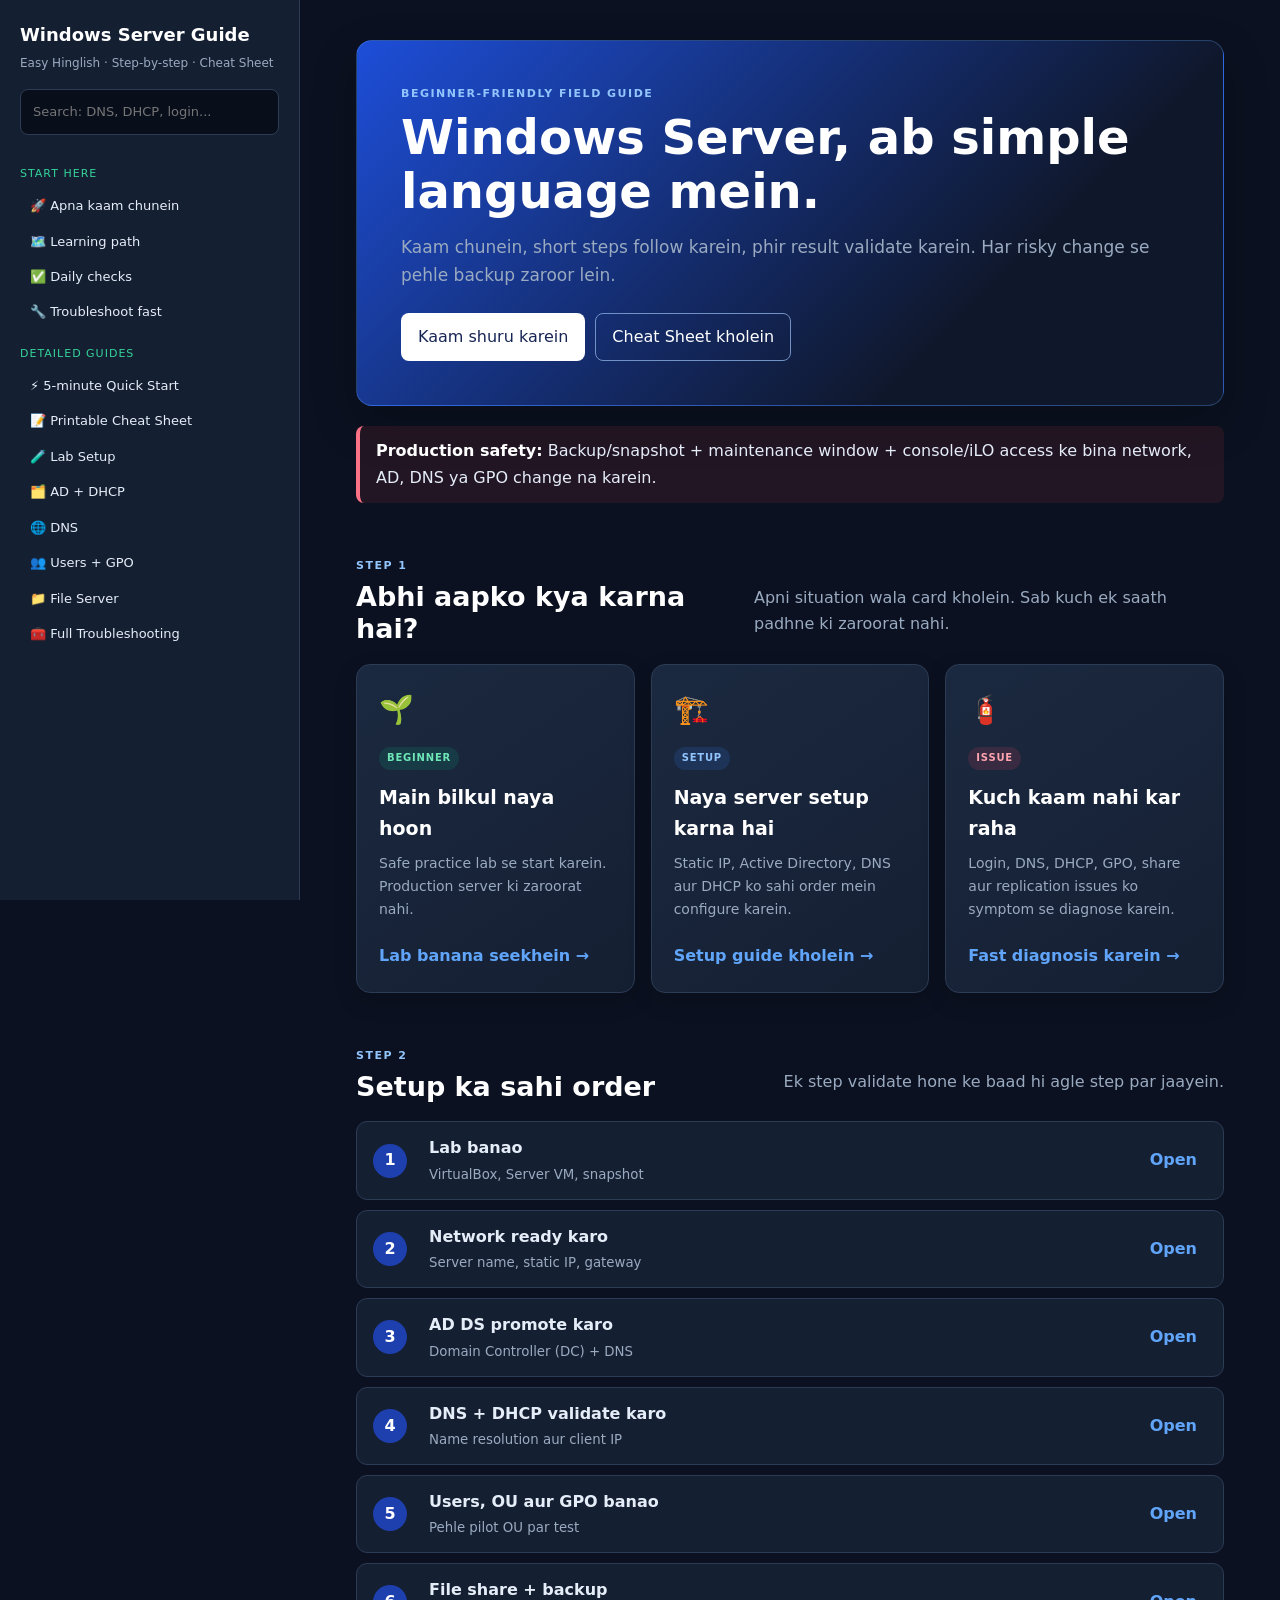
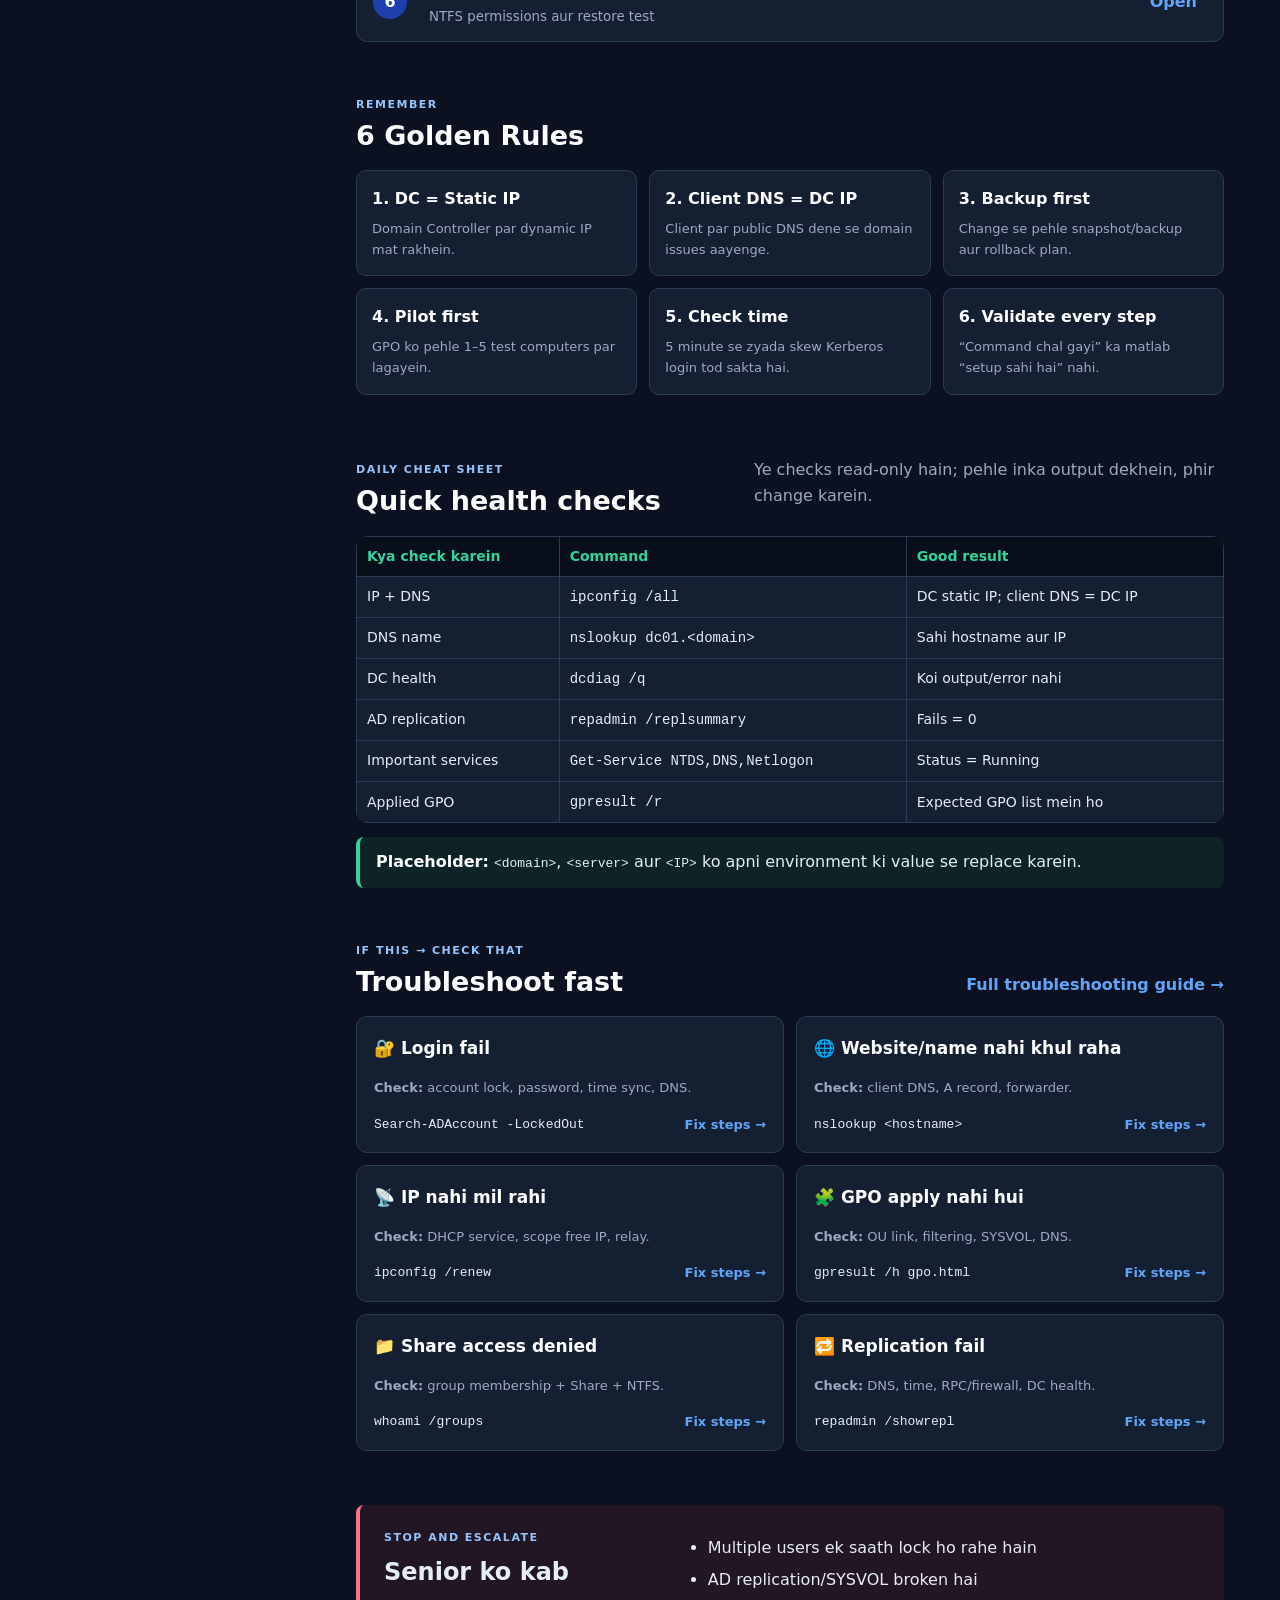
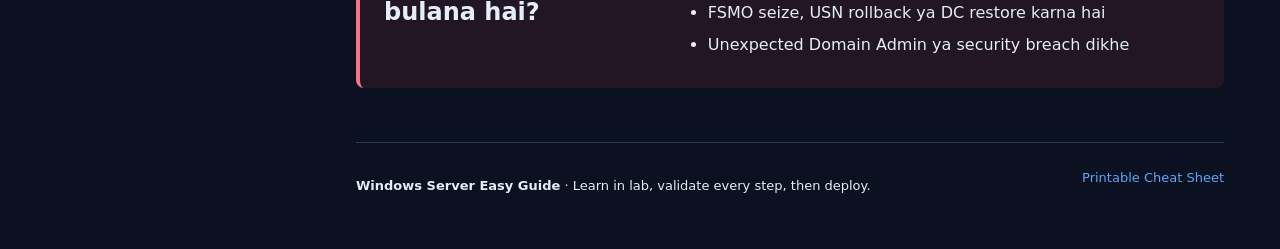
<file: windows-server-guide-main/windows-server-guide-main/public/index.html>
<!DOCTYPE html>
<html lang="hi-Latn">
<head>
<meta charset="UTF-8">
<meta name="viewport" content="width=device-width, initial-scale=1.0">
<meta name="description" content="Windows Server ko setup aur troubleshoot karne ke liye beginner-friendly Hinglish cheat sheet.">
<title>Windows Server Easy Cheat Sheet</title>
<link rel="stylesheet" href="gui-style.css">
</head>
<body>
<a class="skip-link" href="#main-content">Main content par jao</a>
<button class="menu-toggle" type="button" aria-expanded="false" aria-controls="sidebar">☰ Menu</button>
<div class="layout">
<nav class="sidebar" id="sidebar" aria-label="Main navigation">
  <h1>Windows Server Guide</h1>
  <div class="sub">Easy Hinglish · Step-by-step · Cheat Sheet</div>

  <label class="sr-only" for="guide-search">Guide mein search karein</label>
  <input class="search" id="guide-search" type="search" placeholder="Search: DNS, DHCP, login..." autocomplete="off">

  <div class="nav-group">Start Here</div>
  <a class="nav" href="#choose-path">🚀 Apna kaam chunein</a>
  <a class="nav" href="#learning-path">🗺️ Learning path</a>
  <a class="nav" href="#quick-checks">✅ Daily checks</a>
  <a class="nav" href="#troubleshoot">🔧 Troubleshoot fast</a>

  <div class="nav-group">Detailed Guides</div>
  <a class="nav" href="quickstart.html">⚡ 5-minute Quick Start</a>
  <a class="nav" href="cheatsheet.html">📝 Printable Cheat Sheet</a>
  <a class="nav" href="gui-lab-setup.html">🧪 Lab Setup</a>
  <a class="nav" href="gui-setup.html">🗂️ AD + DHCP</a>
  <a class="nav" href="gui-dns.html">🌐 DNS</a>
  <a class="nav" href="gui-users-gpo.html">👥 Users + GPO</a>
  <a class="nav" href="gui-fileserver.html">📁 File Server</a>
  <a class="nav" href="gui-troubleshooting.html">🧰 Full Troubleshooting</a>
</nav>

<main class="content dashboard" id="main-content">
  <header class="hero compact-hero">
    <span class="eyebrow">BEGINNER-FRIENDLY FIELD GUIDE</span>
    <h1>Windows Server, ab simple language mein.</h1>
    <p>Kaam chunein, short steps follow karein, phir result validate karein. Har risky change se pehle backup zaroor lein.</p>
    <div class="hero-actions">
      <a class="button primary" href="#choose-path">Kaam shuru karein</a>
      <a class="button secondary" href="cheatsheet.html">Cheat Sheet kholein</a>
    </div>
  </header>

  <div class="box danger" role="alert">
    <b>Production safety:</b> Backup/snapshot + maintenance window + console/iLO access ke bina network, AD, DNS ya GPO change na karein.
  </div>

  <section class="search-section" id="choose-path" data-search-card>
    <div class="section-heading">
      <div>
        <span class="eyebrow">STEP 1</span>
        <h2>Abhi aapko kya karna hai?</h2>
      </div>
      <p>Apni situation wala card kholein. Sab kuch ek saath padhne ki zaroorat nahi.</p>
    </div>
    <div class="card-grid path-grid">
      <article class="action-card">
        <span class="card-icon" aria-hidden="true">🌱</span>
        <span class="badge beginner">BEGINNER</span>
        <h3>Main bilkul naya hoon</h3>
        <p>Safe practice lab se start karein. Production server ki zaroorat nahi.</p>
        <a class="card-link" href="gui-lab-setup.html">Lab banana seekhein →</a>
      </article>
      <article class="action-card">
        <span class="card-icon" aria-hidden="true">🏗️</span>
        <span class="badge setup">SETUP</span>
        <h3>Naya server setup karna hai</h3>
        <p>Static IP, Active Directory, DNS aur DHCP ko sahi order mein configure karein.</p>
        <a class="card-link" href="gui-setup.html">Setup guide kholein →</a>
      </article>
      <article class="action-card">
        <span class="card-icon" aria-hidden="true">🧯</span>
        <span class="badge issue">ISSUE</span>
        <h3>Kuch kaam nahi kar raha</h3>
        <p>Login, DNS, DHCP, GPO, share aur replication issues ko symptom se diagnose karein.</p>
        <a class="card-link" href="#troubleshoot">Fast diagnosis karein →</a>
      </article>
    </div>
  </section>

  <section class="search-section" id="learning-path" data-search-card>
    <div class="section-heading">
      <div>
        <span class="eyebrow">STEP 2</span>
        <h2>Setup ka sahi order</h2>
      </div>
      <p>Ek step validate hone ke baad hi agle step par jaayein.</p>
    </div>
    <ol class="learning-path">
      <li><span class="step-number">1</span><div><b>Lab banao</b><small>VirtualBox, Server VM, snapshot</small></div><a href="gui-lab-setup.html">Open</a></li>
      <li><span class="step-number">2</span><div><b>Network ready karo</b><small>Server name, static IP, gateway</small></div><a href="gui-setup.html#prep">Open</a></li>
      <li><span class="step-number">3</span><div><b>AD DS promote karo</b><small>Domain Controller (DC) + DNS</small></div><a href="gui-setup.html#ad1">Open</a></li>
      <li><span class="step-number">4</span><div><b>DNS + DHCP validate karo</b><small>Name resolution aur client IP</small></div><a href="gui-dns.html#val">Open</a></li>
      <li><span class="step-number">5</span><div><b>Users, OU aur GPO banao</b><small>Pehle pilot OU par test</small></div><a href="gui-users-gpo.html">Open</a></li>
      <li><span class="step-number">6</span><div><b>File share + backup</b><small>NTFS permissions aur restore test</small></div><a href="gui-fileserver.html">Open</a></li>
    </ol>
  </section>

  <section class="search-section" id="golden-rules" data-search-card>
    <div class="section-heading">
      <div>
        <span class="eyebrow">REMEMBER</span>
        <h2>6 Golden Rules</h2>
      </div>
    </div>
    <div class="rule-grid">
      <div class="mini-card"><b>1. DC = Static IP</b><span>Domain Controller par dynamic IP mat rakhein.</span></div>
      <div class="mini-card"><b>2. Client DNS = DC IP</b><span>Client par public DNS dene se domain issues aayenge.</span></div>
      <div class="mini-card"><b>3. Backup first</b><span>Change se pehle snapshot/backup aur rollback plan.</span></div>
      <div class="mini-card"><b>4. Pilot first</b><span>GPO ko pehle 1–5 test computers par lagayein.</span></div>
      <div class="mini-card"><b>5. Check time</b><span>5 minute se zyada skew Kerberos login tod sakta hai.</span></div>
      <div class="mini-card"><b>6. Validate every step</b><span>“Command chal gayi” ka matlab “setup sahi hai” nahi.</span></div>
    </div>
  </section>

  <section class="search-section" id="quick-checks" data-search-card>
    <div class="section-heading">
      <div>
        <span class="eyebrow">DAILY CHEAT SHEET</span>
        <h2>Quick health checks</h2>
      </div>
      <p>Ye checks read-only hain; pehle inka output dekhein, phir change karein.</p>
    </div>
    <div class="table-wrap">
      <table class="cheat-table">
        <thead><tr><th>Kya check karein</th><th>Command</th><th>Good result</th></tr></thead>
        <tbody>
          <tr><td>IP + DNS</td><td><code>ipconfig /all</code></td><td>DC static IP; client DNS = DC IP</td></tr>
          <tr><td>DNS name</td><td><code>nslookup dc01.&lt;domain&gt;</code></td><td>Sahi hostname aur IP</td></tr>
          <tr><td>DC health</td><td><code>dcdiag /q</code></td><td>Koi output/error nahi</td></tr>
          <tr><td>AD replication</td><td><code>repadmin /replsummary</code></td><td>Fails = 0</td></tr>
          <tr><td>Important services</td><td><code>Get-Service NTDS,DNS,Netlogon</code></td><td>Status = Running</td></tr>
          <tr><td>Applied GPO</td><td><code>gpresult /r</code></td><td>Expected GPO list mein ho</td></tr>
        </tbody>
      </table>
    </div>
    <div class="box tip"><b>Placeholder:</b> <code>&lt;domain&gt;</code>, <code>&lt;server&gt;</code> aur <code>&lt;IP&gt;</code> ko apni environment ki value se replace karein.</div>
  </section>

  <section class="search-section" id="troubleshoot" data-search-card>
    <div class="section-heading">
      <div>
        <span class="eyebrow">IF THIS → CHECK THAT</span>
        <h2>Troubleshoot fast</h2>
      </div>
      <a class="text-link" href="gui-troubleshooting.html">Full troubleshooting guide →</a>
    </div>
    <div class="trouble-grid">
      <article class="trouble-card">
        <h3>🔐 Login fail</h3>
        <p><b>Check:</b> account lock, password, time sync, DNS.</p>
        <code>Search-ADAccount -LockedOut</code>
        <a href="gui-troubleshooting.html#login">Fix steps →</a>
      </article>
      <article class="trouble-card">
        <h3>🌐 Website/name nahi khul raha</h3>
        <p><b>Check:</b> client DNS, A record, forwarder.</p>
        <code>nslookup &lt;hostname&gt;</code>
        <a href="gui-troubleshooting.html#dns">Fix steps →</a>
      </article>
      <article class="trouble-card">
        <h3>📡 IP nahi mil rahi</h3>
        <p><b>Check:</b> DHCP service, scope free IP, relay.</p>
        <code>ipconfig /renew</code>
        <a href="gui-troubleshooting.html#dhcp">Fix steps →</a>
      </article>
      <article class="trouble-card">
        <h3>🧩 GPO apply nahi hui</h3>
        <p><b>Check:</b> OU link, filtering, SYSVOL, DNS.</p>
        <code>gpresult /h gpo.html</code>
        <a href="gui-troubleshooting.html#gpo">Fix steps →</a>
      </article>
      <article class="trouble-card">
        <h3>📁 Share access denied</h3>
        <p><b>Check:</b> group membership + Share + NTFS.</p>
        <code>whoami /groups</code>
        <a href="gui-troubleshooting.html#share">Fix steps →</a>
      </article>
      <article class="trouble-card">
        <h3>🔁 Replication fail</h3>
        <p><b>Check:</b> DNS, time, RPC/firewall, DC health.</p>
        <code>repadmin /showrepl</code>
        <a href="gui-troubleshooting.html#repl">Fix steps →</a>
      </article>
    </div>
  </section>

  <section class="search-section" id="escalate" data-search-card>
    <div class="box danger escalation">
      <div>
        <span class="eyebrow">STOP AND ESCALATE</span>
        <h2>Senior ko kab bulana hai?</h2>
      </div>
      <ul>
        <li>Multiple users ek saath lock ho rahe hain</li>
        <li>AD replication/SYSVOL broken hai</li>
        <li>FSMO seize, USN rollback ya DC restore karna hai</li>
        <li>Unexpected Domain Admin ya security breach dikhe</li>
      </ul>
    </div>
  </section>

  <div class="no-results" id="no-results" hidden>
    <h2>Koi result nahi mila</h2>
    <p>DNS, DHCP, login, GPO, share ya replication search karke dekhein.</p>
  </div>

  <footer class="site-footer">
    <p><b>Windows Server Easy Guide</b> · Learn in lab, validate every step, then deploy.</p>
    <a href="cheatsheet.html">Printable Cheat Sheet</a>
  </footer>
</main>
</div>

<script>
const menuButton = document.querySelector('.menu-toggle');
const sidebar = document.querySelector('#sidebar');
const search = document.querySelector('#guide-search');
const cards = [...document.querySelectorAll('[data-search-card]')];
const noResults = document.querySelector('#no-results');

menuButton.addEventListener('click', () => {
  const isOpen = sidebar.classList.toggle('is-open');
  menuButton.setAttribute('aria-expanded', String(isOpen));
});

sidebar.addEventListener('click', event => {
  if (event.target.matches('a') && window.innerWidth <= 800) {
    sidebar.classList.remove('is-open');
    menuButton.setAttribute('aria-expanded', 'false');
  }
});

search.addEventListener('input', () => {
  const query = search.value.toLowerCase().trim();
  let visible = 0;
  cards.forEach(card => {
    const match = !query || card.textContent.toLowerCase().includes(query);
    card.hidden = !match;
    if (match) visible += 1;
  });
  noResults.hidden = visible !== 0;
});
</script>
</body>
</html>
</file>
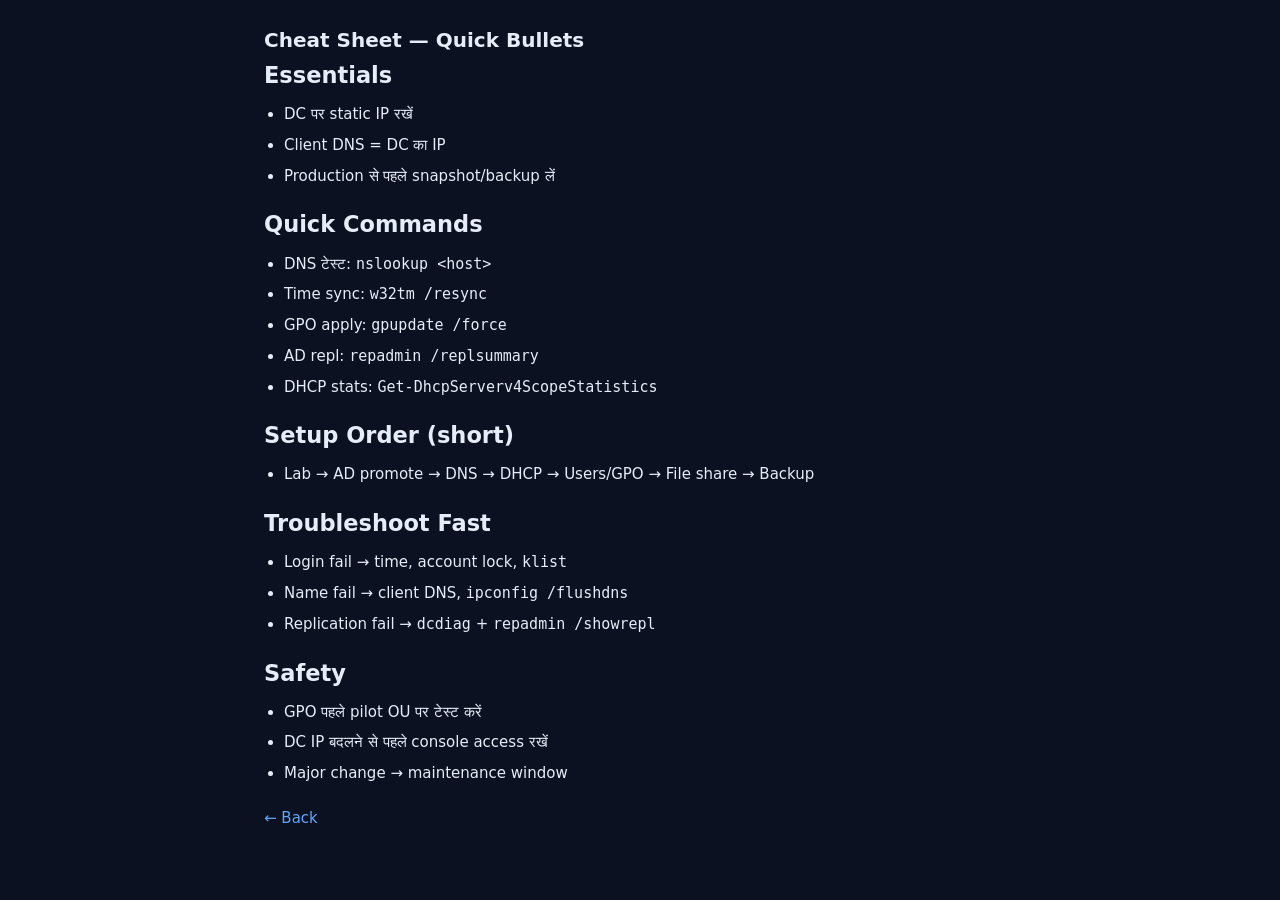
<file: windows-server-guide-main/windows-server-guide-main/public/cheatsheet-bullets.html>
<!DOCTYPE html>
<html lang="hi">
<head>
  <meta charset="utf-8">
  <meta name="viewport" content="width=device-width,initial-scale=1">
  <title>Cheat Sheet - Bullets</title>
  <link rel="stylesheet" href="gui-style.css">
  <style>body{padding:24px;max-width:800px;margin:auto;font-size:15px}ul{margin:8px 0 18px 20px}h1{font-size:20px}</style>
</head>
<body>
  <h1>Cheat Sheet — Quick Bullets</h1>

  <h2>Essentials</h2>
  <ul>
    <li>DC पर static IP रखें</li>
    <li>Client DNS = DC का IP</li>
    <li>Production से पहले snapshot/backup लें</li>
  </ul>

  <h2>Quick Commands</h2>
  <ul>
    <li>DNS टेस्ट: <code>nslookup &lt;host&gt;</code></li>
    <li>Time sync: <code>w32tm /resync</code></li>
    <li>GPO apply: <code>gpupdate /force</code></li>
    <li>AD repl: <code>repadmin /replsummary</code></li>
    <li>DHCP stats: <code>Get-DhcpServerv4ScopeStatistics</code></li>
  </ul>

  <h2>Setup Order (short)</h2>
  <ul>
    <li>Lab → AD promote → DNS → DHCP → Users/GPO → File share → Backup</li>
  </ul>

  <h2>Troubleshoot Fast</h2>
  <ul>
    <li>Login fail → time, account lock, <code>klist</code></li>
    <li>Name fail → client DNS, <code>ipconfig /flushdns</code></li>
    <li>Replication fail → <code>dcdiag</code> + <code>repadmin /showrepl</code></li>
  </ul>

  <h2>Safety</h2>
  <ul>
    <li>GPO पहले pilot OU पर टेस्ट करें</li>
    <li>DC IP बदलने से पहले console access रखें</li>
    <li>Major change → maintenance window</li>
  </ul>

  <p style="margin-top:20px"><a href="index.html">← Back</a></p>
</body>
</html>
</file>
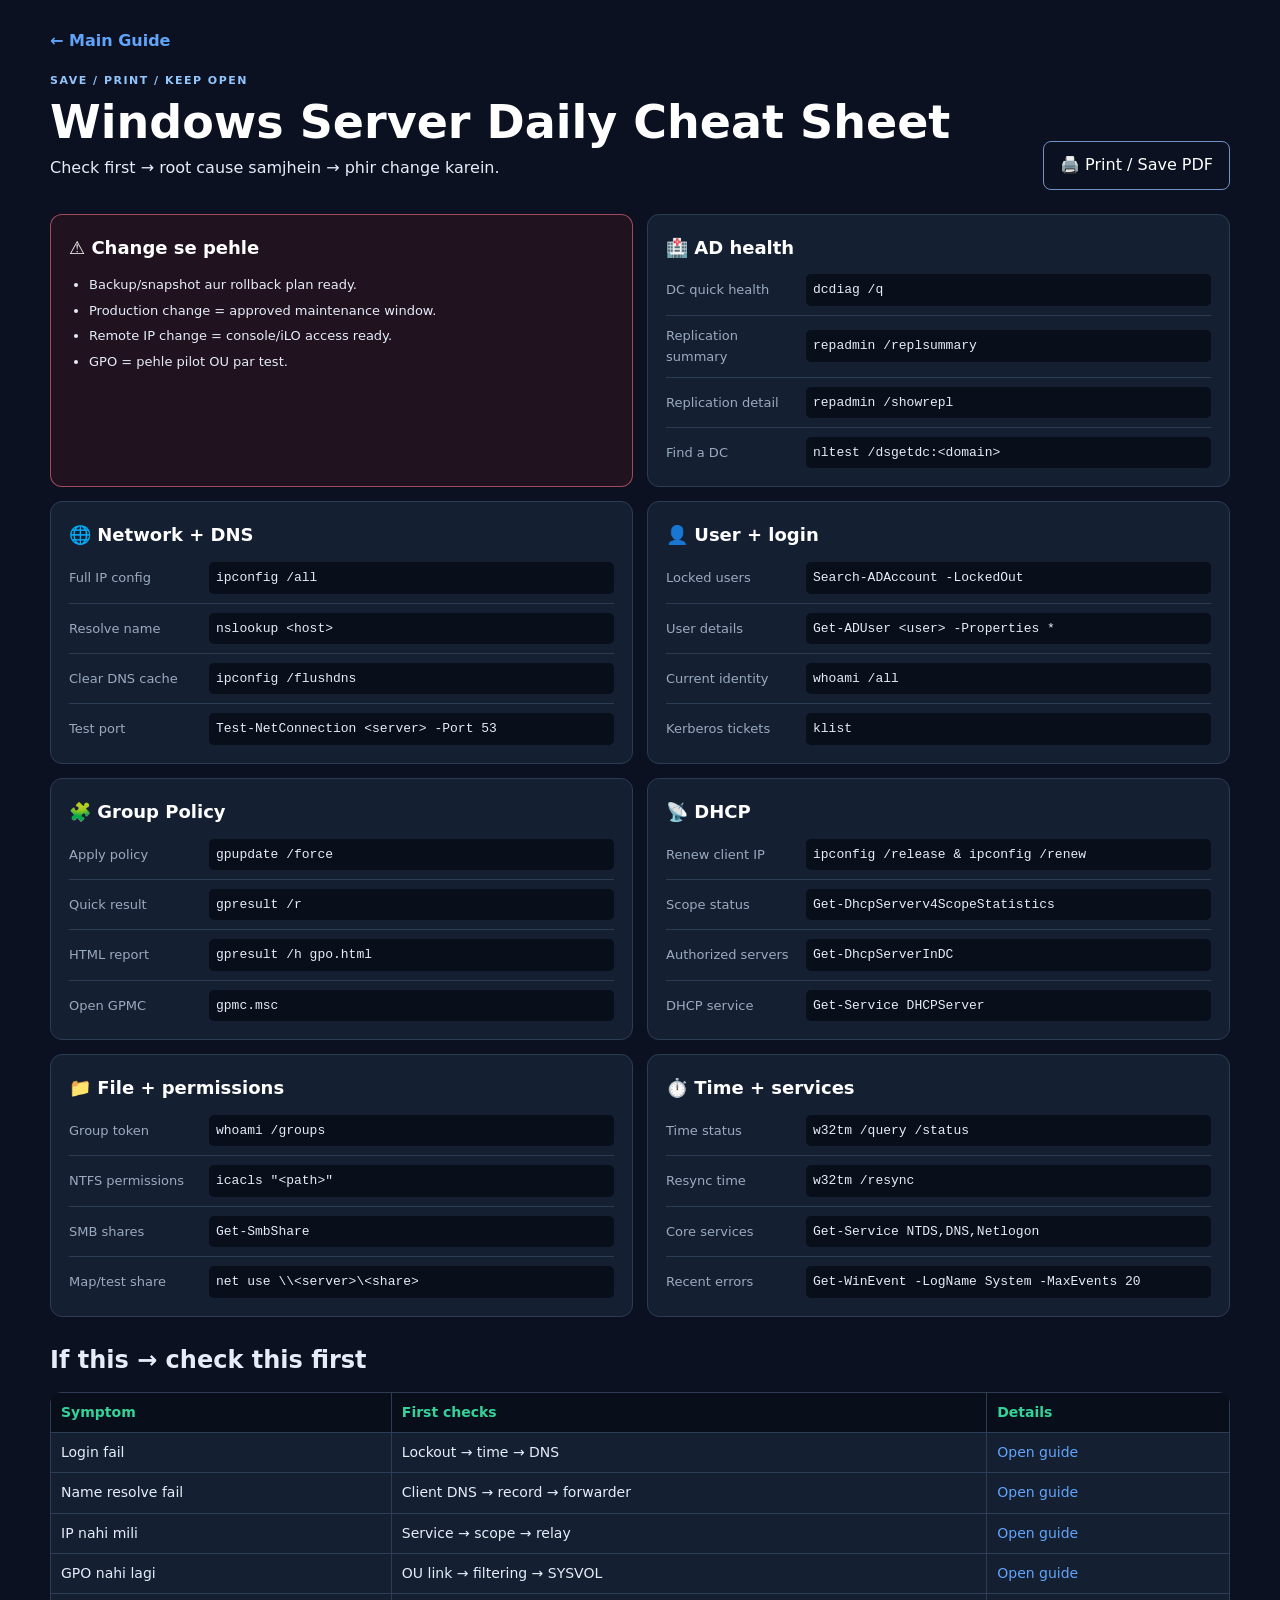
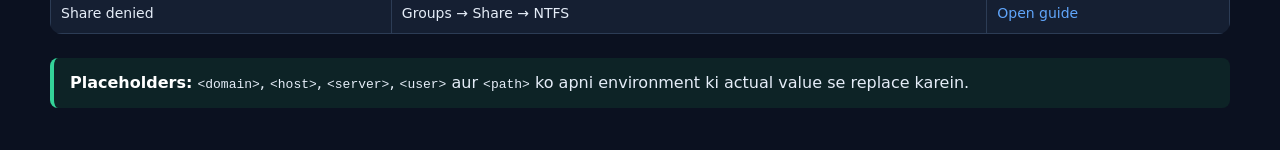
<file: windows-server-guide-main/windows-server-guide-main/public/cheatsheet.html>
<!DOCTYPE html>
<html lang="hi-Latn">
<head>
  <meta charset="utf-8">
  <meta name="viewport" content="width=device-width,initial-scale=1">
  <meta name="description" content="Windows Server daily commands aur troubleshooting ki printable cheat sheet.">
  <title>Windows Server Printable Cheat Sheet</title>
  <link rel="stylesheet" href="gui-style.css">
</head>
<body class="standalone-page">
  <a class="skip-link" href="#main-content">Main content par jao</a>
  <main class="standalone-content wide" id="main-content">
    <div class="cheat-header">
      <div>
        <a class="back-link" href="index.html">← Main Guide</a>
        <span class="eyebrow">SAVE / PRINT / KEEP OPEN</span>
        <h1>Windows Server Daily Cheat Sheet</h1>
        <p>Check first → root cause samjhein → phir change karein.</p>
      </div>
      <button class="button secondary print-button" type="button" onclick="window.print()">🖨️ Print / Save PDF</button>
    </div>

    <div class="cheat-columns">
      <section class="cheat-panel danger-panel">
        <h2>⚠️ Change se pehle</h2>
        <ul class="tight-list">
          <li>Backup/snapshot aur rollback plan ready.</li>
          <li>Production change = approved maintenance window.</li>
          <li>Remote IP change = console/iLO access ready.</li>
          <li>GPO = pehle pilot OU par test.</li>
        </ul>
      </section>

      <section class="cheat-panel">
        <h2>🏥 AD health</h2>
        <dl class="command-list">
          <div><dt>DC quick health</dt><dd><code>dcdiag /q</code></dd></div>
          <div><dt>Replication summary</dt><dd><code>repadmin /replsummary</code></dd></div>
          <div><dt>Replication detail</dt><dd><code>repadmin /showrepl</code></dd></div>
          <div><dt>Find a DC</dt><dd><code>nltest /dsgetdc:&lt;domain&gt;</code></dd></div>
        </dl>
      </section>

      <section class="cheat-panel">
        <h2>🌐 Network + DNS</h2>
        <dl class="command-list">
          <div><dt>Full IP config</dt><dd><code>ipconfig /all</code></dd></div>
          <div><dt>Resolve name</dt><dd><code>nslookup &lt;host&gt;</code></dd></div>
          <div><dt>Clear DNS cache</dt><dd><code>ipconfig /flushdns</code></dd></div>
          <div><dt>Test port</dt><dd><code>Test-NetConnection &lt;server&gt; -Port 53</code></dd></div>
        </dl>
      </section>

      <section class="cheat-panel">
        <h2>👤 User + login</h2>
        <dl class="command-list">
          <div><dt>Locked users</dt><dd><code>Search-ADAccount -LockedOut</code></dd></div>
          <div><dt>User details</dt><dd><code>Get-ADUser &lt;user&gt; -Properties *</code></dd></div>
          <div><dt>Current identity</dt><dd><code>whoami /all</code></dd></div>
          <div><dt>Kerberos tickets</dt><dd><code>klist</code></dd></div>
        </dl>
      </section>

      <section class="cheat-panel">
        <h2>🧩 Group Policy</h2>
        <dl class="command-list">
          <div><dt>Apply policy</dt><dd><code>gpupdate /force</code></dd></div>
          <div><dt>Quick result</dt><dd><code>gpresult /r</code></dd></div>
          <div><dt>HTML report</dt><dd><code>gpresult /h gpo.html</code></dd></div>
          <div><dt>Open GPMC</dt><dd><code>gpmc.msc</code></dd></div>
        </dl>
      </section>

      <section class="cheat-panel">
        <h2>📡 DHCP</h2>
        <dl class="command-list">
          <div><dt>Renew client IP</dt><dd><code>ipconfig /release &amp; ipconfig /renew</code></dd></div>
          <div><dt>Scope status</dt><dd><code>Get-DhcpServerv4ScopeStatistics</code></dd></div>
          <div><dt>Authorized servers</dt><dd><code>Get-DhcpServerInDC</code></dd></div>
          <div><dt>DHCP service</dt><dd><code>Get-Service DHCPServer</code></dd></div>
        </dl>
      </section>

      <section class="cheat-panel">
        <h2>📁 File + permissions</h2>
        <dl class="command-list">
          <div><dt>Group token</dt><dd><code>whoami /groups</code></dd></div>
          <div><dt>NTFS permissions</dt><dd><code>icacls "&lt;path&gt;"</code></dd></div>
          <div><dt>SMB shares</dt><dd><code>Get-SmbShare</code></dd></div>
          <div><dt>Map/test share</dt><dd><code>net use \\&lt;server&gt;\&lt;share&gt;</code></dd></div>
        </dl>
      </section>

      <section class="cheat-panel">
        <h2>⏱️ Time + services</h2>
        <dl class="command-list">
          <div><dt>Time status</dt><dd><code>w32tm /query /status</code></dd></div>
          <div><dt>Resync time</dt><dd><code>w32tm /resync</code></dd></div>
          <div><dt>Core services</dt><dd><code>Get-Service NTDS,DNS,Netlogon</code></dd></div>
          <div><dt>Recent errors</dt><dd><code>Get-WinEvent -LogName System -MaxEvents 20</code></dd></div>
        </dl>
      </section>
    </div>

    <section class="if-then">
      <h2>If this → check this first</h2>
      <div class="table-wrap">
        <table class="cheat-table">
          <thead><tr><th>Symptom</th><th>First checks</th><th>Details</th></tr></thead>
          <tbody>
            <tr><td>Login fail</td><td>Lockout → time → DNS</td><td><a href="gui-troubleshooting.html#login">Open guide</a></td></tr>
            <tr><td>Name resolve fail</td><td>Client DNS → record → forwarder</td><td><a href="gui-troubleshooting.html#dns">Open guide</a></td></tr>
            <tr><td>IP nahi mili</td><td>Service → scope → relay</td><td><a href="gui-troubleshooting.html#dhcp">Open guide</a></td></tr>
            <tr><td>GPO nahi lagi</td><td>OU link → filtering → SYSVOL</td><td><a href="gui-troubleshooting.html#gpo">Open guide</a></td></tr>
            <tr><td>Share denied</td><td>Groups → Share → NTFS</td><td><a href="gui-troubleshooting.html#share">Open guide</a></td></tr>
          </tbody>
        </table>
      </div>
    </section>

    <div class="box tip"><b>Placeholders:</b> <code>&lt;domain&gt;</code>, <code>&lt;host&gt;</code>, <code>&lt;server&gt;</code>, <code>&lt;user&gt;</code> aur <code>&lt;path&gt;</code> ko apni environment ki actual value se replace karein.</div>
  </main>
</body>
</html>
</file>
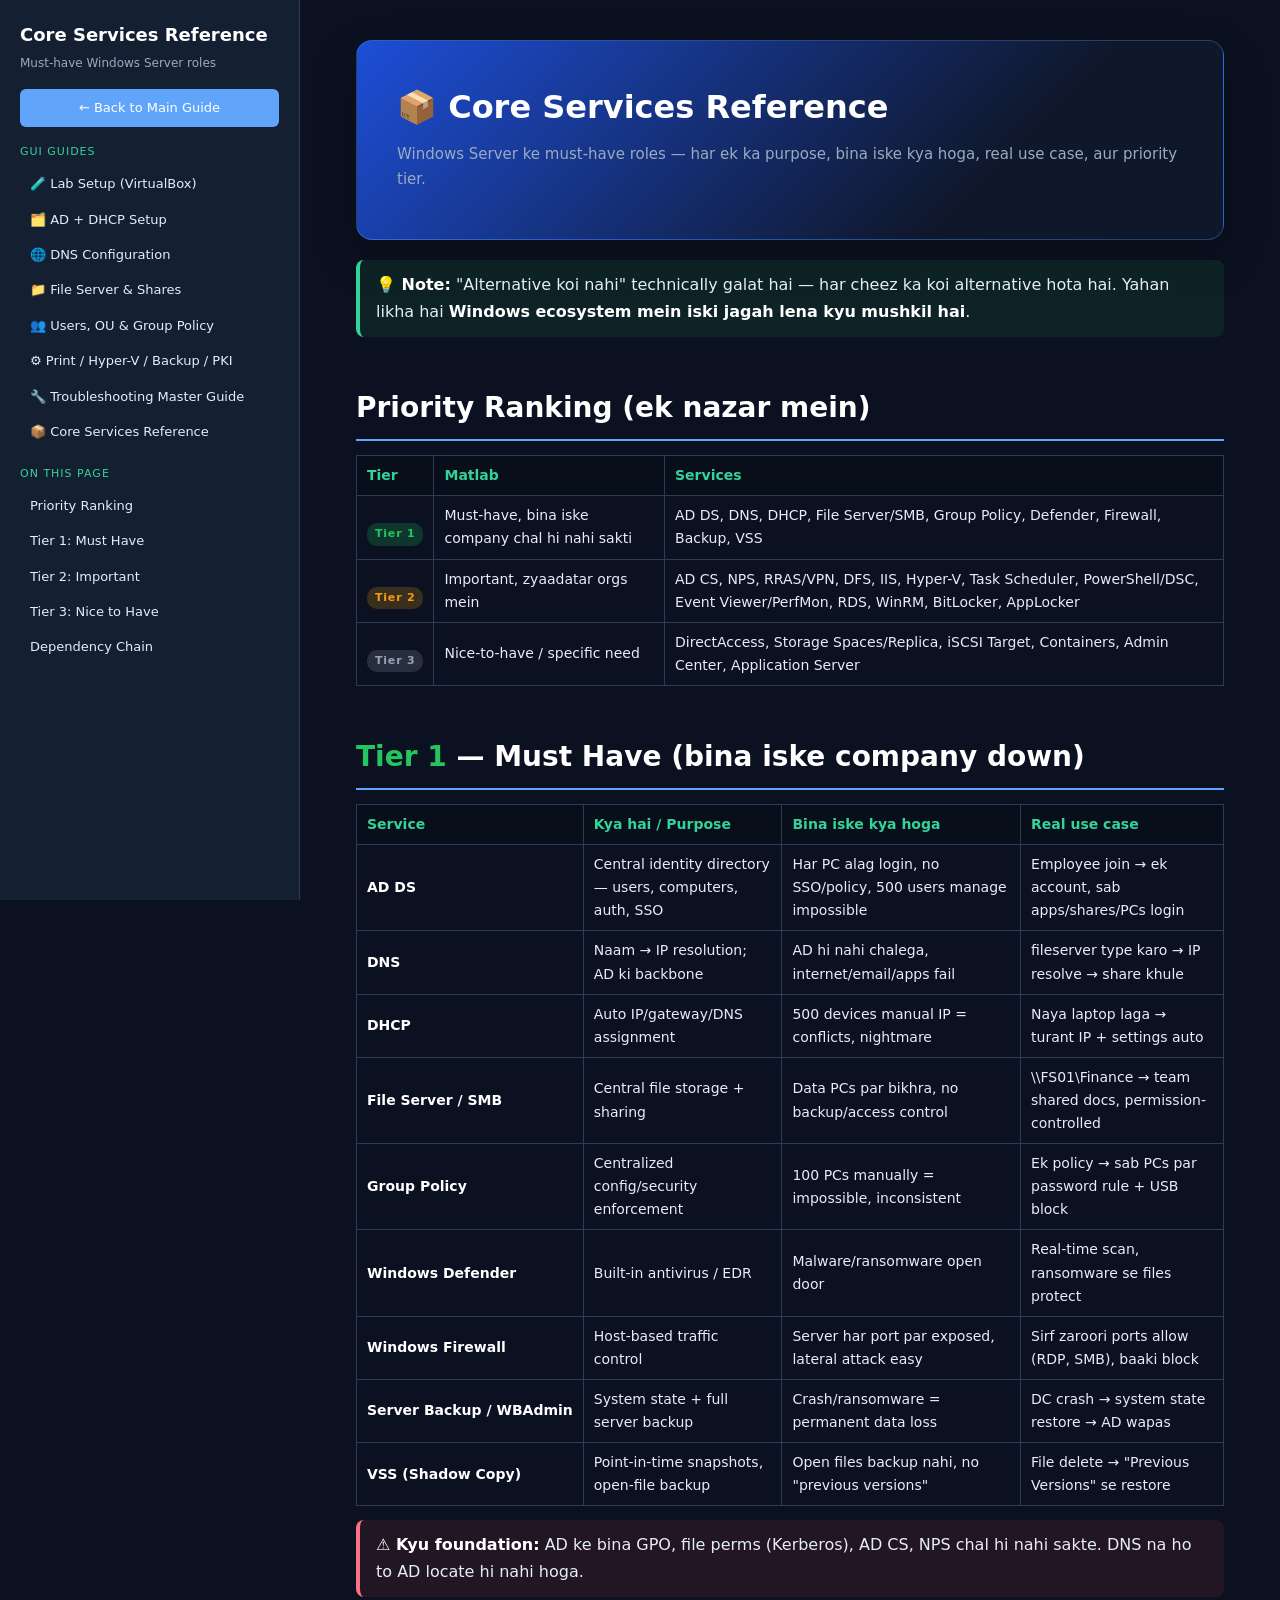
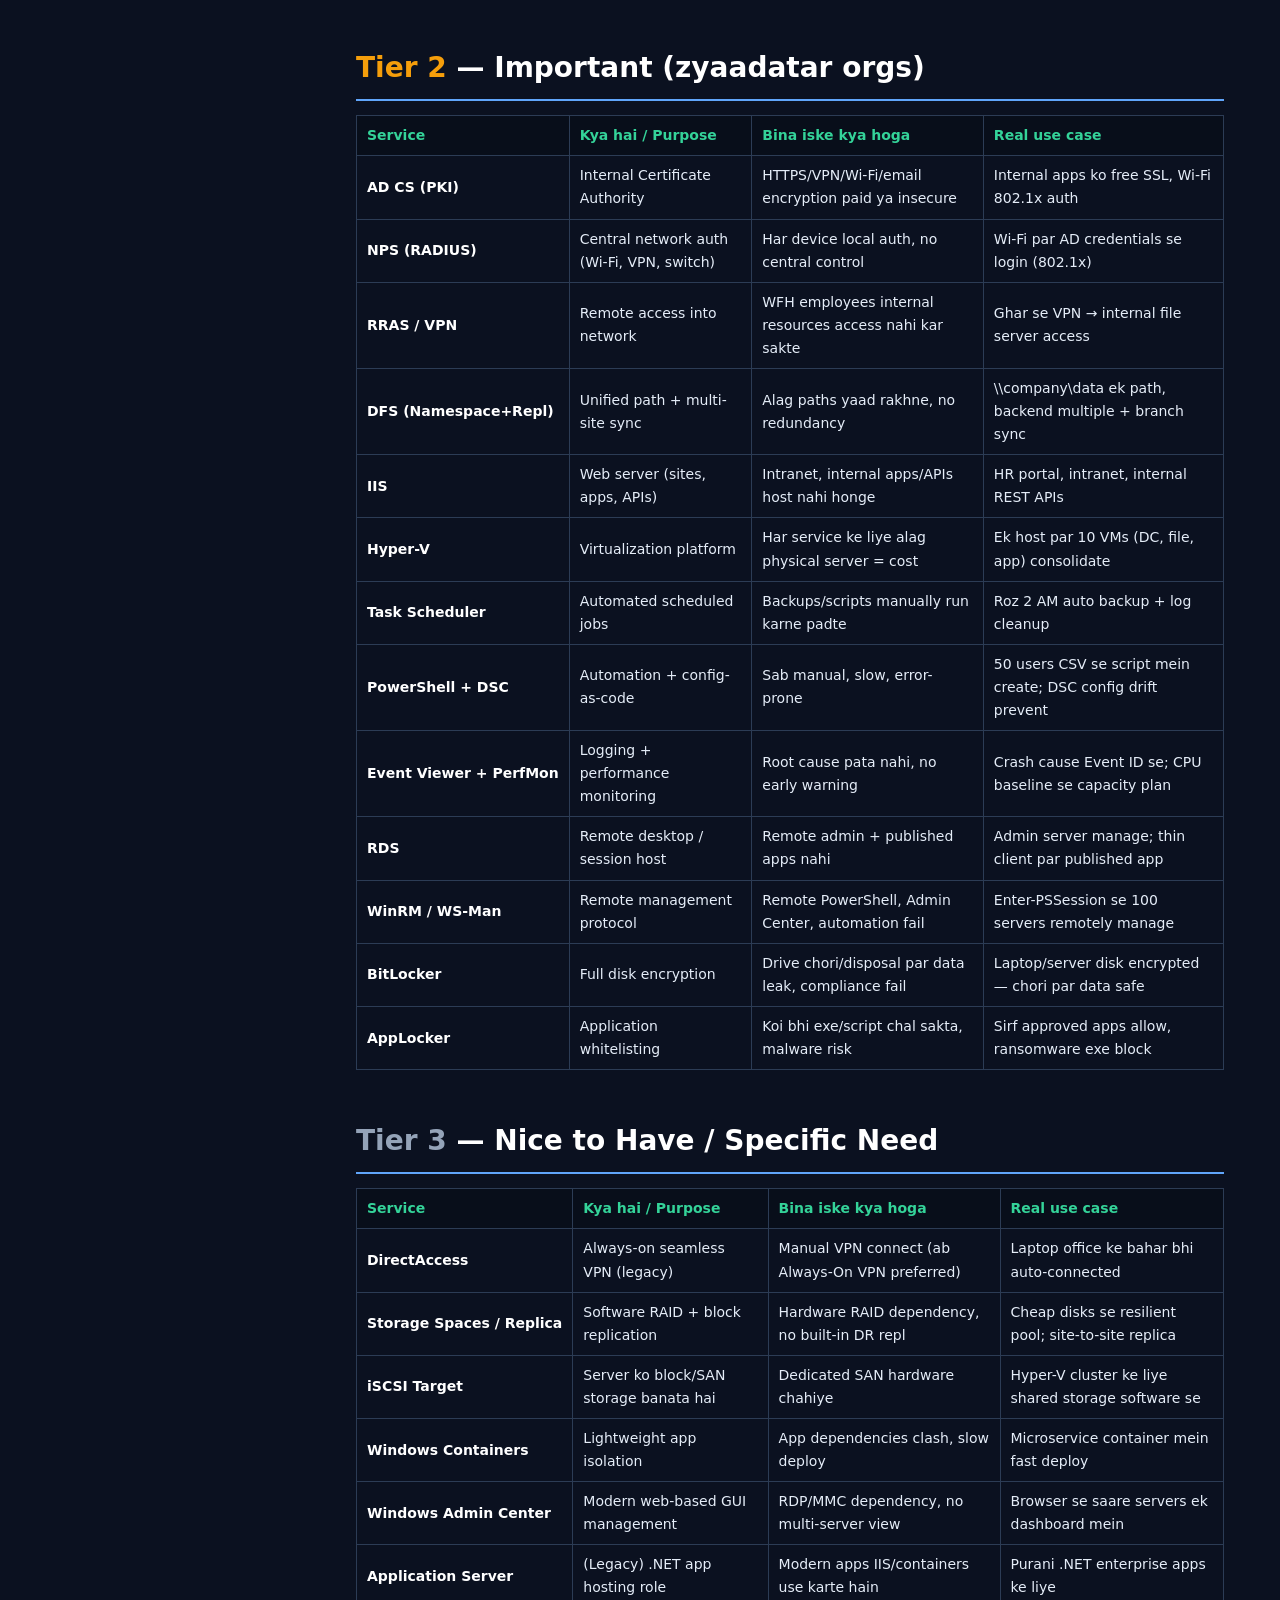
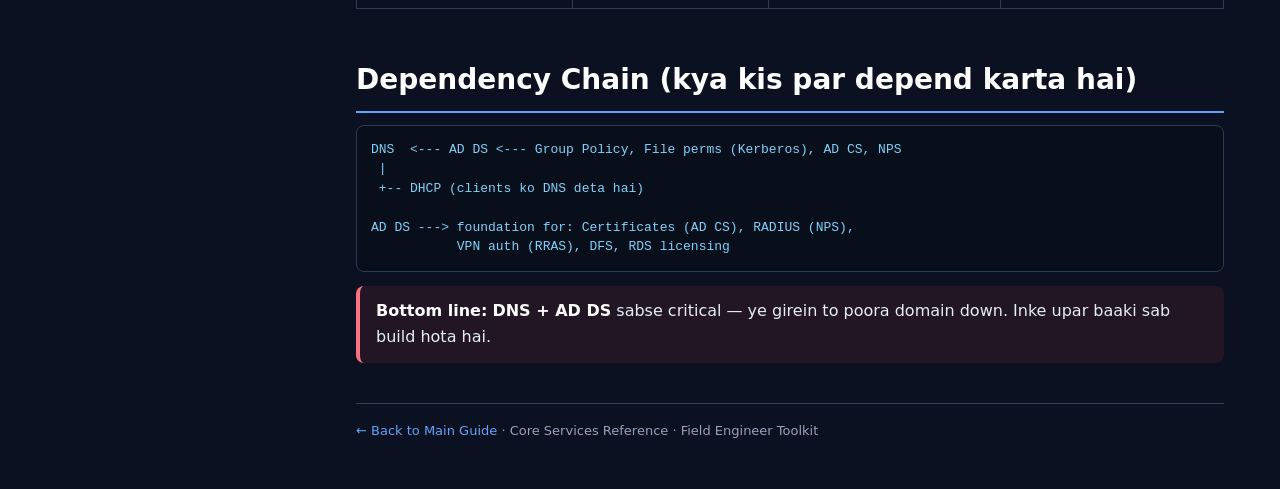
<file: windows-server-guide-main/windows-server-guide-main/public/gui-core-services.html>
<!DOCTYPE html>
<html lang="en">
<head>
<meta charset="UTF-8">
<meta name="viewport" content="width=device-width, initial-scale=1.0">
<title>Core Services Reference</title>
<link rel="stylesheet" href="gui-style.css">
<style>
pre{background:var(--code);border:1px solid var(--border);border-radius:8px;padding:14px;overflow-x:auto;margin:12px 0;color:#7dd3fc;font-family:Consolas,monospace;font-size:13px;line-height:1.5}
.tier1{color:#22c55e;font-weight:bold}.tier2{color:#f59e0b;font-weight:bold}.tier3{color:#94a3b8;font-weight:bold}
td:first-child{font-weight:600;color:#fff;white-space:nowrap}
.badge{display:inline-block;padding:2px 8px;border-radius:10px;font-size:11px;font-weight:bold}
.b1{background:rgba(34,197,94,.2);color:#22c55e}.b2{background:rgba(245,158,11,.2);color:#f59e0b}.b3{background:rgba(148,163,184,.2);color:#94a3b8}
</style>
</head>
<body>
<div class="layout">
<nav class="sidebar">
<h1>Core Services Reference</h1>
<div class="sub">Must-have Windows Server roles</div>
<a class="back" href="index.html">← Back to Main Guide</a>
<div class="nav-group">GUI Guides</div>
<a class="nav" href="gui-lab-setup.html">🧪 Lab Setup (VirtualBox)</a>
<a class="nav" href="gui-setup.html">🗂️ AD + DHCP Setup</a>
<a class="nav" href="gui-dns.html">🌐 DNS Configuration</a>
<a class="nav" href="gui-fileserver.html">📁 File Server &amp; Shares</a>
<a class="nav" href="gui-users-gpo.html">👥 Users, OU &amp; Group Policy</a>
<a class="nav" href="gui-roles.html">⚙️ Print / Hyper-V / Backup / PKI</a>
<a class="nav" href="gui-troubleshooting.html">🔧 Troubleshooting Master Guide</a>
<a class="nav" href="gui-core-services.html">📦 Core Services Reference</a>
<div class="nav-group">On This Page</div>
<a class="nav" href="#rank">Priority Ranking</a>
<a class="nav" href="#tier1">Tier 1: Must Have</a>
<a class="nav" href="#tier2">Tier 2: Important</a>
<a class="nav" href="#tier3">Tier 3: Nice to Have</a>
<a class="nav" href="#dep">Dependency Chain</a>
</nav>
<main class="content">
<div class="hero"><h1>📦 Core Services Reference</h1><p>Windows Server ke must-have roles — har ek ka purpose, bina iske kya hoga, real use case, aur priority tier.</p></div>

<div class="box tip"><b>💡 Note:</b> "Alternative koi nahi" technically galat hai — har cheez ka koi alternative hota hai. Yahan likha hai <b>Windows ecosystem mein iski jagah lena kyu mushkil hai</b>.</div>

<h2 class="section" id="rank">Priority Ranking (ek nazar mein)</h2>
<table>
<tr><th>Tier</th><th>Matlab</th><th>Services</th></tr>
<tr><td><span class="badge b1">Tier 1</span></td><td>Must-have, bina iske company chal hi nahi sakti</td><td>AD DS, DNS, DHCP, File Server/SMB, Group Policy, Defender, Firewall, Backup, VSS</td></tr>
<tr><td><span class="badge b2">Tier 2</span></td><td>Important, zyaadatar orgs mein</td><td>AD CS, NPS, RRAS/VPN, DFS, IIS, Hyper-V, Task Scheduler, PowerShell/DSC, Event Viewer/PerfMon, RDS, WinRM, BitLocker, AppLocker</td></tr>
<tr><td><span class="badge b3">Tier 3</span></td><td>Nice-to-have / specific need</td><td>DirectAccess, Storage Spaces/Replica, iSCSI Target, Containers, Admin Center, Application Server</td></tr>
</table>

<h2 class="section" id="tier1"><span class="tier1">Tier 1</span> — Must Have (bina iske company down)</h2>
<table>
<tr><th>Service</th><th>Kya hai / Purpose</th><th>Bina iske kya hoga</th><th>Real use case</th></tr>
<tr><td>AD DS</td><td>Central identity directory — users, computers, auth, SSO</td><td>Har PC alag login, no SSO/policy, 500 users manage impossible</td><td>Employee join → ek account, sab apps/shares/PCs login</td></tr>
<tr><td>DNS</td><td>Naam → IP resolution; AD ki backbone</td><td>AD hi nahi chalega, internet/email/apps fail</td><td>fileserver type karo → IP resolve → share khule</td></tr>
<tr><td>DHCP</td><td>Auto IP/gateway/DNS assignment</td><td>500 devices manual IP = conflicts, nightmare</td><td>Naya laptop laga → turant IP + settings auto</td></tr>
<tr><td>File Server / SMB</td><td>Central file storage + sharing</td><td>Data PCs par bikhra, no backup/access control</td><td>\\FS01\Finance → team shared docs, permission-controlled</td></tr>
<tr><td>Group Policy</td><td>Centralized config/security enforcement</td><td>100 PCs manually = impossible, inconsistent</td><td>Ek policy → sab PCs par password rule + USB block</td></tr>
<tr><td>Windows Defender</td><td>Built-in antivirus / EDR</td><td>Malware/ransomware open door</td><td>Real-time scan, ransomware se files protect</td></tr>
<tr><td>Windows Firewall</td><td>Host-based traffic control</td><td>Server har port par exposed, lateral attack easy</td><td>Sirf zaroori ports allow (RDP, SMB), baaki block</td></tr>
<tr><td>Server Backup / WBAdmin</td><td>System state + full server backup</td><td>Crash/ransomware = permanent data loss</td><td>DC crash → system state restore → AD wapas</td></tr>
<tr><td>VSS (Shadow Copy)</td><td>Point-in-time snapshots, open-file backup</td><td>Open files backup nahi, no "previous versions"</td><td>File delete → "Previous Versions" se restore</td></tr>
</table>
<div class="box danger"><b>⚠️ Kyu foundation:</b> AD ke bina GPO, file perms (Kerberos), AD CS, NPS chal hi nahi sakte. DNS na ho to AD locate hi nahi hoga.</div>

<h2 class="section" id="tier2"><span class="tier2">Tier 2</span> — Important (zyaadatar orgs)</h2>
<table>
<tr><th>Service</th><th>Kya hai / Purpose</th><th>Bina iske kya hoga</th><th>Real use case</th></tr>
<tr><td>AD CS (PKI)</td><td>Internal Certificate Authority</td><td>HTTPS/VPN/Wi-Fi/email encryption paid ya insecure</td><td>Internal apps ko free SSL, Wi-Fi 802.1x auth</td></tr>
<tr><td>NPS (RADIUS)</td><td>Central network auth (Wi-Fi, VPN, switch)</td><td>Har device local auth, no central control</td><td>Wi-Fi par AD credentials se login (802.1x)</td></tr>
<tr><td>RRAS / VPN</td><td>Remote access into network</td><td>WFH employees internal resources access nahi kar sakte</td><td>Ghar se VPN → internal file server access</td></tr>
<tr><td>DFS (Namespace+Repl)</td><td>Unified path + multi-site sync</td><td>Alag paths yaad rakhne, no redundancy</td><td>\\company\data ek path, backend multiple + branch sync</td></tr>
<tr><td>IIS</td><td>Web server (sites, apps, APIs)</td><td>Intranet, internal apps/APIs host nahi honge</td><td>HR portal, intranet, internal REST APIs</td></tr>
<tr><td>Hyper-V</td><td>Virtualization platform</td><td>Har service ke liye alag physical server = cost</td><td>Ek host par 10 VMs (DC, file, app) consolidate</td></tr>
<tr><td>Task Scheduler</td><td>Automated scheduled jobs</td><td>Backups/scripts manually run karne padte</td><td>Roz 2 AM auto backup + log cleanup</td></tr>
<tr><td>PowerShell + DSC</td><td>Automation + config-as-code</td><td>Sab manual, slow, error-prone</td><td>50 users CSV se script mein create; DSC config drift prevent</td></tr>
<tr><td>Event Viewer + PerfMon</td><td>Logging + performance monitoring</td><td>Root cause pata nahi, no early warning</td><td>Crash cause Event ID se; CPU baseline se capacity plan</td></tr>
<tr><td>RDS</td><td>Remote desktop / session host</td><td>Remote admin + published apps nahi</td><td>Admin server manage; thin client par published app</td></tr>
<tr><td>WinRM / WS-Man</td><td>Remote management protocol</td><td>Remote PowerShell, Admin Center, automation fail</td><td>Enter-PSSession se 100 servers remotely manage</td></tr>
<tr><td>BitLocker</td><td>Full disk encryption</td><td>Drive chori/disposal par data leak, compliance fail</td><td>Laptop/server disk encrypted — chori par data safe</td></tr>
<tr><td>AppLocker</td><td>Application whitelisting</td><td>Koi bhi exe/script chal sakta, malware risk</td><td>Sirf approved apps allow, ransomware exe block</td></tr>
</table>

<h2 class="section" id="tier3"><span class="tier3">Tier 3</span> — Nice to Have / Specific Need</h2>
<table>
<tr><th>Service</th><th>Kya hai / Purpose</th><th>Bina iske kya hoga</th><th>Real use case</th></tr>
<tr><td>DirectAccess</td><td>Always-on seamless VPN (legacy)</td><td>Manual VPN connect (ab Always-On VPN preferred)</td><td>Laptop office ke bahar bhi auto-connected</td></tr>
<tr><td>Storage Spaces / Replica</td><td>Software RAID + block replication</td><td>Hardware RAID dependency, no built-in DR repl</td><td>Cheap disks se resilient pool; site-to-site replica</td></tr>
<tr><td>iSCSI Target</td><td>Server ko block/SAN storage banata hai</td><td>Dedicated SAN hardware chahiye</td><td>Hyper-V cluster ke liye shared storage software se</td></tr>
<tr><td>Windows Containers</td><td>Lightweight app isolation</td><td>App dependencies clash, slow deploy</td><td>Microservice container mein fast deploy</td></tr>
<tr><td>Windows Admin Center</td><td>Modern web-based GUI management</td><td>RDP/MMC dependency, no multi-server view</td><td>Browser se saare servers ek dashboard mein</td></tr>
<tr><td>Application Server</td><td>(Legacy) .NET app hosting role</td><td>Modern apps IIS/containers use karte hain</td><td>Purani .NET enterprise apps ke liye</td></tr>
</table>

<h2 class="section" id="dep">Dependency Chain (kya kis par depend karta hai)</h2>
<pre>DNS  &lt;--- AD DS &lt;--- Group Policy, File perms (Kerberos), AD CS, NPS
 |
 +-- DHCP (clients ko DNS deta hai)

AD DS ---&gt; foundation for: Certificates (AD CS), RADIUS (NPS),
           VPN auth (RRAS), DFS, RDS licensing</pre>
<div class="box danger"><b>Bottom line:</b> <b>DNS + AD DS</b> sabse critical — ye girein to poora domain down. Inke upar baaki sab build hota hai.</div>

<p style="margin-top:40px;color:#94a3b8;font-size:13px;border-top:1px solid #334155;padding-top:16px"><a href="index.html">← Back to Main Guide</a> · Core Services Reference · Field Engineer Toolkit</p>
</main>
</div>
</body>
</html>
</file>
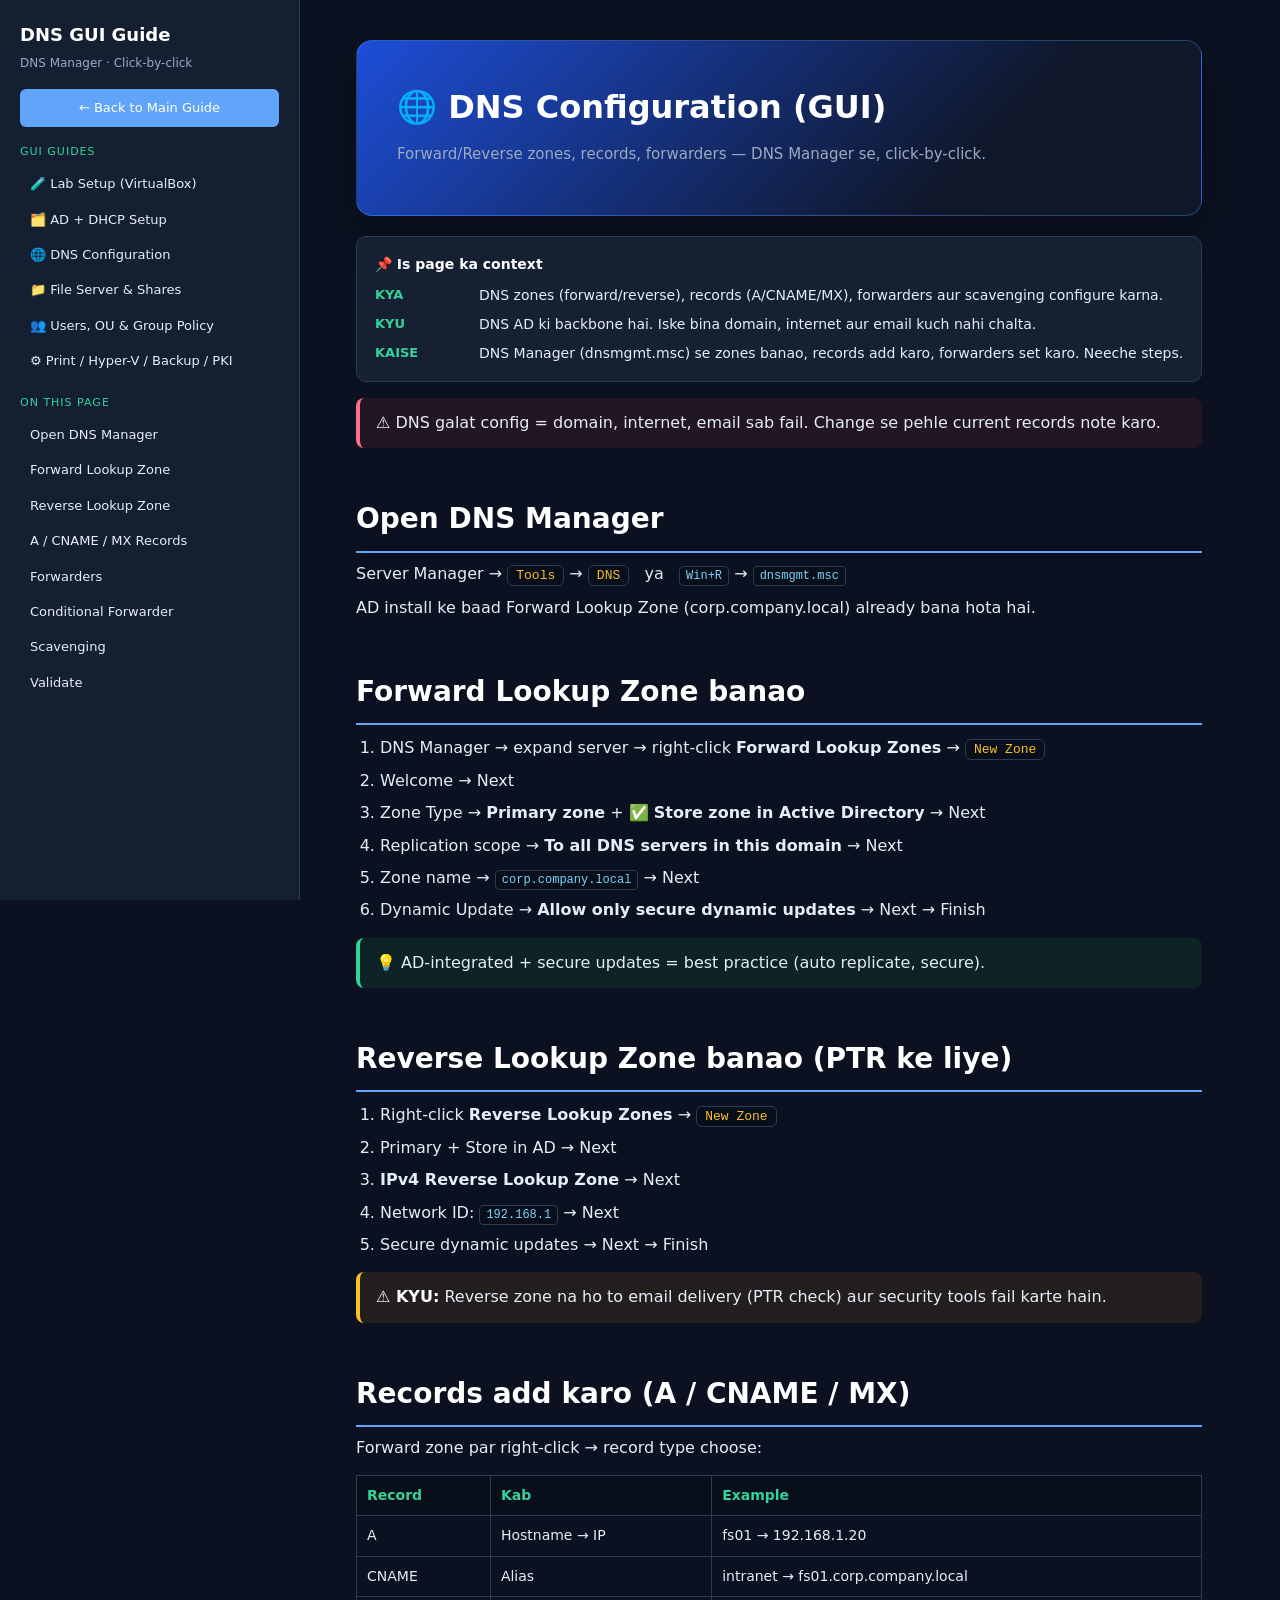
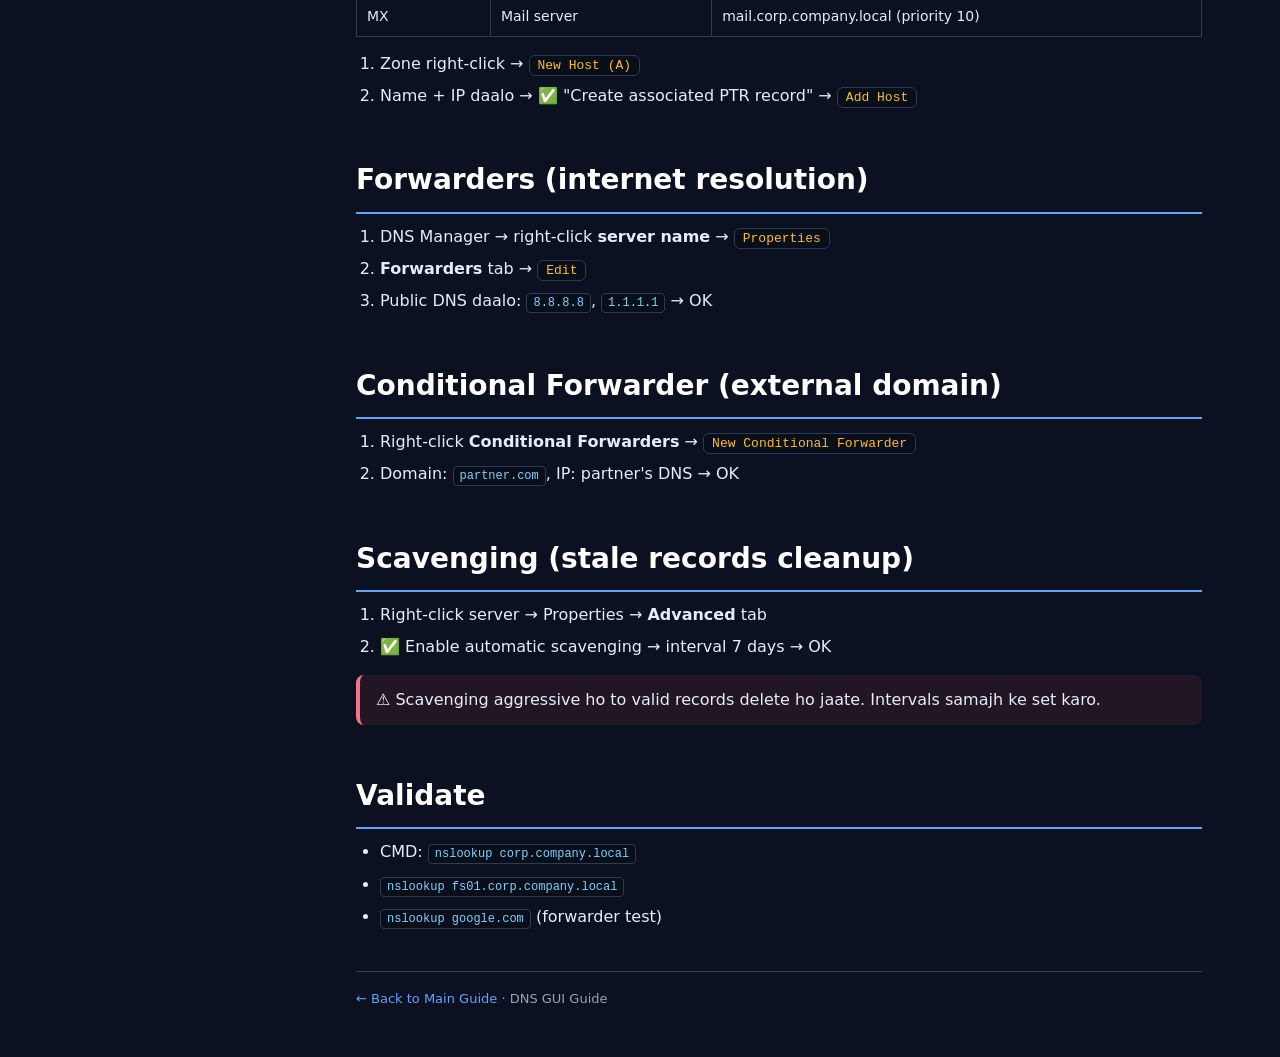
<file: windows-server-guide-main/windows-server-guide-main/public/gui-dns.html>
<!DOCTYPE html>
<html lang="en">
<head>
<meta charset="UTF-8">
<meta name="viewport" content="width=device-width, initial-scale=1.0">
<title>GUI Guide — DNS Configuration</title>
<link rel="stylesheet" href="gui-style.css">
</head>
<body>
<div class="layout">
<nav class="sidebar">
<h1>DNS GUI Guide</h1>
<div class="sub">DNS Manager · Click-by-click</div>
<a class="back" href="index.html">← Back to Main Guide</a>
<div class="nav-group">GUI Guides</div>
<a class="nav" href="gui-lab-setup.html">🧪 Lab Setup (VirtualBox)</a>
<a class="nav" href="gui-setup.html">🗂️ AD + DHCP Setup</a>
<a class="nav" href="gui-dns.html">🌐 DNS Configuration</a>
<a class="nav" href="gui-fileserver.html">📁 File Server &amp; Shares</a>
<a class="nav" href="gui-users-gpo.html">👥 Users, OU &amp; Group Policy</a>
<a class="nav" href="gui-roles.html">⚙️ Print / Hyper-V / Backup / PKI</a>
<div class="nav-group">On This Page</div>
<a class="nav" href="#open">Open DNS Manager</a>
<a class="nav" href="#fwd">Forward Lookup Zone</a>
<a class="nav" href="#rev">Reverse Lookup Zone</a>
<a class="nav" href="#records">A / CNAME / MX Records</a>
<a class="nav" href="#fwdr">Forwarders</a>
<a class="nav" href="#cond">Conditional Forwarder</a>
<a class="nav" href="#scav">Scavenging</a>
<a class="nav" href="#val">Validate</a>
</nav>
<main class="content">
<div class="hero"><h1>🌐 DNS Configuration (GUI)</h1><p>Forward/Reverse zones, records, forwarders — DNS Manager se, click-by-click.</p></div>
<div class="kqk"><div class="hd">📌 Is page ka context</div><div class="lbl">KYA</div><div class="txt">DNS zones (forward/reverse), records (A/CNAME/MX), forwarders aur scavenging configure karna.</div><div class="lbl">KYU</div><div class="txt">DNS AD ki backbone hai. Iske bina domain, internet aur email kuch nahi chalta.</div><div class="lbl">KAISE</div><div class="txt">DNS Manager (dnsmgmt.msc) se zones banao, records add karo, forwarders set karo. Neeche steps.</div></div>
<div class="box danger"><b>⚠️</b> DNS galat config = domain, internet, email sab fail. Change se pehle current records note karo.</div>

<h2 class="section" id="open">Open DNS Manager</h2>
<p>Server Manager → <span class="click">Tools</span> → <span class="click">DNS</span> &nbsp; ya &nbsp; <kbd>Win+R</kbd> → <kbd>dnsmgmt.msc</kbd></p>
<p>AD install ke baad Forward Lookup Zone (corp.company.local) already bana hota hai.</p>

<h2 class="section" id="fwd">Forward Lookup Zone banao</h2>
<ol>
<li>DNS Manager → expand server → right-click <b>Forward Lookup Zones</b> → <span class="click">New Zone</span></li>
<li>Welcome → Next</li>
<li>Zone Type → <b>Primary zone</b> + ✅ <b>Store zone in Active Directory</b> → Next</li>
<li>Replication scope → <b>To all DNS servers in this domain</b> → Next</li>
<li>Zone name → <kbd>corp.company.local</kbd> → Next</li>
<li>Dynamic Update → <b>Allow only secure dynamic updates</b> → Next → Finish</li>
</ol>
<div class="box tip"><b>💡</b> AD-integrated + secure updates = best practice (auto replicate, secure).</div>

<h2 class="section" id="rev">Reverse Lookup Zone banao (PTR ke liye)</h2>
<ol>
<li>Right-click <b>Reverse Lookup Zones</b> → <span class="click">New Zone</span></li>
<li>Primary + Store in AD → Next</li>
<li><b>IPv4 Reverse Lookup Zone</b> → Next</li>
<li>Network ID: <kbd>192.168.1</kbd> → Next</li>
<li>Secure dynamic updates → Next → Finish</li>
</ol>
<div class="box warn"><b>⚠️ KYU:</b> Reverse zone na ho to email delivery (PTR check) aur security tools fail karte hain.</div>

<h2 class="section" id="records">Records add karo (A / CNAME / MX)</h2>
<p>Forward zone par right-click → record type choose:</p>
<table>
<tr><th>Record</th><th>Kab</th><th>Example</th></tr>
<tr><td>A</td><td>Hostname → IP</td><td>fs01 → 192.168.1.20</td></tr>
<tr><td>CNAME</td><td>Alias</td><td>intranet → fs01.corp.company.local</td></tr>
<tr><td>MX</td><td>Mail server</td><td>mail.corp.company.local (priority 10)</td></tr>
</table>
<ol>
<li>Zone right-click → <span class="click">New Host (A)</span></li>
<li>Name + IP daalo → ✅ "Create associated PTR record" → <span class="click">Add Host</span></li>
</ol>

<h2 class="section" id="fwdr">Forwarders (internet resolution)</h2>
<ol>
<li>DNS Manager → right-click <b>server name</b> → <span class="click">Properties</span></li>
<li><b>Forwarders</b> tab → <span class="click">Edit</span></li>
<li>Public DNS daalo: <kbd>8.8.8.8</kbd>, <kbd>1.1.1.1</kbd> → OK</li>
</ol>

<h2 class="section" id="cond">Conditional Forwarder (external domain)</h2>
<ol>
<li>Right-click <b>Conditional Forwarders</b> → <span class="click">New Conditional Forwarder</span></li>
<li>Domain: <kbd>partner.com</kbd>, IP: partner's DNS → OK</li>
</ol>

<h2 class="section" id="scav">Scavenging (stale records cleanup)</h2>
<ol>
<li>Right-click server → Properties → <b>Advanced</b> tab</li>
<li>✅ Enable automatic scavenging → interval 7 days → OK</li>
</ol>
<div class="box danger"><b>⚠️</b> Scavenging aggressive ho to valid records delete ho jaate. Intervals samajh ke set karo.</div>

<h2 class="section" id="val">Validate</h2>
<ul>
<li>CMD: <kbd>nslookup corp.company.local</kbd></li>
<li><kbd>nslookup fs01.corp.company.local</kbd></li>
<li><kbd>nslookup google.com</kbd> (forwarder test)</li>
</ul>
<p style="margin-top:40px;color:#94a3b8;font-size:13px;border-top:1px solid #334155;padding-top:16px"><a href="index.html">← Back to Main Guide</a> · DNS GUI Guide</p>
</main>
</div>
</body>
</html>
</file>
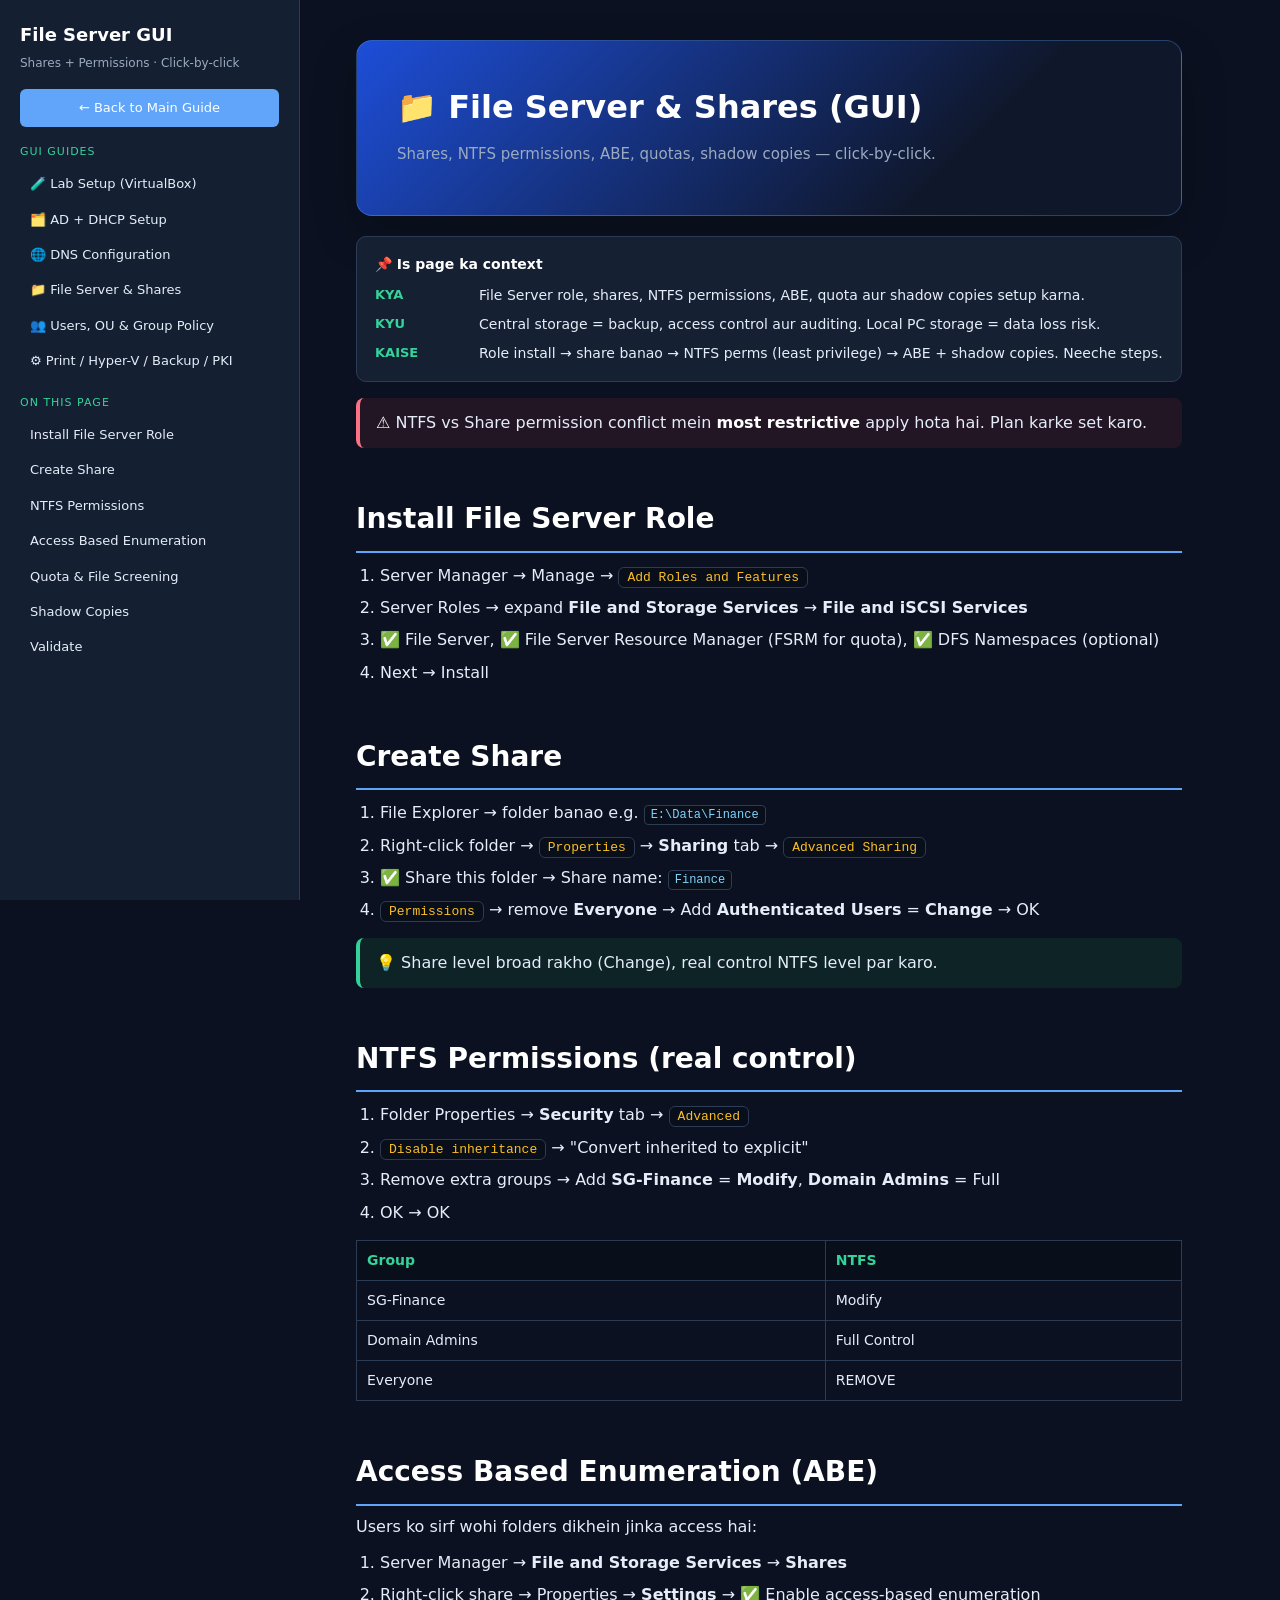
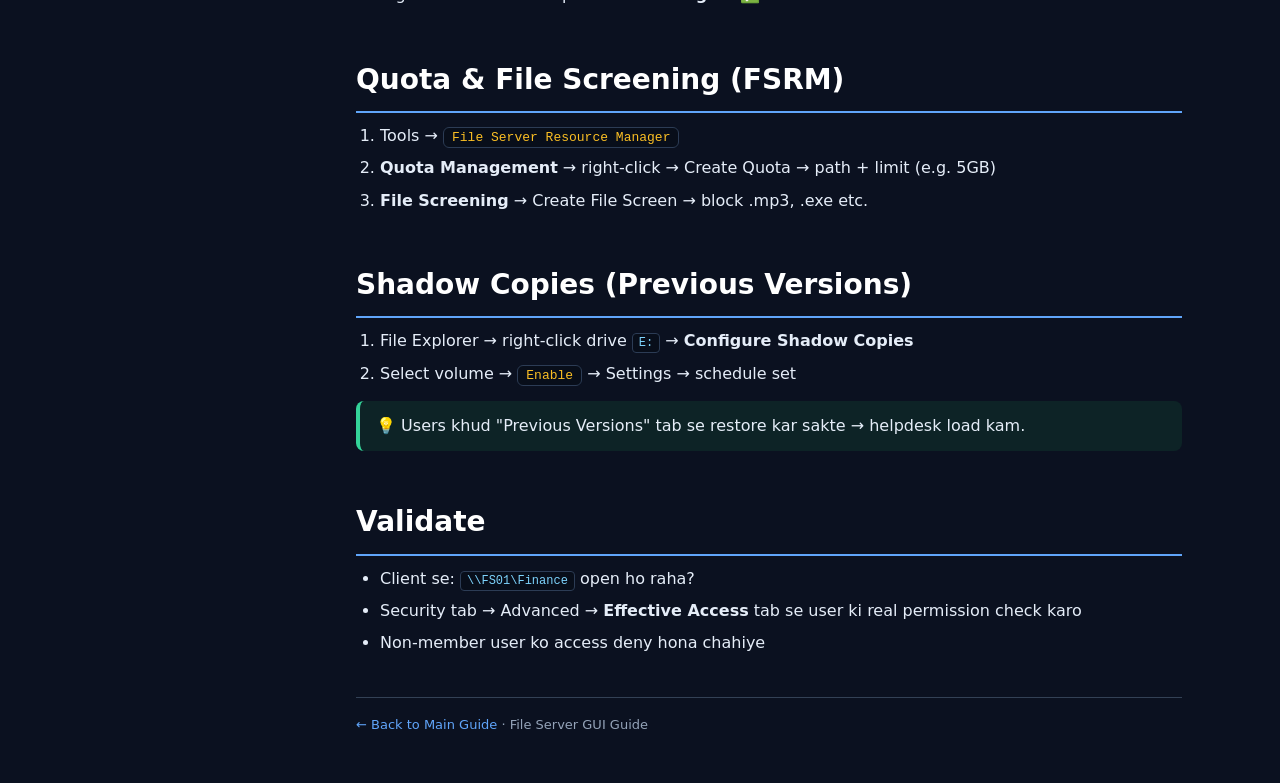
<file: windows-server-guide-main/windows-server-guide-main/public/gui-fileserver.html>
<!DOCTYPE html>
<html lang="en">
<head>
<meta charset="UTF-8">
<meta name="viewport" content="width=device-width, initial-scale=1.0">
<title>GUI Guide — File Server &amp; Shares</title>
<link rel="stylesheet" href="gui-style.css">
</head>
<body>
<div class="layout">
<nav class="sidebar">
<h1>File Server GUI</h1>
<div class="sub">Shares + Permissions · Click-by-click</div>
<a class="back" href="index.html">← Back to Main Guide</a>
<div class="nav-group">GUI Guides</div>
<a class="nav" href="gui-lab-setup.html">🧪 Lab Setup (VirtualBox)</a>
<a class="nav" href="gui-setup.html">🗂️ AD + DHCP Setup</a>
<a class="nav" href="gui-dns.html">🌐 DNS Configuration</a>
<a class="nav" href="gui-fileserver.html">📁 File Server &amp; Shares</a>
<a class="nav" href="gui-users-gpo.html">👥 Users, OU &amp; Group Policy</a>
<a class="nav" href="gui-roles.html">⚙️ Print / Hyper-V / Backup / PKI</a>
<div class="nav-group">On This Page</div>
<a class="nav" href="#role">Install File Server Role</a>
<a class="nav" href="#share">Create Share</a>
<a class="nav" href="#ntfs">NTFS Permissions</a>
<a class="nav" href="#abe">Access Based Enumeration</a>
<a class="nav" href="#quota">Quota &amp; File Screening</a>
<a class="nav" href="#shadow">Shadow Copies</a>
<a class="nav" href="#val">Validate</a>
</nav>
<main class="content">
<div class="hero"><h1>📁 File Server &amp; Shares (GUI)</h1><p>Shares, NTFS permissions, ABE, quotas, shadow copies — click-by-click.</p></div>
<div class="kqk"><div class="hd">📌 Is page ka context</div><div class="lbl">KYA</div><div class="txt">File Server role, shares, NTFS permissions, ABE, quota aur shadow copies setup karna.</div><div class="lbl">KYU</div><div class="txt">Central storage = backup, access control aur auditing. Local PC storage = data loss risk.</div><div class="lbl">KAISE</div><div class="txt">Role install → share banao → NTFS perms (least privilege) → ABE + shadow copies. Neeche steps.</div></div>
<div class="box danger"><b>⚠️</b> NTFS vs Share permission conflict mein <b>most restrictive</b> apply hota hai. Plan karke set karo.</div>

<h2 class="section" id="role">Install File Server Role</h2>
<ol>
<li>Server Manager → Manage → <span class="click">Add Roles and Features</span></li>
<li>Server Roles → expand <b>File and Storage Services</b> → <b>File and iSCSI Services</b></li>
<li>✅ File Server, ✅ File Server Resource Manager (FSRM for quota), ✅ DFS Namespaces (optional)</li>
<li>Next → Install</li>
</ol>

<h2 class="section" id="share">Create Share</h2>
<ol>
<li>File Explorer → folder banao e.g. <kbd>E:\Data\Finance</kbd></li>
<li>Right-click folder → <span class="click">Properties</span> → <b>Sharing</b> tab → <span class="click">Advanced Sharing</span></li>
<li>✅ Share this folder → Share name: <kbd>Finance</kbd></li>
<li><span class="click">Permissions</span> → remove <b>Everyone</b> → Add <b>Authenticated Users</b> = <b>Change</b> → OK</li>
</ol>
<div class="box tip"><b>💡</b> Share level broad rakho (Change), real control NTFS level par karo.</div>

<h2 class="section" id="ntfs">NTFS Permissions (real control)</h2>
<ol>
<li>Folder Properties → <b>Security</b> tab → <span class="click">Advanced</span></li>
<li><span class="click">Disable inheritance</span> → "Convert inherited to explicit"</li>
<li>Remove extra groups → Add <b>SG-Finance</b> = <b>Modify</b>, <b>Domain Admins</b> = Full</li>
<li>OK → OK</li>
</ol>
<table><tr><th>Group</th><th>NTFS</th></tr><tr><td>SG-Finance</td><td>Modify</td></tr><tr><td>Domain Admins</td><td>Full Control</td></tr><tr><td>Everyone</td><td>REMOVE</td></tr></table>

<h2 class="section" id="abe">Access Based Enumeration (ABE)</h2>
<p>Users ko sirf wohi folders dikhein jinka access hai:</p>
<ol>
<li>Server Manager → <b>File and Storage Services</b> → <b>Shares</b></li>
<li>Right-click share → Properties → <b>Settings</b> → ✅ Enable access-based enumeration</li>
</ol>

<h2 class="section" id="quota">Quota &amp; File Screening (FSRM)</h2>
<ol>
<li>Tools → <span class="click">File Server Resource Manager</span></li>
<li><b>Quota Management</b> → right-click → Create Quota → path + limit (e.g. 5GB)</li>
<li><b>File Screening</b> → Create File Screen → block .mp3, .exe etc.</li>
</ol>

<h2 class="section" id="shadow">Shadow Copies (Previous Versions)</h2>
<ol>
<li>File Explorer → right-click drive <kbd>E:</kbd> → <b>Configure Shadow Copies</b></li>
<li>Select volume → <span class="click">Enable</span> → Settings → schedule set</li>
</ol>
<div class="box tip"><b>💡</b> Users khud "Previous Versions" tab se restore kar sakte → helpdesk load kam.</div>

<h2 class="section" id="val">Validate</h2>
<ul>
<li>Client se: <kbd>\\FS01\Finance</kbd> open ho raha?</li>
<li>Security tab → Advanced → <b>Effective Access</b> tab se user ki real permission check karo</li>
<li>Non-member user ko access deny hona chahiye</li>
</ul>
<p style="margin-top:40px;color:#94a3b8;font-size:13px;border-top:1px solid #334155;padding-top:16px"><a href="index.html">← Back to Main Guide</a> · File Server GUI Guide</p>
</main>
</div>
</body>
</html>
</file>
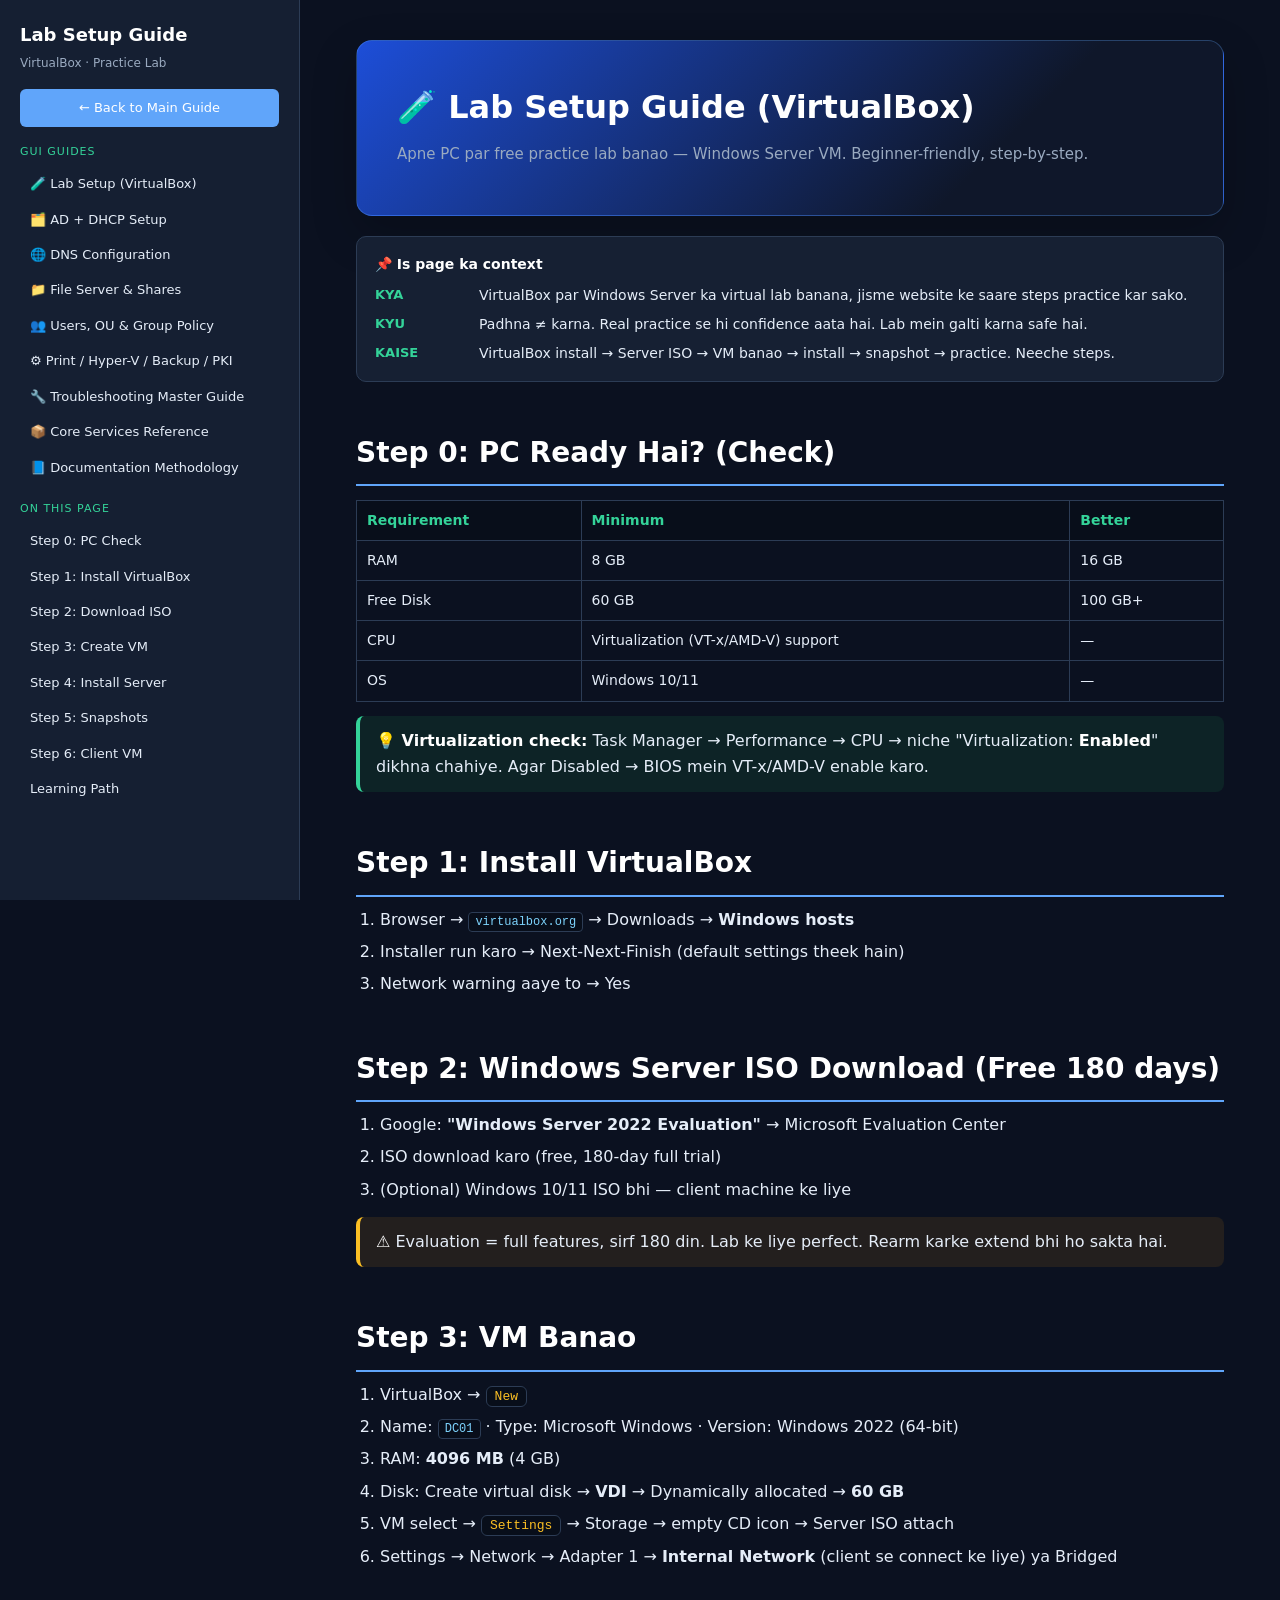
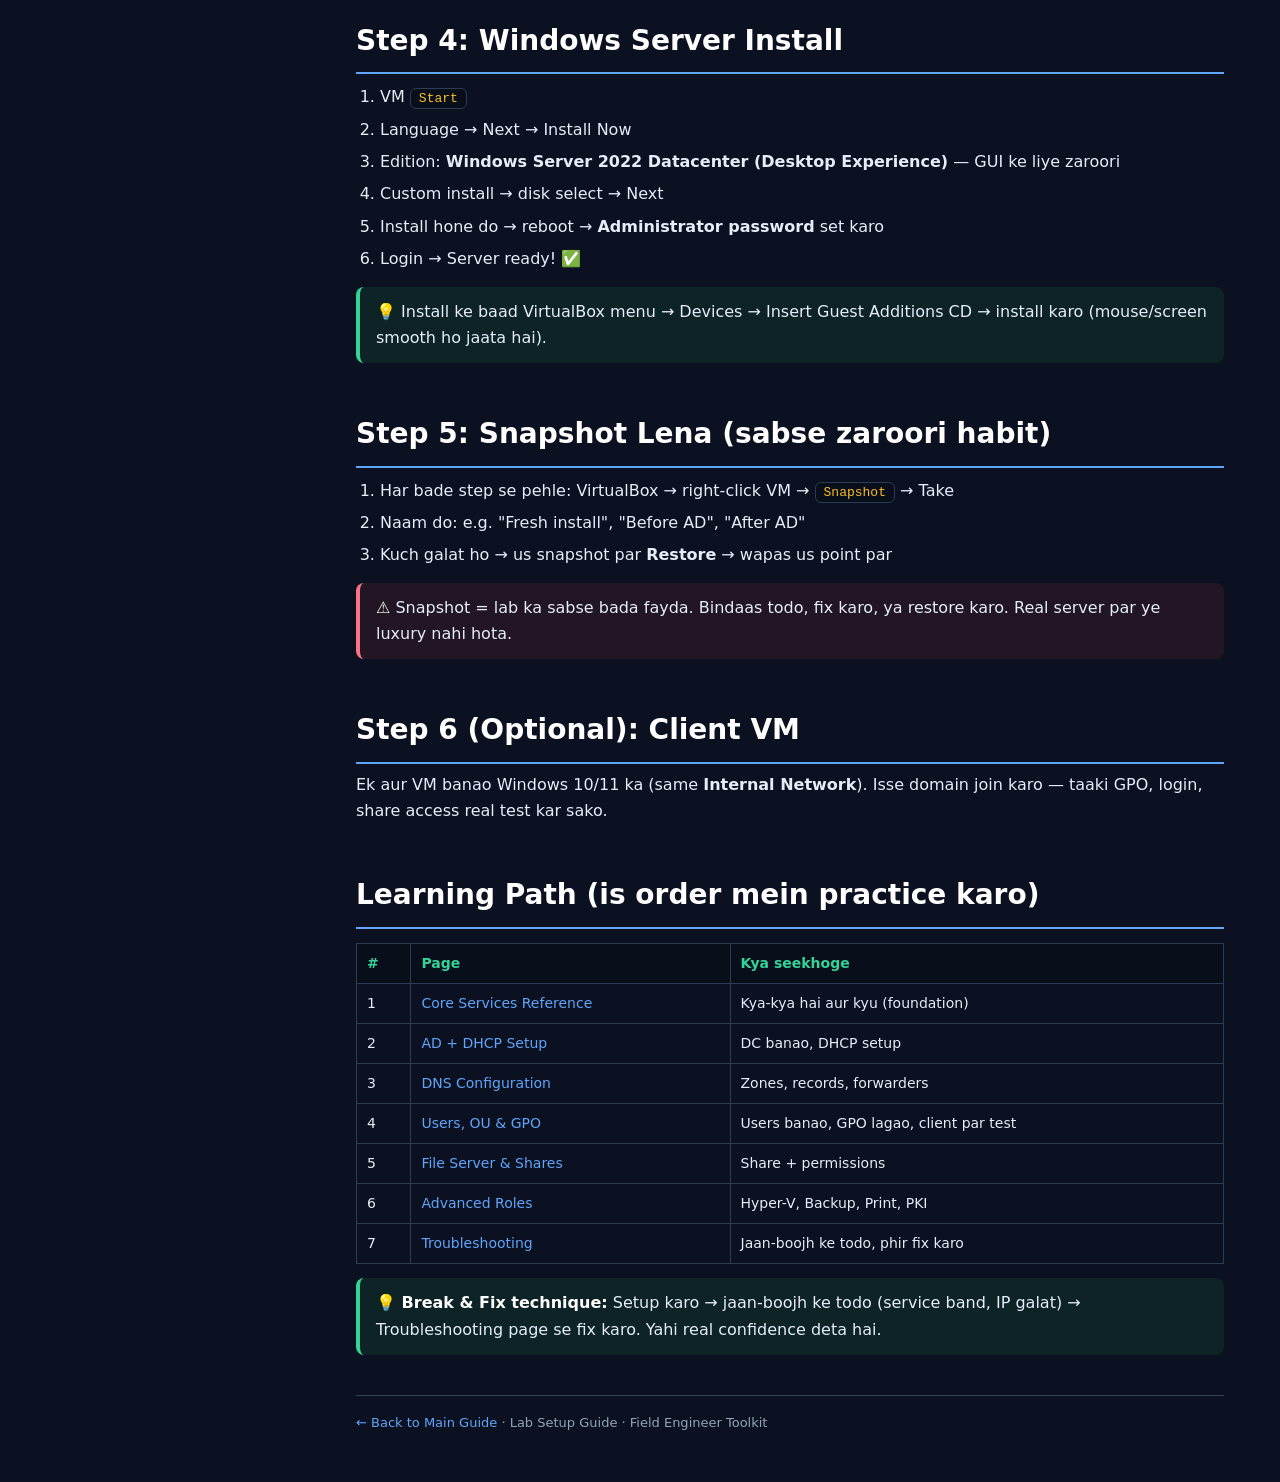
<file: windows-server-guide-main/windows-server-guide-main/public/gui-lab-setup.html>
<!DOCTYPE html>
<html lang="en">
<head>
<meta charset="UTF-8">
<meta name="viewport" content="width=device-width, initial-scale=1.0">
<title>Lab Setup Guide — VirtualBox</title>
<link rel="stylesheet" href="gui-style.css">
</head>
<body>
<div class="layout">
<nav class="sidebar">
<h1>Lab Setup Guide</h1>
<div class="sub">VirtualBox · Practice Lab</div>
<a class="back" href="index.html">← Back to Main Guide</a>
<div class="nav-group">GUI Guides</div>
<a class="nav" href="gui-lab-setup.html">🧪 Lab Setup (VirtualBox)</a>
<a class="nav" href="gui-setup.html">🗂️ AD + DHCP Setup</a>
<a class="nav" href="gui-dns.html">🌐 DNS Configuration</a>
<a class="nav" href="gui-fileserver.html">📁 File Server &amp; Shares</a>
<a class="nav" href="gui-users-gpo.html">👥 Users, OU &amp; Group Policy</a>
<a class="nav" href="gui-roles.html">⚙️ Print / Hyper-V / Backup / PKI</a>
<a class="nav" href="gui-troubleshooting.html">🔧 Troubleshooting Master Guide</a>
<a class="nav" href="gui-core-services.html">📦 Core Services Reference</a>
<a class="nav" href="gui-methodology.html">📘 Documentation Methodology</a>
<div class="nav-group">On This Page</div>
<a class="nav" href="#check">Step 0: PC Check</a>
<a class="nav" href="#vbox">Step 1: Install VirtualBox</a>
<a class="nav" href="#iso">Step 2: Download ISO</a>
<a class="nav" href="#vm">Step 3: Create VM</a>
<a class="nav" href="#install">Step 4: Install Server</a>
<a class="nav" href="#snapshot">Step 5: Snapshots</a>
<a class="nav" href="#client">Step 6: Client VM</a>
<a class="nav" href="#path">Learning Path</a>
</nav>
<main class="content">
<div class="hero"><h1>🧪 Lab Setup Guide (VirtualBox)</h1><p>Apne PC par free practice lab banao — Windows Server VM. Beginner-friendly, step-by-step.</p></div>
<div class="kqk"><div class="hd">📌 Is page ka context</div><div class="lbl">KYA</div><div class="txt">VirtualBox par Windows Server ka virtual lab banana, jisme website ke saare steps practice kar sako.</div><div class="lbl">KYU</div><div class="txt">Padhna ≠ karna. Real practice se hi confidence aata hai. Lab mein galti karna safe hai.</div><div class="lbl">KAISE</div><div class="txt">VirtualBox install → Server ISO → VM banao → install → snapshot → practice. Neeche steps.</div></div>

<h2 class="section" id="check">Step 0: PC Ready Hai? (Check)</h2>
<table>
<tr><th>Requirement</th><th>Minimum</th><th>Better</th></tr>
<tr><td>RAM</td><td>8 GB</td><td>16 GB</td></tr>
<tr><td>Free Disk</td><td>60 GB</td><td>100 GB+</td></tr>
<tr><td>CPU</td><td>Virtualization (VT-x/AMD-V) support</td><td>—</td></tr>
<tr><td>OS</td><td>Windows 10/11</td><td>—</td></tr>
</table>
<div class="box tip"><b>💡 Virtualization check:</b> Task Manager → Performance → CPU → niche "Virtualization: <b>Enabled</b>" dikhna chahiye. Agar Disabled → BIOS mein VT-x/AMD-V enable karo.</div>

<h2 class="section" id="vbox">Step 1: Install VirtualBox</h2>
<ol>
<li>Browser → <kbd>virtualbox.org</kbd> → Downloads → <b>Windows hosts</b></li>
<li>Installer run karo → Next-Next-Finish (default settings theek hain)</li>
<li>Network warning aaye to → Yes</li>
</ol>

<h2 class="section" id="iso">Step 2: Windows Server ISO Download (Free 180 days)</h2>
<ol>
<li>Google: <b>"Windows Server 2022 Evaluation"</b> → Microsoft Evaluation Center</li>
<li>ISO download karo (free, 180-day full trial)</li>
<li>(Optional) Windows 10/11 ISO bhi — client machine ke liye</li>
</ol>
<div class="box warn"><b>⚠️</b> Evaluation = full features, sirf 180 din. Lab ke liye perfect. Rearm karke extend bhi ho sakta hai.</div>

<h2 class="section" id="vm">Step 3: VM Banao</h2>
<ol>
<li>VirtualBox → <span class="click">New</span></li>
<li>Name: <kbd>DC01</kbd> · Type: Microsoft Windows · Version: Windows 2022 (64-bit)</li>
<li>RAM: <b>4096 MB</b> (4 GB)</li>
<li>Disk: Create virtual disk → <b>VDI</b> → Dynamically allocated → <b>60 GB</b></li>
<li>VM select → <span class="click">Settings</span> → Storage → empty CD icon → Server ISO attach</li>
<li>Settings → Network → Adapter 1 → <b>Internal Network</b> (client se connect ke liye) ya Bridged</li>
</ol>

<h2 class="section" id="install">Step 4: Windows Server Install</h2>
<ol>
<li>VM <span class="click">Start</span></li>
<li>Language → Next → Install Now</li>
<li>Edition: <b>Windows Server 2022 Datacenter (Desktop Experience)</b> — GUI ke liye zaroori</li>
<li>Custom install → disk select → Next</li>
<li>Install hone do → reboot → <b>Administrator password</b> set karo</li>
<li>Login → Server ready! ✅</li>
</ol>
<div class="box tip"><b>💡</b> Install ke baad VirtualBox menu → Devices → Insert Guest Additions CD → install karo (mouse/screen smooth ho jaata hai).</div>

<h2 class="section" id="snapshot">Step 5: Snapshot Lena (sabse zaroori habit)</h2>
<ol>
<li>Har bade step se pehle: VirtualBox → right-click VM → <span class="click">Snapshot</span> → Take</li>
<li>Naam do: e.g. "Fresh install", "Before AD", "After AD"</li>
<li>Kuch galat ho → us snapshot par <b>Restore</b> → wapas us point par</li>
</ol>
<div class="box danger"><b>⚠️</b> Snapshot = lab ka sabse bada fayda. Bindaas todo, fix karo, ya restore karo. Real server par ye luxury nahi hota.</div>

<h2 class="section" id="client">Step 6 (Optional): Client VM</h2>
<p>Ek aur VM banao Windows 10/11 ka (same <b>Internal Network</b>). Isse domain join karo — taaki GPO, login, share access real test kar sako.</p>

<h2 class="section" id="path">Learning Path (is order mein practice karo)</h2>
<table>
<tr><th>#</th><th>Page</th><th>Kya seekhoge</th></tr>
<tr><td>1</td><td><a href="gui-core-services.html">Core Services Reference</a></td><td>Kya-kya hai aur kyu (foundation)</td></tr>
<tr><td>2</td><td><a href="gui-setup.html">AD + DHCP Setup</a></td><td>DC banao, DHCP setup</td></tr>
<tr><td>3</td><td><a href="gui-dns.html">DNS Configuration</a></td><td>Zones, records, forwarders</td></tr>
<tr><td>4</td><td><a href="gui-users-gpo.html">Users, OU &amp; GPO</a></td><td>Users banao, GPO lagao, client par test</td></tr>
<tr><td>5</td><td><a href="gui-fileserver.html">File Server &amp; Shares</a></td><td>Share + permissions</td></tr>
<tr><td>6</td><td><a href="gui-roles.html">Advanced Roles</a></td><td>Hyper-V, Backup, Print, PKI</td></tr>
<tr><td>7</td><td><a href="gui-troubleshooting.html">Troubleshooting</a></td><td>Jaan-boojh ke todo, phir fix karo</td></tr>
</table>
<div class="box tip"><b>💡 Break &amp; Fix technique:</b> Setup karo → jaan-boojh ke todo (service band, IP galat) → Troubleshooting page se fix karo. Yahi real confidence deta hai.</div>

<p style="margin-top:40px;color:#94a3b8;font-size:13px;border-top:1px solid #334155;padding-top:16px"><a href="index.html">← Back to Main Guide</a> · Lab Setup Guide · Field Engineer Toolkit</p>
</main>
</div>
</body>
</html>
</file>
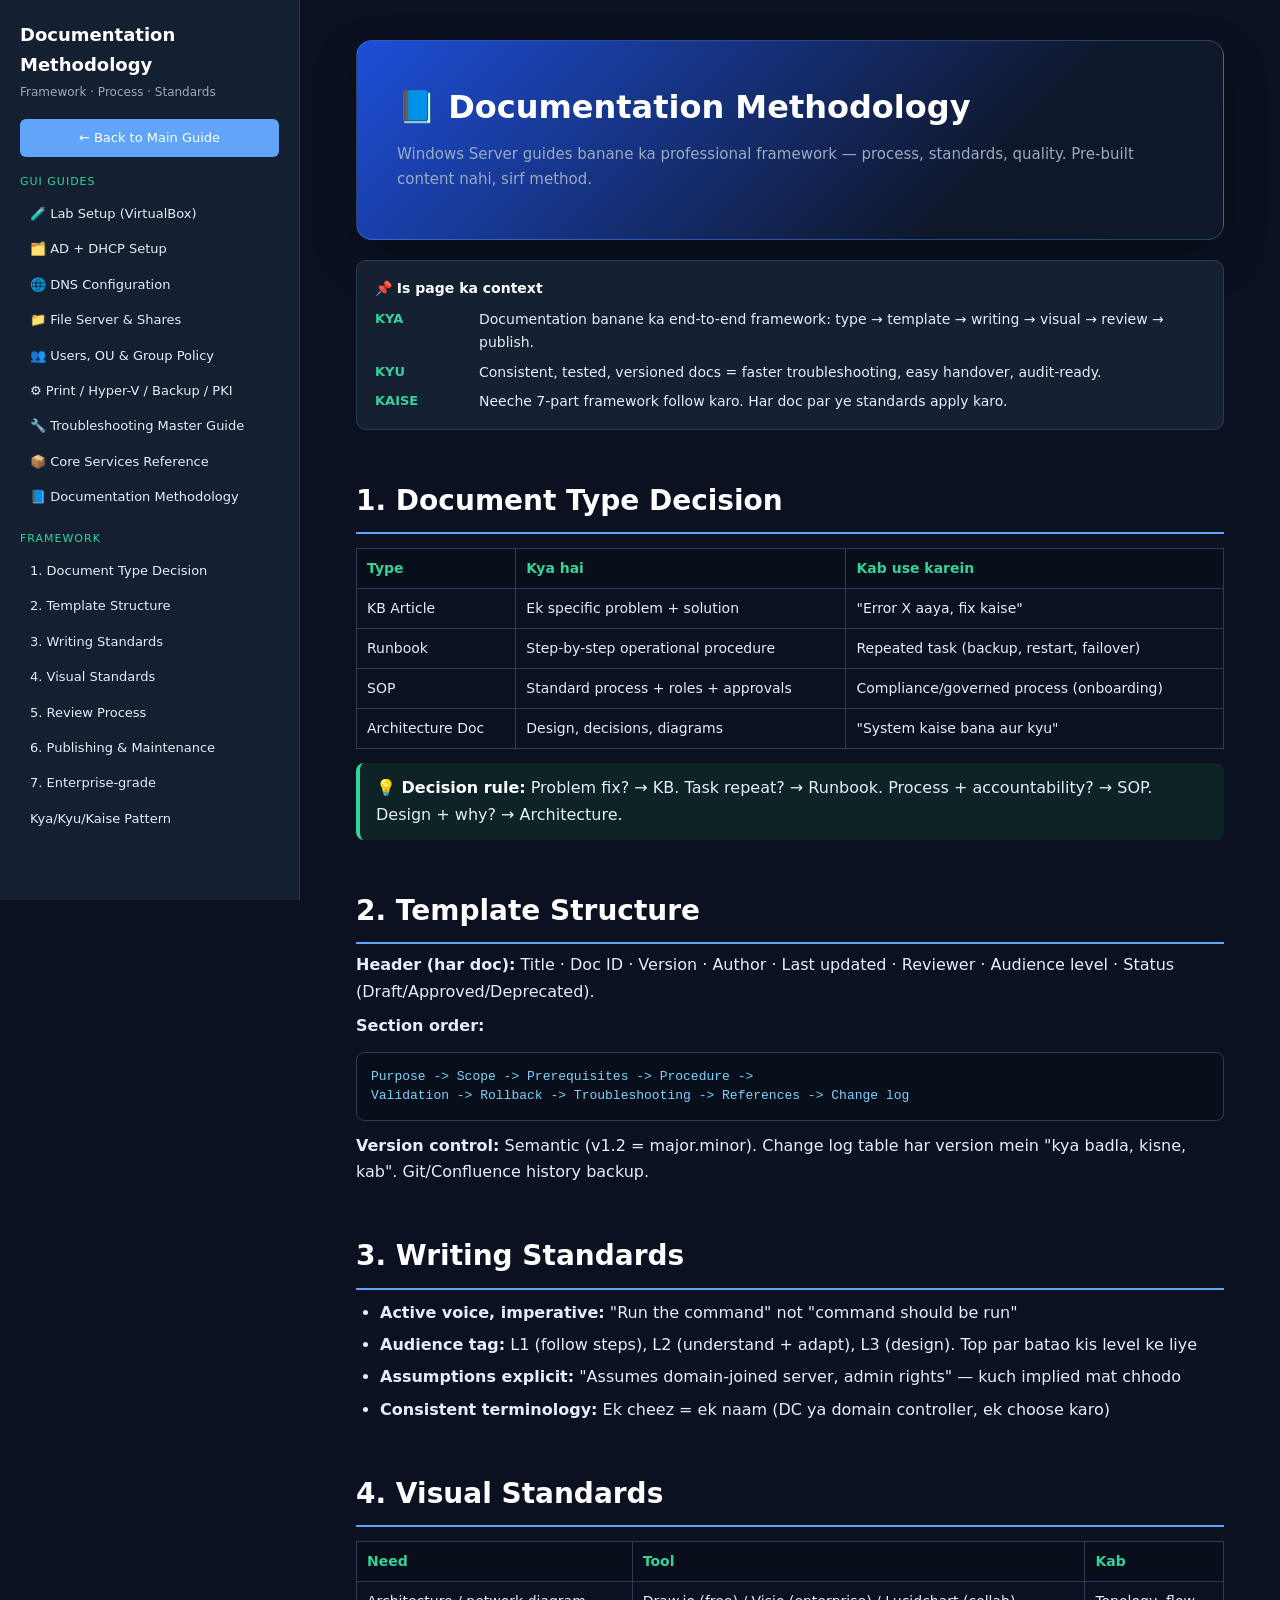
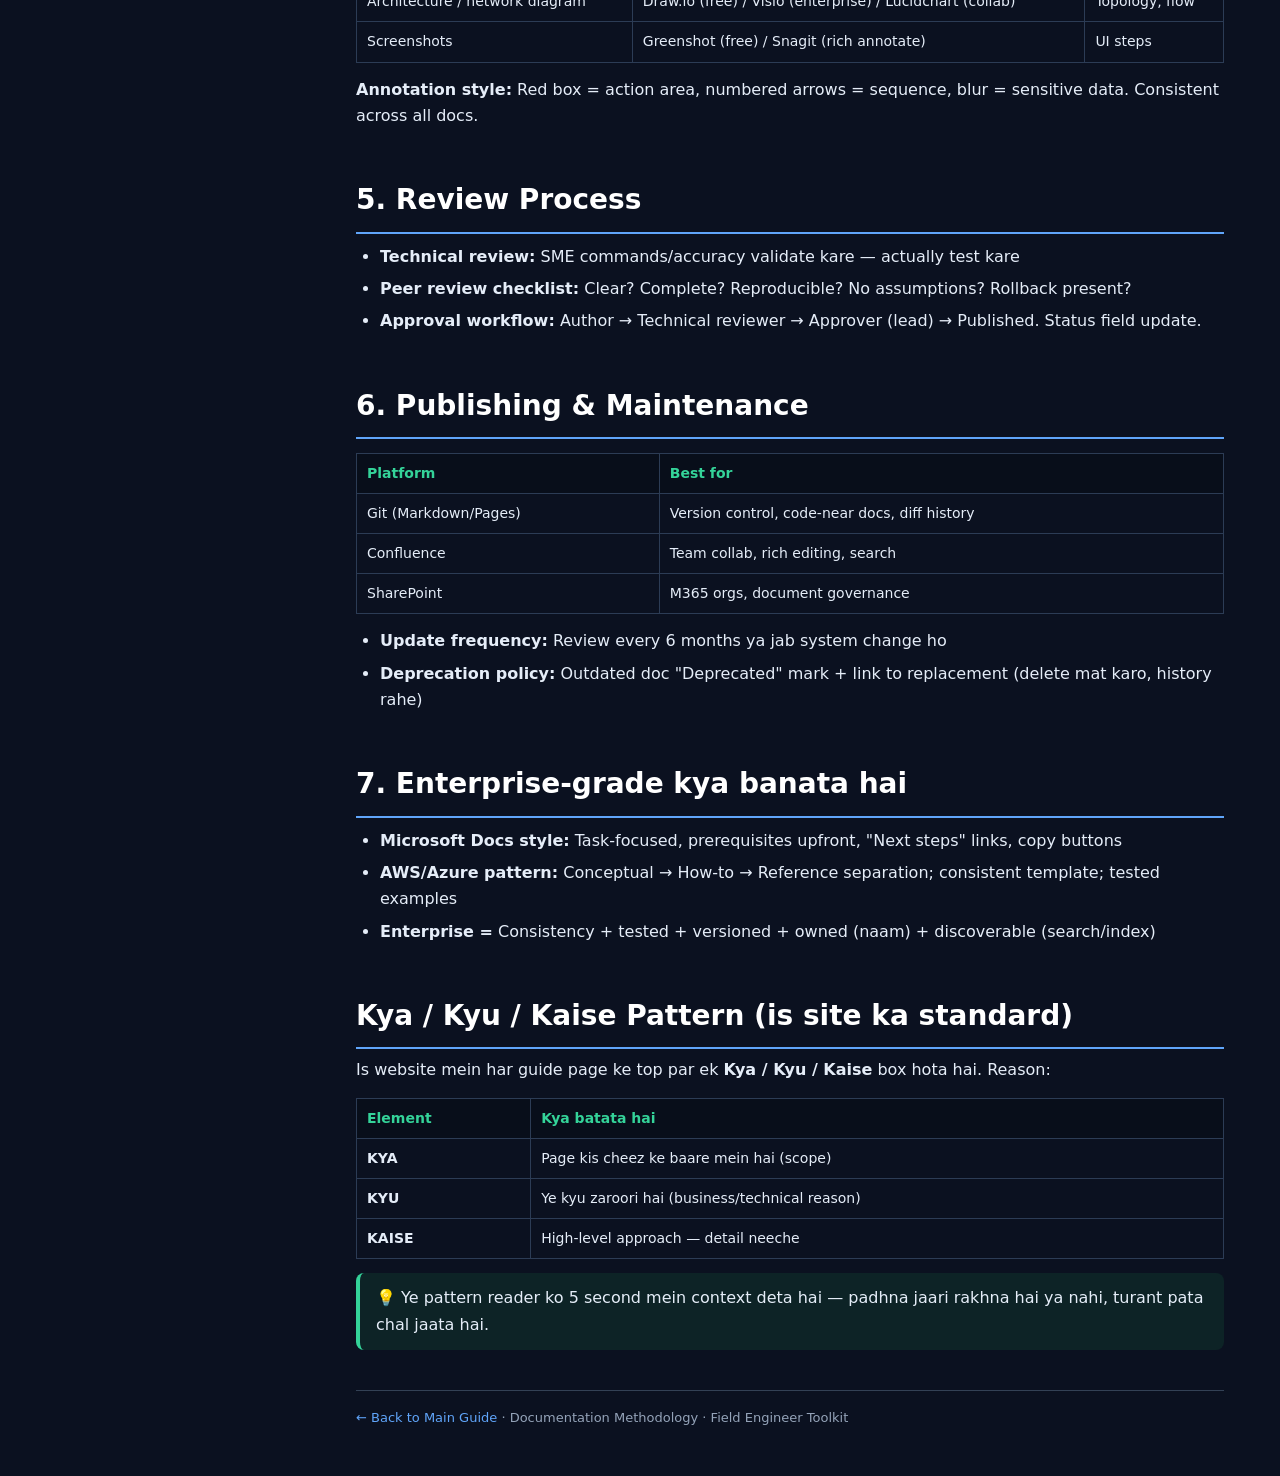
<file: windows-server-guide-main/windows-server-guide-main/public/gui-methodology.html>
<!DOCTYPE html>
<html lang="en">
<head>
<meta charset="UTF-8">
<meta name="viewport" content="width=device-width, initial-scale=1.0">
<title>Documentation Methodology</title>
<link rel="stylesheet" href="gui-style.css">
<style>pre{background:var(--code);border:1px solid var(--border);border-radius:8px;padding:14px;overflow-x:auto;margin:12px 0;color:#7dd3fc;font-family:Consolas,monospace;font-size:13px;line-height:1.5}</style>
</head>
<body>
<div class="layout">
<nav class="sidebar">
<h1>Documentation Methodology</h1>
<div class="sub">Framework · Process · Standards</div>
<a class="back" href="index.html">← Back to Main Guide</a>
<div class="nav-group">GUI Guides</div>
<a class="nav" href="gui-lab-setup.html">🧪 Lab Setup (VirtualBox)</a>
<a class="nav" href="gui-setup.html">🗂️ AD + DHCP Setup</a>
<a class="nav" href="gui-dns.html">🌐 DNS Configuration</a>
<a class="nav" href="gui-fileserver.html">📁 File Server &amp; Shares</a>
<a class="nav" href="gui-users-gpo.html">👥 Users, OU &amp; Group Policy</a>
<a class="nav" href="gui-roles.html">⚙️ Print / Hyper-V / Backup / PKI</a>
<a class="nav" href="gui-troubleshooting.html">🔧 Troubleshooting Master Guide</a>
<a class="nav" href="gui-core-services.html">📦 Core Services Reference</a>
<a class="nav" href="gui-methodology.html">📘 Documentation Methodology</a>
<div class="nav-group">Framework</div>
<a class="nav" href="#types">1. Document Type Decision</a>
<a class="nav" href="#template">2. Template Structure</a>
<a class="nav" href="#writing">3. Writing Standards</a>
<a class="nav" href="#visual">4. Visual Standards</a>
<a class="nav" href="#review">5. Review Process</a>
<a class="nav" href="#publish">6. Publishing &amp; Maintenance</a>
<a class="nav" href="#enterprise">7. Enterprise-grade</a>
<a class="nav" href="#kqk">Kya/Kyu/Kaise Pattern</a>
</nav>
<main class="content">
<div class="hero"><h1>📘 Documentation Methodology</h1><p>Windows Server guides banane ka professional framework — process, standards, quality. Pre-built content nahi, sirf method.</p></div>
<div class="kqk"><div class="hd">📌 Is page ka context</div><div class="lbl">KYA</div><div class="txt">Documentation banane ka end-to-end framework: type → template → writing → visual → review → publish.</div><div class="lbl">KYU</div><div class="txt">Consistent, tested, versioned docs = faster troubleshooting, easy handover, audit-ready.</div><div class="lbl">KAISE</div><div class="txt">Neeche 7-part framework follow karo. Har doc par ye standards apply karo.</div></div>

<h2 class="section" id="types">1. Document Type Decision</h2>
<table>
<tr><th>Type</th><th>Kya hai</th><th>Kab use karein</th></tr>
<tr><td>KB Article</td><td>Ek specific problem + solution</td><td>"Error X aaya, fix kaise"</td></tr>
<tr><td>Runbook</td><td>Step-by-step operational procedure</td><td>Repeated task (backup, restart, failover)</td></tr>
<tr><td>SOP</td><td>Standard process + roles + approvals</td><td>Compliance/governed process (onboarding)</td></tr>
<tr><td>Architecture Doc</td><td>Design, decisions, diagrams</td><td>"System kaise bana aur kyu"</td></tr>
</table>
<div class="box tip"><b>💡 Decision rule:</b> Problem fix? → KB. Task repeat? → Runbook. Process + accountability? → SOP. Design + why? → Architecture.</div>

<h2 class="section" id="template">2. Template Structure</h2>
<p><b>Header (har doc):</b> Title · Doc ID · Version · Author · Last updated · Reviewer · Audience level · Status (Draft/Approved/Deprecated).</p>
<p><b>Section order:</b></p>
<pre>Purpose -> Scope -> Prerequisites -> Procedure ->
Validation -> Rollback -> Troubleshooting -> References -> Change log</pre>
<p><b>Version control:</b> Semantic (v1.2 = major.minor). Change log table har version mein "kya badla, kisne, kab". Git/Confluence history backup.</p>

<h2 class="section" id="writing">3. Writing Standards</h2>
<ul>
<li><b>Active voice, imperative:</b> "Run the command" not "command should be run"</li>
<li><b>Audience tag:</b> L1 (follow steps), L2 (understand + adapt), L3 (design). Top par batao kis level ke liye</li>
<li><b>Assumptions explicit:</b> "Assumes domain-joined server, admin rights" — kuch implied mat chhodo</li>
<li><b>Consistent terminology:</b> Ek cheez = ek naam (DC ya domain controller, ek choose karo)</li>
</ul>

<h2 class="section" id="visual">4. Visual Standards</h2>
<table>
<tr><th>Need</th><th>Tool</th><th>Kab</th></tr>
<tr><td>Architecture / network diagram</td><td>Draw.io (free) / Visio (enterprise) / Lucidchart (collab)</td><td>Topology, flow</td></tr>
<tr><td>Screenshots</td><td>Greenshot (free) / Snagit (rich annotate)</td><td>UI steps</td></tr>
</table>
<p><b>Annotation style:</b> Red box = action area, numbered arrows = sequence, blur = sensitive data. Consistent across all docs.</p>

<h2 class="section" id="review">5. Review Process</h2>
<ul>
<li><b>Technical review:</b> SME commands/accuracy validate kare — actually test kare</li>
<li><b>Peer review checklist:</b> Clear? Complete? Reproducible? No assumptions? Rollback present?</li>
<li><b>Approval workflow:</b> Author → Technical reviewer → Approver (lead) → Published. Status field update.</li>
</ul>

<h2 class="section" id="publish">6. Publishing &amp; Maintenance</h2>
<table>
<tr><th>Platform</th><th>Best for</th></tr>
<tr><td>Git (Markdown/Pages)</td><td>Version control, code-near docs, diff history</td></tr>
<tr><td>Confluence</td><td>Team collab, rich editing, search</td></tr>
<tr><td>SharePoint</td><td>M365 orgs, document governance</td></tr>
</table>
<ul>
<li><b>Update frequency:</b> Review every 6 months ya jab system change ho</li>
<li><b>Deprecation policy:</b> Outdated doc "Deprecated" mark + link to replacement (delete mat karo, history rahe)</li>
</ul>

<h2 class="section" id="enterprise">7. Enterprise-grade kya banata hai</h2>
<ul>
<li><b>Microsoft Docs style:</b> Task-focused, prerequisites upfront, "Next steps" links, copy buttons</li>
<li><b>AWS/Azure pattern:</b> Conceptual → How-to → Reference separation; consistent template; tested examples</li>
<li><b>Enterprise =</b> Consistency + tested + versioned + owned (naam) + discoverable (search/index)</li>
</ul>

<h2 class="section" id="kqk">Kya / Kyu / Kaise Pattern (is site ka standard)</h2>
<p>Is website mein har guide page ke top par ek <b>Kya / Kyu / Kaise</b> box hota hai. Reason:</p>
<table>
<tr><th>Element</th><th>Kya batata hai</th></tr>
<tr><td><b>KYA</b></td><td>Page kis cheez ke baare mein hai (scope)</td></tr>
<tr><td><b>KYU</b></td><td>Ye kyu zaroori hai (business/technical reason)</td></tr>
<tr><td><b>KAISE</b></td><td>High-level approach — detail neeche</td></tr>
</table>
<div class="box tip"><b>💡</b> Ye pattern reader ko 5 second mein context deta hai — padhna jaari rakhna hai ya nahi, turant pata chal jaata hai.</div>

<p style="margin-top:40px;color:#94a3b8;font-size:13px;border-top:1px solid #334155;padding-top:16px"><a href="index.html">← Back to Main Guide</a> · Documentation Methodology · Field Engineer Toolkit</p>
</main>
</div>
</body>
</html>
</file>
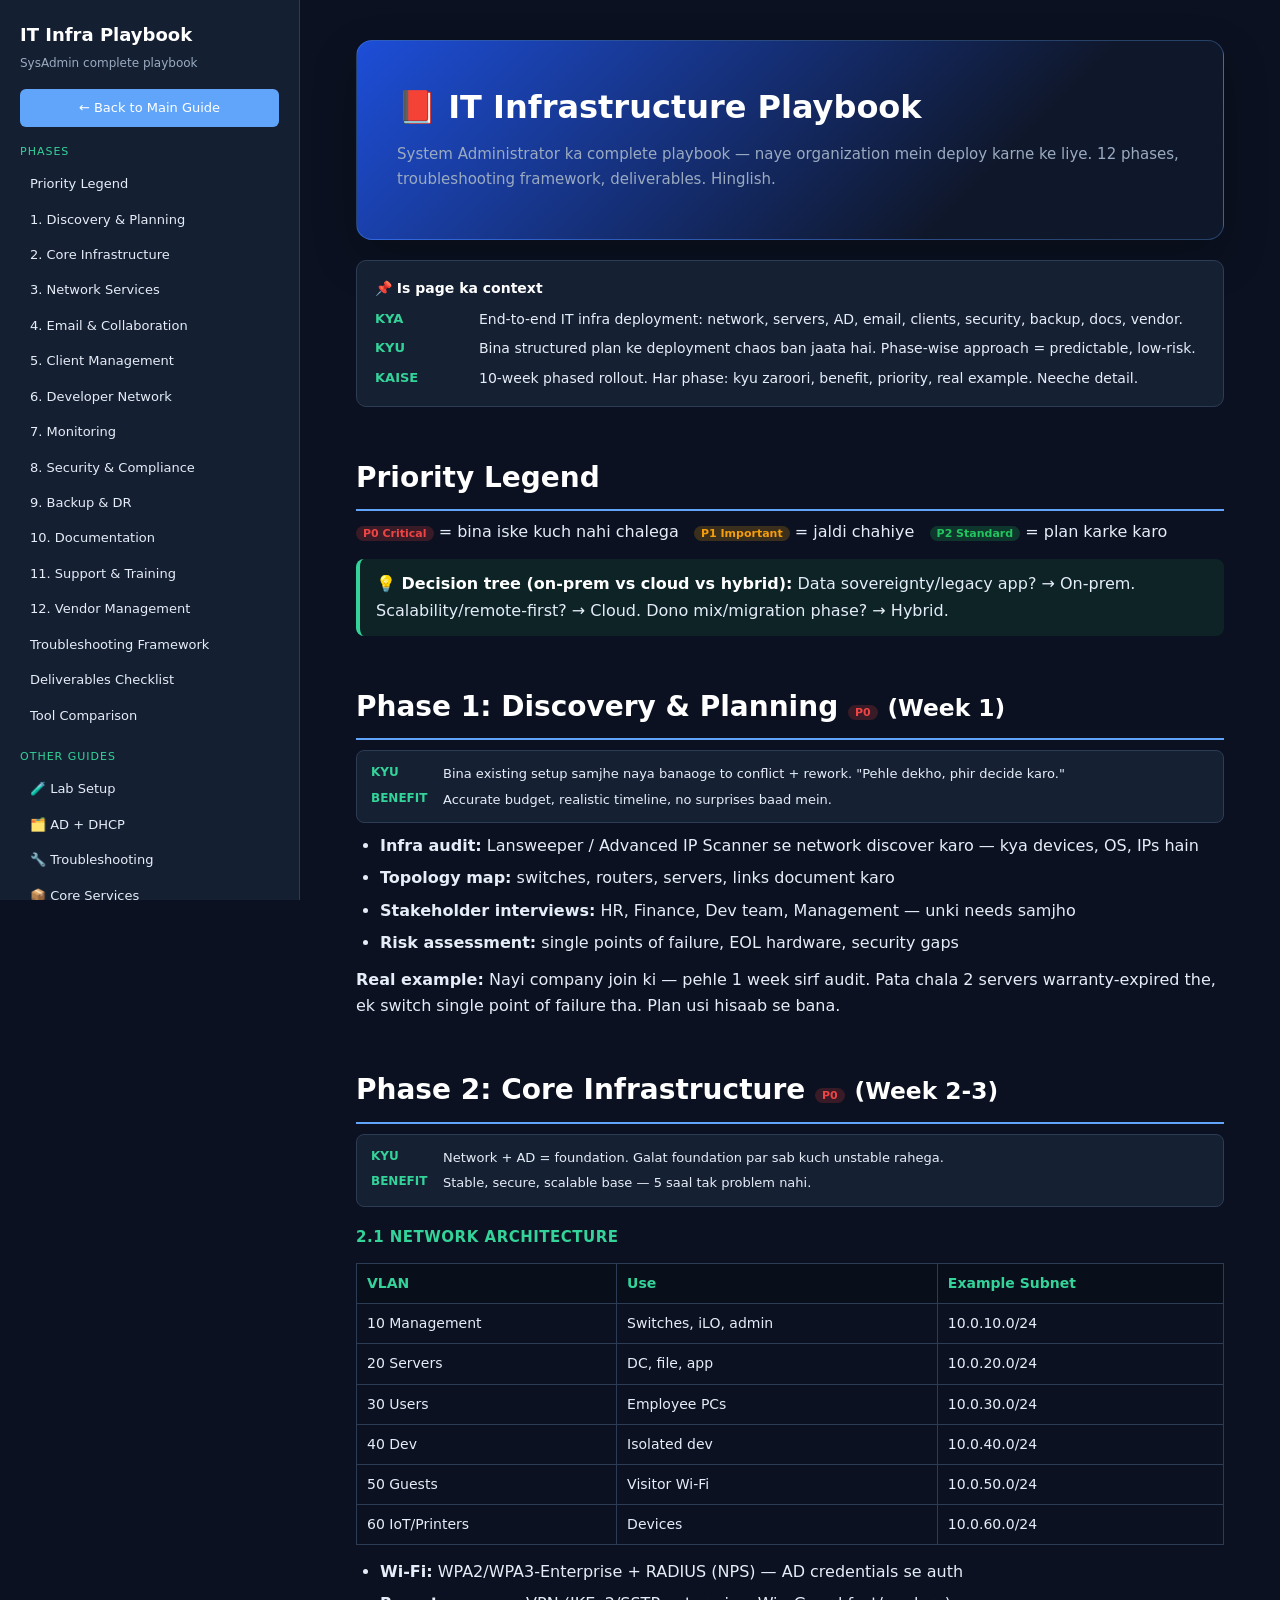
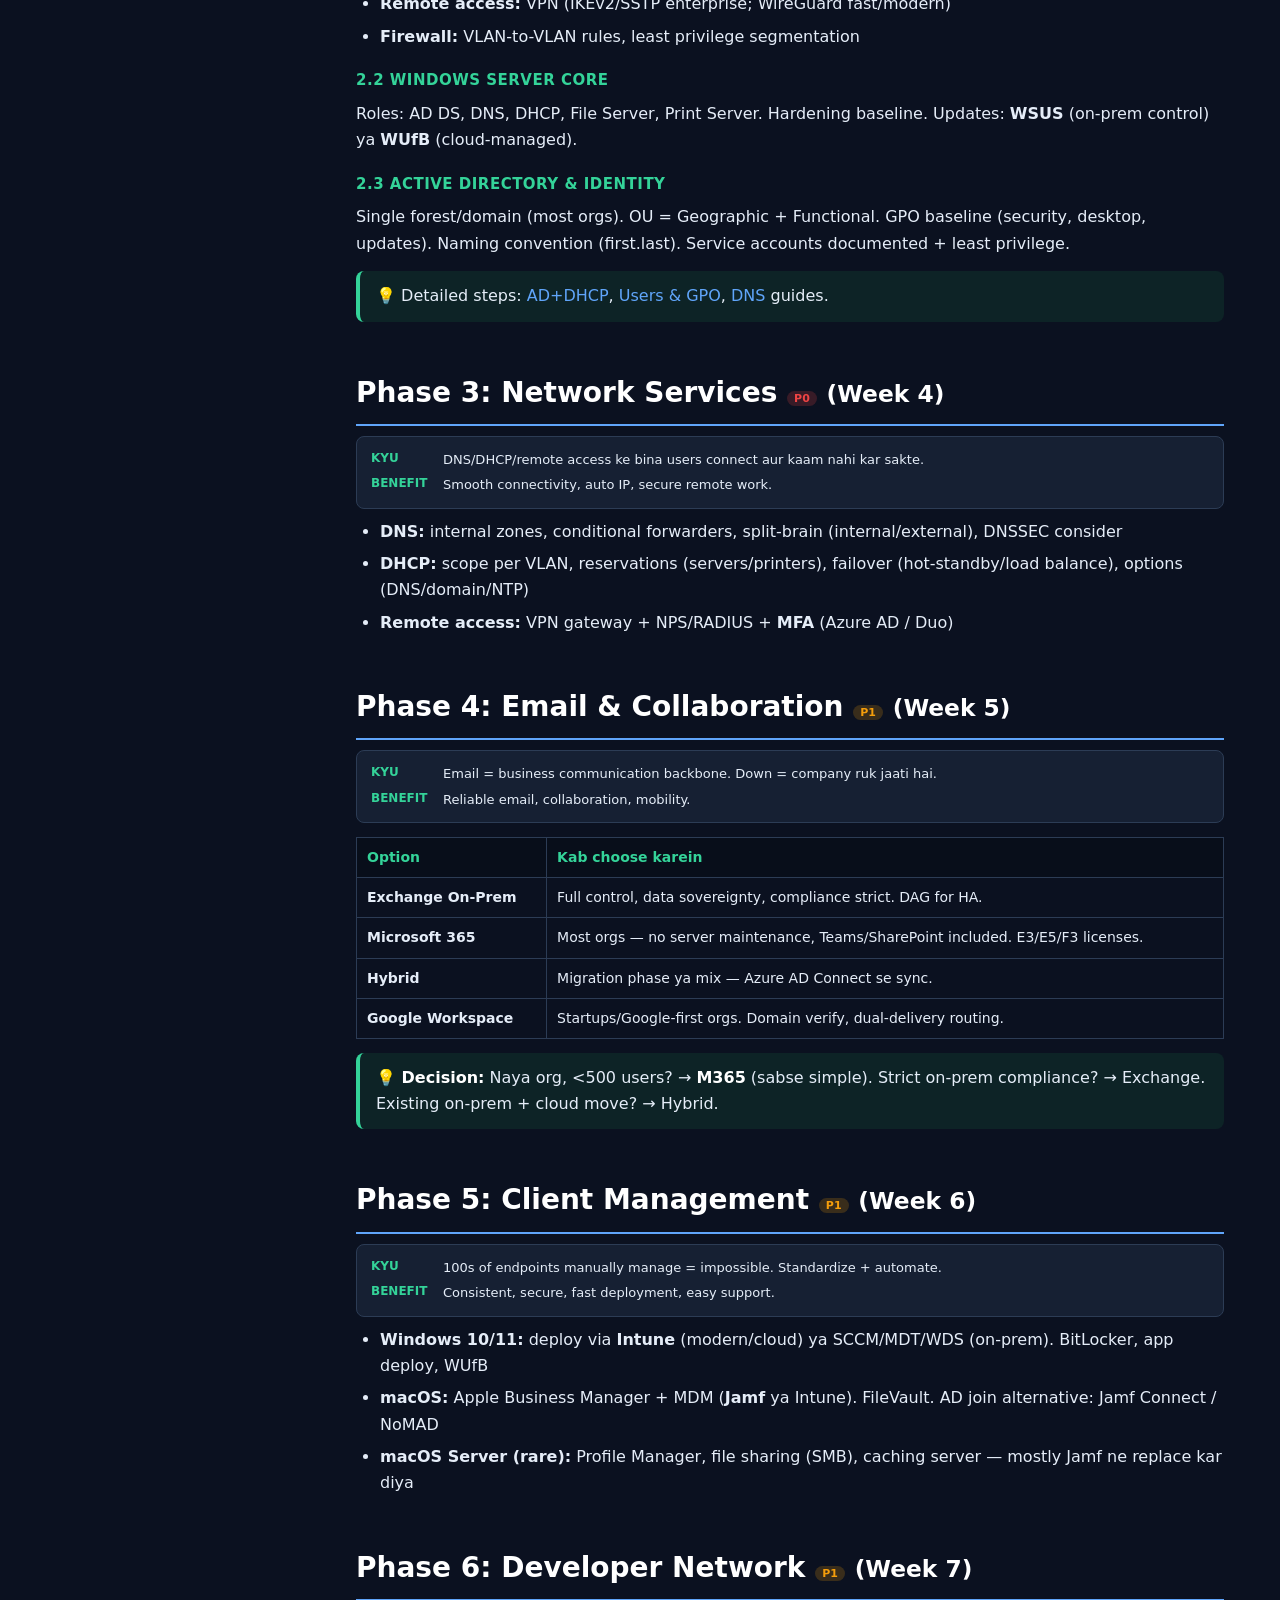
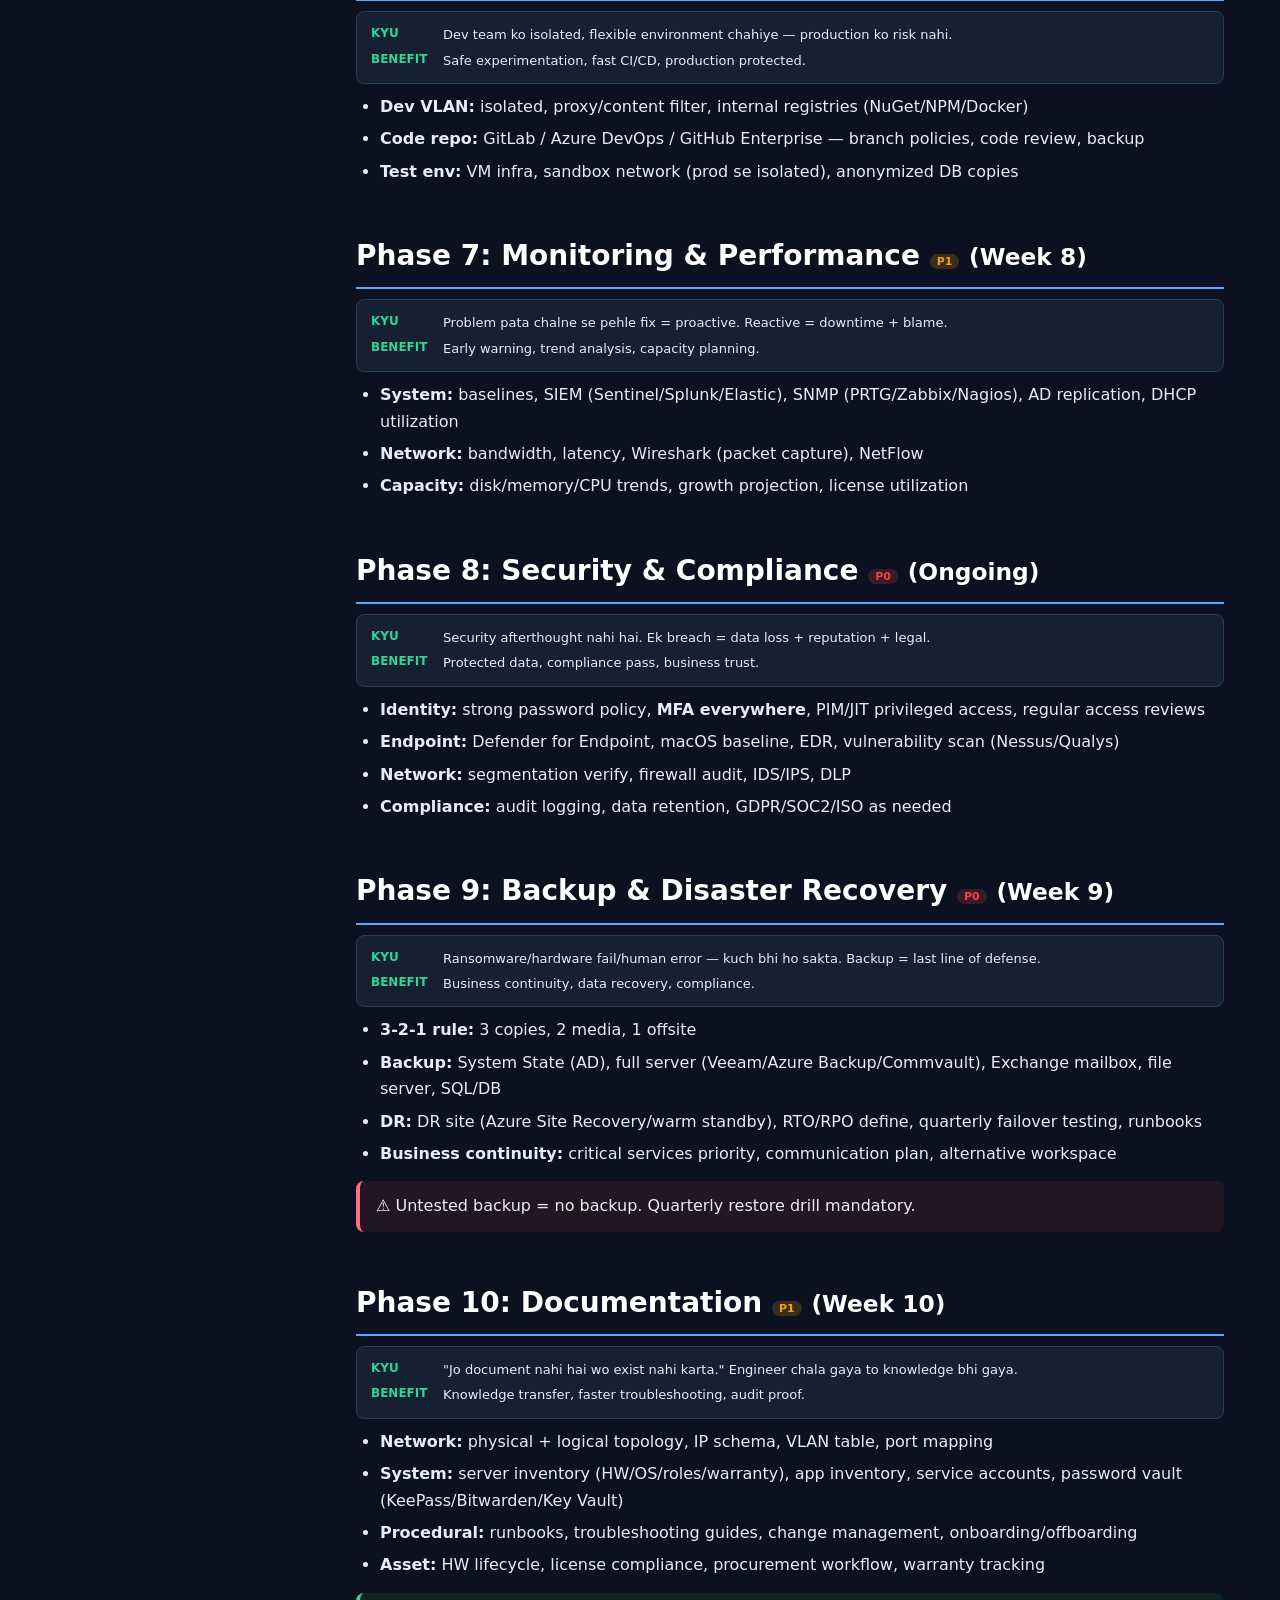
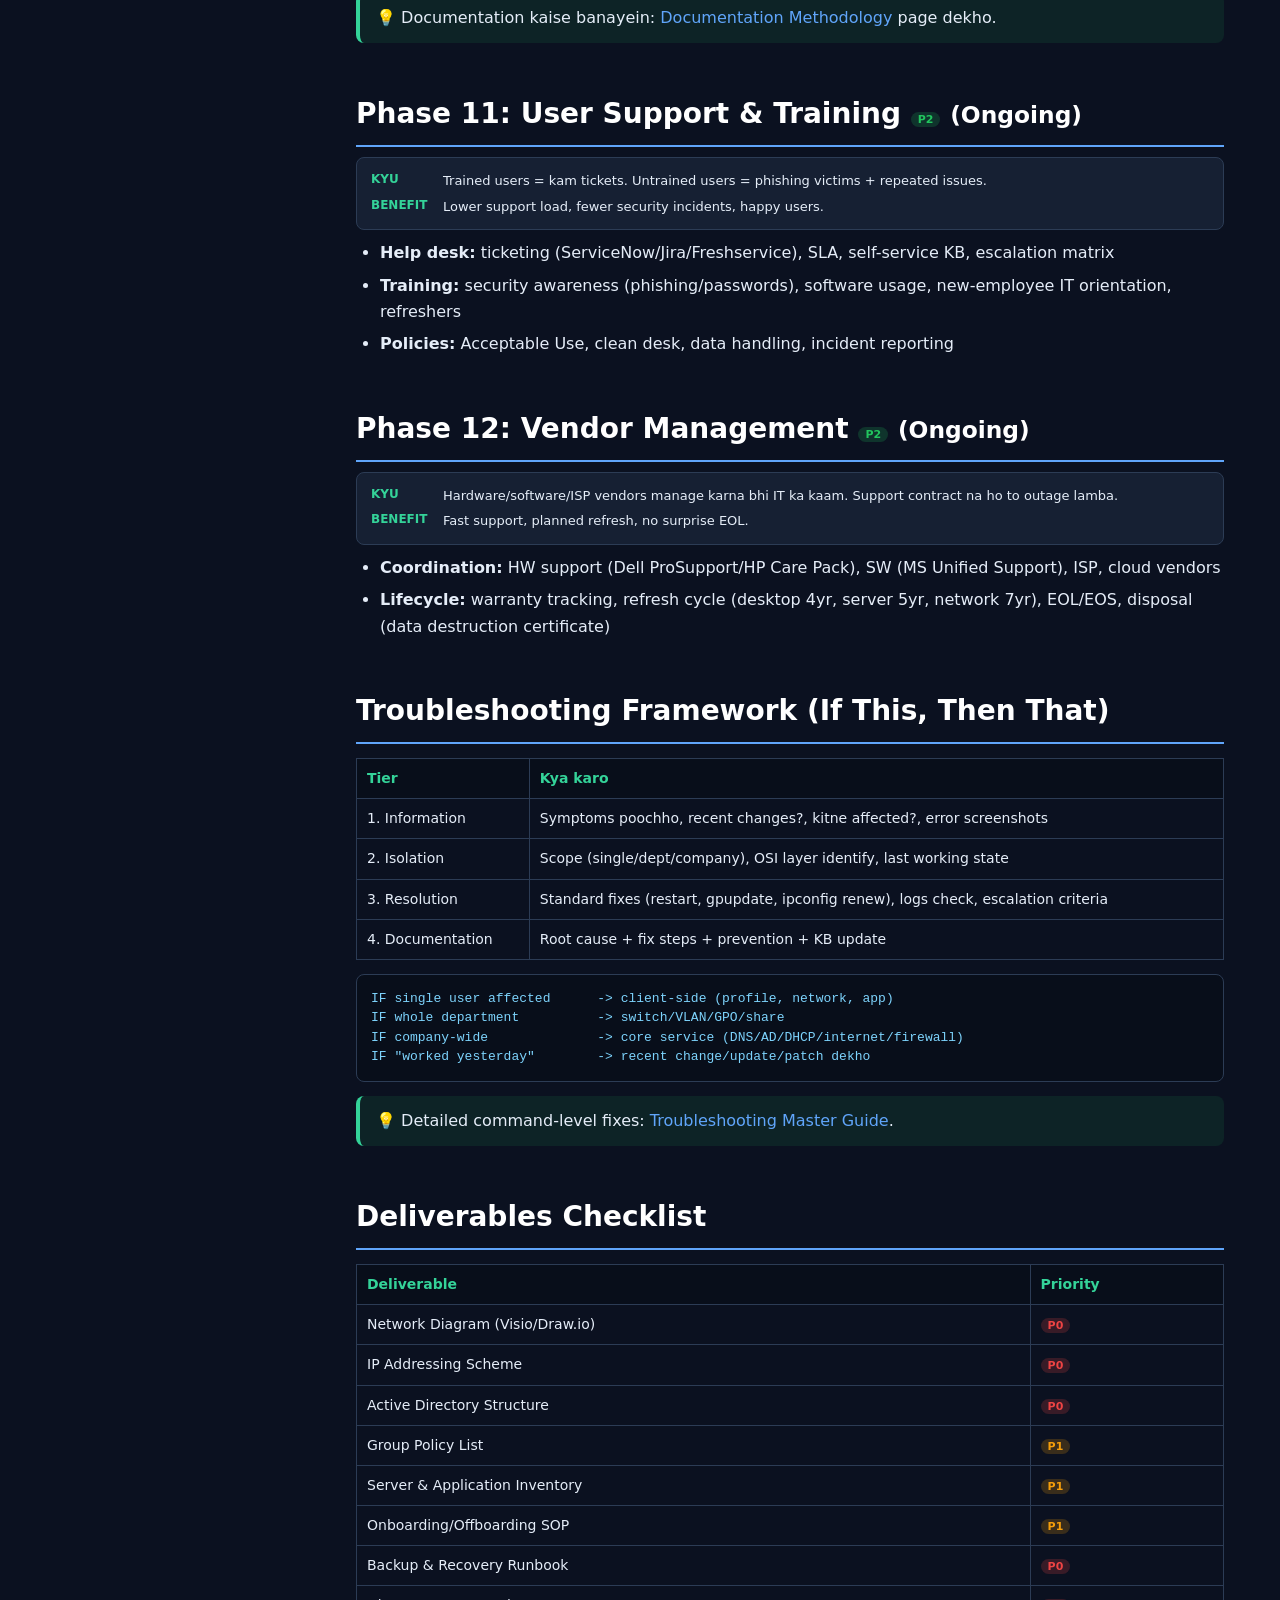
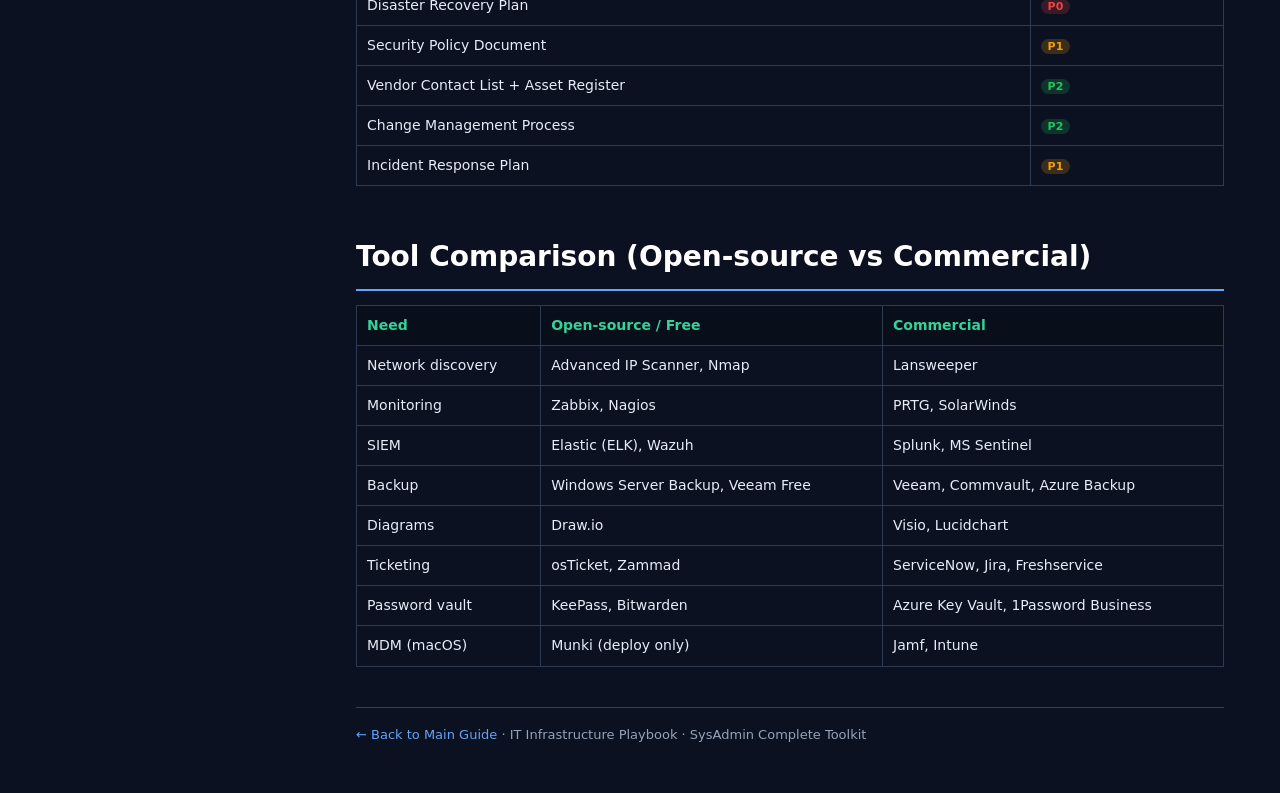
<file: windows-server-guide-main/windows-server-guide-main/public/gui-playbook.html>
<!DOCTYPE html>
<html lang="en">
<head>
<meta charset="UTF-8">
<meta name="viewport" content="width=device-width, initial-scale=1.0">
<title>IT Infrastructure Playbook</title>
<link rel="stylesheet" href="gui-style.css">
<style>
pre{background:var(--code);border:1px solid var(--border);border-radius:8px;padding:14px;overflow-x:auto;margin:12px 0;color:#7dd3fc;font-family:Consolas,monospace;font-size:13px;line-height:1.5}
.p0{background:rgba(239,68,68,.2);color:#ef4444;padding:1px 7px;border-radius:8px;font-size:11px;font-weight:bold}
.p1{background:rgba(245,158,11,.2);color:#f59e0b;padding:1px 7px;border-radius:8px;font-size:11px;font-weight:bold}
.p2{background:rgba(34,197,94,.2);color:#22c55e;padding:1px 7px;border-radius:8px;font-size:11px;font-weight:bold}
.kb{display:grid;grid-template-columns:60px 1fr;gap:4px 12px;margin:10px 0;background:#162033;border:1px solid var(--border);border-radius:8px;padding:12px 14px}
.kb .l{color:var(--accent2);font-weight:bold;font-size:12px}.kb .t{font-size:13px}
</style>
</head>
<body>
<div class="layout">
<nav class="sidebar">
<h1>IT Infra Playbook</h1>
<div class="sub">SysAdmin complete playbook</div>
<a class="back" href="index.html">← Back to Main Guide</a>
<div class="nav-group">Phases</div>
<a class="nav" href="#legend">Priority Legend</a>
<a class="nav" href="#p1">1. Discovery &amp; Planning</a>
<a class="nav" href="#p2">2. Core Infrastructure</a>
<a class="nav" href="#p3">3. Network Services</a>
<a class="nav" href="#p4">4. Email &amp; Collaboration</a>
<a class="nav" href="#p5">5. Client Management</a>
<a class="nav" href="#p6">6. Developer Network</a>
<a class="nav" href="#p7">7. Monitoring</a>
<a class="nav" href="#p8">8. Security &amp; Compliance</a>
<a class="nav" href="#p9">9. Backup &amp; DR</a>
<a class="nav" href="#p10">10. Documentation</a>
<a class="nav" href="#p11">11. Support &amp; Training</a>
<a class="nav" href="#p12">12. Vendor Management</a>
<a class="nav" href="#tshoot">Troubleshooting Framework</a>
<a class="nav" href="#deliver">Deliverables Checklist</a>
<a class="nav" href="#tools">Tool Comparison</a>
<div class="nav-group">Other Guides</div>
<a class="nav" href="gui-lab-setup.html">🧪 Lab Setup</a>
<a class="nav" href="gui-setup.html">🗂️ AD + DHCP</a>
<a class="nav" href="gui-troubleshooting.html">🔧 Troubleshooting</a>
<a class="nav" href="gui-core-services.html">📦 Core Services</a>
</nav>
<main class="content">
<div class="hero"><h1>📕 IT Infrastructure Playbook</h1><p>System Administrator ka complete playbook — naye organization mein deploy karne ke liye. 12 phases, troubleshooting framework, deliverables. Hinglish.</p></div>
<div class="kqk"><div class="hd">📌 Is page ka context</div><div class="lbl">KYA</div><div class="txt">End-to-end IT infra deployment: network, servers, AD, email, clients, security, backup, docs, vendor.</div><div class="lbl">KYU</div><div class="txt">Bina structured plan ke deployment chaos ban jaata hai. Phase-wise approach = predictable, low-risk.</div><div class="lbl">KAISE</div><div class="txt">10-week phased rollout. Har phase: kyu zaroori, benefit, priority, real example. Neeche detail.</div></div>

<h2 class="section" id="legend">Priority Legend</h2>
<p><span class="p0">P0 Critical</span> = bina iske kuch nahi chalega &nbsp; <span class="p1">P1 Important</span> = jaldi chahiye &nbsp; <span class="p2">P2 Standard</span> = plan karke karo</p>
<div class="box tip"><b>💡 Decision tree (on-prem vs cloud vs hybrid):</b> Data sovereignty/legacy app? → On-prem. Scalability/remote-first? → Cloud. Dono mix/migration phase? → Hybrid.</div>

<h2 class="section" id="p1">Phase 1: Discovery &amp; Planning <span class="p0">P0</span> <small>(Week 1)</small></h2>
<div class="kb"><div class="l">KYU</div><div class="t">Bina existing setup samjhe naya banaoge to conflict + rework. "Pehle dekho, phir decide karo."</div><div class="l">BENEFIT</div><div class="t">Accurate budget, realistic timeline, no surprises baad mein.</div></div>
<ul>
<li><b>Infra audit:</b> Lansweeper / Advanced IP Scanner se network discover karo — kya devices, OS, IPs hain</li>
<li><b>Topology map:</b> switches, routers, servers, links document karo</li>
<li><b>Stakeholder interviews:</b> HR, Finance, Dev team, Management — unki needs samjho</li>
<li><b>Risk assessment:</b> single points of failure, EOL hardware, security gaps</li>
</ul>
<p><b>Real example:</b> Nayi company join ki — pehle 1 week sirf audit. Pata chala 2 servers warranty-expired the, ek switch single point of failure tha. Plan usi hisaab se bana.</p>

<h2 class="section" id="p2">Phase 2: Core Infrastructure <span class="p0">P0</span> <small>(Week 2-3)</small></h2>
<div class="kb"><div class="l">KYU</div><div class="t">Network + AD = foundation. Galat foundation par sab kuch unstable rahega.</div><div class="l">BENEFIT</div><div class="t">Stable, secure, scalable base — 5 saal tak problem nahi.</div></div>
<h4>2.1 Network Architecture</h4>
<table>
<tr><th>VLAN</th><th>Use</th><th>Example Subnet</th></tr>
<tr><td>10 Management</td><td>Switches, iLO, admin</td><td>10.0.10.0/24</td></tr>
<tr><td>20 Servers</td><td>DC, file, app</td><td>10.0.20.0/24</td></tr>
<tr><td>30 Users</td><td>Employee PCs</td><td>10.0.30.0/24</td></tr>
<tr><td>40 Dev</td><td>Isolated dev</td><td>10.0.40.0/24</td></tr>
<tr><td>50 Guests</td><td>Visitor Wi-Fi</td><td>10.0.50.0/24</td></tr>
<tr><td>60 IoT/Printers</td><td>Devices</td><td>10.0.60.0/24</td></tr>
</table>
<ul>
<li><b>Wi-Fi:</b> WPA2/WPA3-Enterprise + RADIUS (NPS) — AD credentials se auth</li>
<li><b>Remote access:</b> VPN (IKEv2/SSTP enterprise; WireGuard fast/modern)</li>
<li><b>Firewall:</b> VLAN-to-VLAN rules, least privilege segmentation</li>
</ul>
<h4>2.2 Windows Server Core</h4>
<p>Roles: AD DS, DNS, DHCP, File Server, Print Server. Hardening baseline. Updates: <b>WSUS</b> (on-prem control) ya <b>WUfB</b> (cloud-managed).</p>
<h4>2.3 Active Directory &amp; Identity</h4>
<p>Single forest/domain (most orgs). OU = Geographic + Functional. GPO baseline (security, desktop, updates). Naming convention (first.last). Service accounts documented + least privilege.</p>
<div class="box tip"><b>💡</b> Detailed steps: <a href="gui-setup.html">AD+DHCP</a>, <a href="gui-users-gpo.html">Users &amp; GPO</a>, <a href="gui-dns.html">DNS</a> guides.</div>

<h2 class="section" id="p3">Phase 3: Network Services <span class="p0">P0</span> <small>(Week 4)</small></h2>
<div class="kb"><div class="l">KYU</div><div class="t">DNS/DHCP/remote access ke bina users connect aur kaam nahi kar sakte.</div><div class="l">BENEFIT</div><div class="t">Smooth connectivity, auto IP, secure remote work.</div></div>
<ul>
<li><b>DNS:</b> internal zones, conditional forwarders, split-brain (internal/external), DNSSEC consider</li>
<li><b>DHCP:</b> scope per VLAN, reservations (servers/printers), failover (hot-standby/load balance), options (DNS/domain/NTP)</li>
<li><b>Remote access:</b> VPN gateway + NPS/RADIUS + <b>MFA</b> (Azure AD / Duo)</li>
</ul>

<h2 class="section" id="p4">Phase 4: Email &amp; Collaboration <span class="p1">P1</span> <small>(Week 5)</small></h2>
<div class="kb"><div class="l">KYU</div><div class="t">Email = business communication backbone. Down = company ruk jaati hai.</div><div class="l">BENEFIT</div><div class="t">Reliable email, collaboration, mobility.</div></div>
<table>
<tr><th>Option</th><th>Kab choose karein</th></tr>
<tr><td><b>Exchange On-Prem</b></td><td>Full control, data sovereignty, compliance strict. DAG for HA.</td></tr>
<tr><td><b>Microsoft 365</b></td><td>Most orgs — no server maintenance, Teams/SharePoint included. E3/E5/F3 licenses.</td></tr>
<tr><td><b>Hybrid</b></td><td>Migration phase ya mix — Azure AD Connect se sync.</td></tr>
<tr><td><b>Google Workspace</b></td><td>Startups/Google-first orgs. Domain verify, dual-delivery routing.</td></tr>
</table>
<div class="box tip"><b>💡 Decision:</b> Naya org, &lt;500 users? → <b>M365</b> (sabse simple). Strict on-prem compliance? → Exchange. Existing on-prem + cloud move? → Hybrid.</div>

<h2 class="section" id="p5">Phase 5: Client Management <span class="p1">P1</span> <small>(Week 6)</small></h2>
<div class="kb"><div class="l">KYU</div><div class="t">100s of endpoints manually manage = impossible. Standardize + automate.</div><div class="l">BENEFIT</div><div class="t">Consistent, secure, fast deployment, easy support.</div></div>
<ul>
<li><b>Windows 10/11:</b> deploy via <b>Intune</b> (modern/cloud) ya SCCM/MDT/WDS (on-prem). BitLocker, app deploy, WUfB</li>
<li><b>macOS:</b> Apple Business Manager + MDM (<b>Jamf</b> ya Intune). FileVault. AD join alternative: Jamf Connect / NoMAD</li>
<li><b>macOS Server (rare):</b> Profile Manager, file sharing (SMB), caching server — mostly Jamf ne replace kar diya</li>
</ul>

<h2 class="section" id="p6">Phase 6: Developer Network <span class="p1">P1</span> <small>(Week 7)</small></h2>
<div class="kb"><div class="l">KYU</div><div class="t">Dev team ko isolated, flexible environment chahiye — production ko risk nahi.</div><div class="l">BENEFIT</div><div class="t">Safe experimentation, fast CI/CD, production protected.</div></div>
<ul>
<li><b>Dev VLAN:</b> isolated, proxy/content filter, internal registries (NuGet/NPM/Docker)</li>
<li><b>Code repo:</b> GitLab / Azure DevOps / GitHub Enterprise — branch policies, code review, backup</li>
<li><b>Test env:</b> VM infra, sandbox network (prod se isolated), anonymized DB copies</li>
</ul>

<h2 class="section" id="p7">Phase 7: Monitoring &amp; Performance <span class="p1">P1</span> <small>(Week 8)</small></h2>
<div class="kb"><div class="l">KYU</div><div class="t">Problem pata chalne se pehle fix = proactive. Reactive = downtime + blame.</div><div class="l">BENEFIT</div><div class="t">Early warning, trend analysis, capacity planning.</div></div>
<ul>
<li><b>System:</b> baselines, SIEM (Sentinel/Splunk/Elastic), SNMP (PRTG/Zabbix/Nagios), AD replication, DHCP utilization</li>
<li><b>Network:</b> bandwidth, latency, Wireshark (packet capture), NetFlow</li>
<li><b>Capacity:</b> disk/memory/CPU trends, growth projection, license utilization</li>
</ul>

<h2 class="section" id="p8">Phase 8: Security &amp; Compliance <span class="p0">P0</span> <small>(Ongoing)</small></h2>
<div class="kb"><div class="l">KYU</div><div class="t">Security afterthought nahi hai. Ek breach = data loss + reputation + legal.</div><div class="l">BENEFIT</div><div class="t">Protected data, compliance pass, business trust.</div></div>
<ul>
<li><b>Identity:</b> strong password policy, <b>MFA everywhere</b>, PIM/JIT privileged access, regular access reviews</li>
<li><b>Endpoint:</b> Defender for Endpoint, macOS baseline, EDR, vulnerability scan (Nessus/Qualys)</li>
<li><b>Network:</b> segmentation verify, firewall audit, IDS/IPS, DLP</li>
<li><b>Compliance:</b> audit logging, data retention, GDPR/SOC2/ISO as needed</li>
</ul>

<h2 class="section" id="p9">Phase 9: Backup &amp; Disaster Recovery <span class="p0">P0</span> <small>(Week 9)</small></h2>
<div class="kb"><div class="l">KYU</div><div class="t">Ransomware/hardware fail/human error — kuch bhi ho sakta. Backup = last line of defense.</div><div class="l">BENEFIT</div><div class="t">Business continuity, data recovery, compliance.</div></div>
<ul>
<li><b>3-2-1 rule:</b> 3 copies, 2 media, 1 offsite</li>
<li><b>Backup:</b> System State (AD), full server (Veeam/Azure Backup/Commvault), Exchange mailbox, file server, SQL/DB</li>
<li><b>DR:</b> DR site (Azure Site Recovery/warm standby), RTO/RPO define, quarterly failover testing, runbooks</li>
<li><b>Business continuity:</b> critical services priority, communication plan, alternative workspace</li>
</ul>
<div class="box danger"><b>⚠️</b> Untested backup = no backup. Quarterly restore drill mandatory.</div>

<h2 class="section" id="p10">Phase 10: Documentation <span class="p1">P1</span> <small>(Week 10)</small></h2>
<div class="kb"><div class="l">KYU</div><div class="t">"Jo document nahi hai wo exist nahi karta." Engineer chala gaya to knowledge bhi gaya.</div><div class="l">BENEFIT</div><div class="t">Knowledge transfer, faster troubleshooting, audit proof.</div></div>
<ul>
<li><b>Network:</b> physical + logical topology, IP schema, VLAN table, port mapping</li>
<li><b>System:</b> server inventory (HW/OS/roles/warranty), app inventory, service accounts, password vault (KeePass/Bitwarden/Key Vault)</li>
<li><b>Procedural:</b> runbooks, troubleshooting guides, change management, onboarding/offboarding</li>
<li><b>Asset:</b> HW lifecycle, license compliance, procurement workflow, warranty tracking</li>
</ul>
<div class="box tip"><b>💡</b> Documentation kaise banayein: <a href="gui-methodology.html">Documentation Methodology</a> page dekho.</div>

<h2 class="section" id="p11">Phase 11: User Support &amp; Training <span class="p2">P2</span> <small>(Ongoing)</small></h2>
<div class="kb"><div class="l">KYU</div><div class="t">Trained users = kam tickets. Untrained users = phishing victims + repeated issues.</div><div class="l">BENEFIT</div><div class="t">Lower support load, fewer security incidents, happy users.</div></div>
<ul>
<li><b>Help desk:</b> ticketing (ServiceNow/Jira/Freshservice), SLA, self-service KB, escalation matrix</li>
<li><b>Training:</b> security awareness (phishing/passwords), software usage, new-employee IT orientation, refreshers</li>
<li><b>Policies:</b> Acceptable Use, clean desk, data handling, incident reporting</li>
</ul>

<h2 class="section" id="p12">Phase 12: Vendor Management <span class="p2">P2</span> <small>(Ongoing)</small></h2>
<div class="kb"><div class="l">KYU</div><div class="t">Hardware/software/ISP vendors manage karna bhi IT ka kaam. Support contract na ho to outage lamba.</div><div class="l">BENEFIT</div><div class="t">Fast support, planned refresh, no surprise EOL.</div></div>
<ul>
<li><b>Coordination:</b> HW support (Dell ProSupport/HP Care Pack), SW (MS Unified Support), ISP, cloud vendors</li>
<li><b>Lifecycle:</b> warranty tracking, refresh cycle (desktop 4yr, server 5yr, network 7yr), EOL/EOS, disposal (data destruction certificate)</li>
</ul>

<h2 class="section" id="tshoot">Troubleshooting Framework (If This, Then That)</h2>
<table>
<tr><th>Tier</th><th>Kya karo</th></tr>
<tr><td>1. Information</td><td>Symptoms poochho, recent changes?, kitne affected?, error screenshots</td></tr>
<tr><td>2. Isolation</td><td>Scope (single/dept/company), OSI layer identify, last working state</td></tr>
<tr><td>3. Resolution</td><td>Standard fixes (restart, gpupdate, ipconfig renew), logs check, escalation criteria</td></tr>
<tr><td>4. Documentation</td><td>Root cause + fix steps + prevention + KB update</td></tr>
</table>
<pre>IF single user affected      -> client-side (profile, network, app)
IF whole department          -> switch/VLAN/GPO/share
IF company-wide              -> core service (DNS/AD/DHCP/internet/firewall)
IF "worked yesterday"        -> recent change/update/patch dekho</pre>
<div class="box tip"><b>💡</b> Detailed command-level fixes: <a href="gui-troubleshooting.html">Troubleshooting Master Guide</a>.</div>

<h2 class="section" id="deliver">Deliverables Checklist</h2>
<table>
<tr><th>Deliverable</th><th>Priority</th></tr>
<tr><td>Network Diagram (Visio/Draw.io)</td><td><span class="p0">P0</span></td></tr>
<tr><td>IP Addressing Scheme</td><td><span class="p0">P0</span></td></tr>
<tr><td>Active Directory Structure</td><td><span class="p0">P0</span></td></tr>
<tr><td>Group Policy List</td><td><span class="p1">P1</span></td></tr>
<tr><td>Server &amp; Application Inventory</td><td><span class="p1">P1</span></td></tr>
<tr><td>Onboarding/Offboarding SOP</td><td><span class="p1">P1</span></td></tr>
<tr><td>Backup &amp; Recovery Runbook</td><td><span class="p0">P0</span></td></tr>
<tr><td>Disaster Recovery Plan</td><td><span class="p0">P0</span></td></tr>
<tr><td>Security Policy Document</td><td><span class="p1">P1</span></td></tr>
<tr><td>Vendor Contact List + Asset Register</td><td><span class="p2">P2</span></td></tr>
<tr><td>Change Management Process</td><td><span class="p2">P2</span></td></tr>
<tr><td>Incident Response Plan</td><td><span class="p1">P1</span></td></tr>
</table>

<h2 class="section" id="tools">Tool Comparison (Open-source vs Commercial)</h2>
<table>
<tr><th>Need</th><th>Open-source / Free</th><th>Commercial</th></tr>
<tr><td>Network discovery</td><td>Advanced IP Scanner, Nmap</td><td>Lansweeper</td></tr>
<tr><td>Monitoring</td><td>Zabbix, Nagios</td><td>PRTG, SolarWinds</td></tr>
<tr><td>SIEM</td><td>Elastic (ELK), Wazuh</td><td>Splunk, MS Sentinel</td></tr>
<tr><td>Backup</td><td>Windows Server Backup, Veeam Free</td><td>Veeam, Commvault, Azure Backup</td></tr>
<tr><td>Diagrams</td><td>Draw.io</td><td>Visio, Lucidchart</td></tr>
<tr><td>Ticketing</td><td>osTicket, Zammad</td><td>ServiceNow, Jira, Freshservice</td></tr>
<tr><td>Password vault</td><td>KeePass, Bitwarden</td><td>Azure Key Vault, 1Password Business</td></tr>
<tr><td>MDM (macOS)</td><td>Munki (deploy only)</td><td>Jamf, Intune</td></tr>
</table>

<p style="margin-top:40px;color:#94a3b8;font-size:13px;border-top:1px solid #334155;padding-top:16px"><a href="index.html">← Back to Main Guide</a> · IT Infrastructure Playbook · SysAdmin Complete Toolkit</p>
</main>
</div>
</body>
</html>
</file>
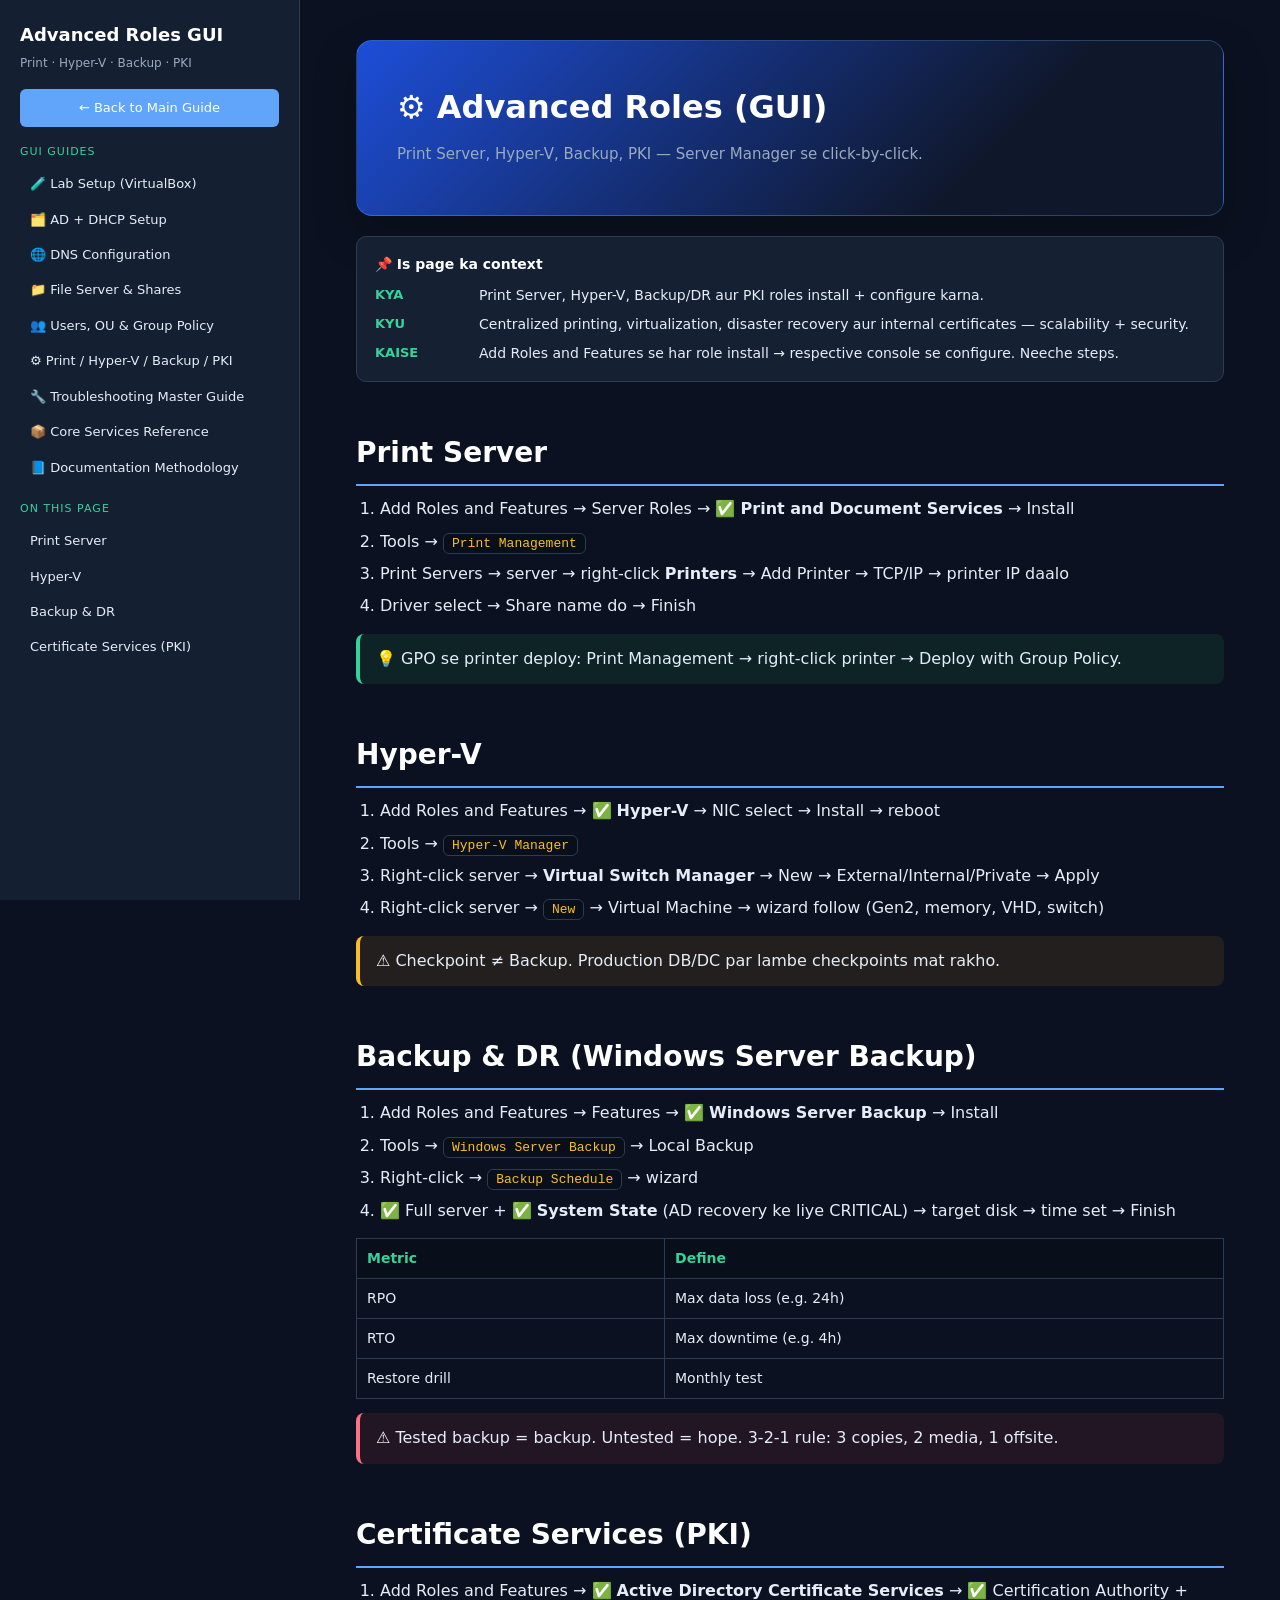
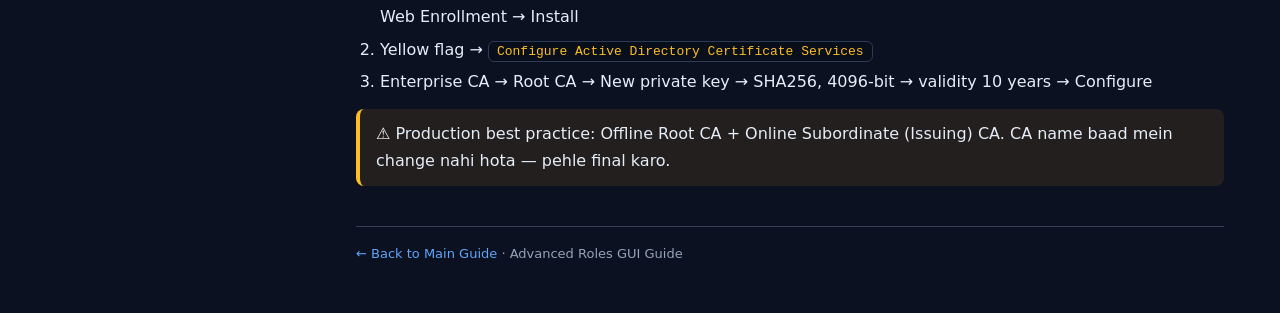
<file: windows-server-guide-main/windows-server-guide-main/public/gui-roles.html>
<!DOCTYPE html>
<html lang="en">
<head>
<meta charset="UTF-8">
<meta name="viewport" content="width=device-width, initial-scale=1.0">
<title>GUI Guide — Print / Hyper-V / Backup / PKI</title>
<link rel="stylesheet" href="gui-style.css">
</head>
<body>
<div class="layout">
<nav class="sidebar">
<h1>Advanced Roles GUI</h1>
<div class="sub">Print · Hyper-V · Backup · PKI</div>
<a class="back" href="index.html">← Back to Main Guide</a>
<div class="nav-group">GUI Guides</div>
<a class="nav" href="gui-lab-setup.html">🧪 Lab Setup (VirtualBox)</a>
<a class="nav" href="gui-setup.html">🗂️ AD + DHCP Setup</a>
<a class="nav" href="gui-dns.html">🌐 DNS Configuration</a>
<a class="nav" href="gui-fileserver.html">📁 File Server &amp; Shares</a>
<a class="nav" href="gui-users-gpo.html">👥 Users, OU &amp; Group Policy</a>
<a class="nav" href="gui-roles.html">⚙️ Print / Hyper-V / Backup / PKI</a>
<a class="nav" href="gui-troubleshooting.html">🔧 Troubleshooting Master Guide</a>
<a class="nav" href="gui-core-services.html">📦 Core Services Reference</a>
<a class="nav" href="gui-methodology.html">📘 Documentation Methodology</a>
<div class="nav-group">On This Page</div>
<a class="nav" href="#print">Print Server</a>
<a class="nav" href="#hyperv">Hyper-V</a>
<a class="nav" href="#backup">Backup &amp; DR</a>
<a class="nav" href="#pki">Certificate Services (PKI)</a>
</nav>
<main class="content">
<div class="hero"><h1>⚙️ Advanced Roles (GUI)</h1><p>Print Server, Hyper-V, Backup, PKI — Server Manager se click-by-click.</p></div>
<div class="kqk"><div class="hd">📌 Is page ka context</div><div class="lbl">KYA</div><div class="txt">Print Server, Hyper-V, Backup/DR aur PKI roles install + configure karna.</div><div class="lbl">KYU</div><div class="txt">Centralized printing, virtualization, disaster recovery aur internal certificates — scalability + security.</div><div class="lbl">KAISE</div><div class="txt">Add Roles and Features se har role install → respective console se configure. Neeche steps.</div></div>

<h2 class="section" id="print">Print Server</h2>
<ol>
<li>Add Roles and Features → Server Roles → ✅ <b>Print and Document Services</b> → Install</li>
<li>Tools → <span class="click">Print Management</span></li>
<li>Print Servers → server → right-click <b>Printers</b> → Add Printer → TCP/IP → printer IP daalo</li>
<li>Driver select → Share name do → Finish</li>
</ol>
<div class="box tip"><b>💡</b> GPO se printer deploy: Print Management → right-click printer → Deploy with Group Policy.</div>

<h2 class="section" id="hyperv">Hyper-V</h2>
<ol>
<li>Add Roles and Features → ✅ <b>Hyper-V</b> → NIC select → Install → reboot</li>
<li>Tools → <span class="click">Hyper-V Manager</span></li>
<li>Right-click server → <b>Virtual Switch Manager</b> → New → External/Internal/Private → Apply</li>
<li>Right-click server → <span class="click">New</span> → Virtual Machine → wizard follow (Gen2, memory, VHD, switch)</li>
</ol>
<div class="box warn"><b>⚠️</b> Checkpoint ≠ Backup. Production DB/DC par lambe checkpoints mat rakho.</div>

<h2 class="section" id="backup">Backup &amp; DR (Windows Server Backup)</h2>
<ol>
<li>Add Roles and Features → Features → ✅ <b>Windows Server Backup</b> → Install</li>
<li>Tools → <span class="click">Windows Server Backup</span> → Local Backup</li>
<li>Right-click → <span class="click">Backup Schedule</span> → wizard</li>
<li>✅ Full server + ✅ <b>System State</b> (AD recovery ke liye CRITICAL) → target disk → time set → Finish</li>
</ol>
<table><tr><th>Metric</th><th>Define</th></tr><tr><td>RPO</td><td>Max data loss (e.g. 24h)</td></tr><tr><td>RTO</td><td>Max downtime (e.g. 4h)</td></tr><tr><td>Restore drill</td><td>Monthly test</td></tr></table>
<div class="box danger"><b>⚠️</b> Tested backup = backup. Untested = hope. 3-2-1 rule: 3 copies, 2 media, 1 offsite.</div>

<h2 class="section" id="pki">Certificate Services (PKI)</h2>
<ol>
<li>Add Roles and Features → ✅ <b>Active Directory Certificate Services</b> → ✅ Certification Authority + Web Enrollment → Install</li>
<li>Yellow flag → <span class="click">Configure Active Directory Certificate Services</span></li>
<li>Enterprise CA → Root CA → New private key → SHA256, 4096-bit → validity 10 years → Configure</li>
</ol>
<div class="box warn"><b>⚠️</b> Production best practice: Offline Root CA + Online Subordinate (Issuing) CA. CA name baad mein change nahi hota — pehle final karo.</div>
<p style="margin-top:40px;color:#94a3b8;font-size:13px;border-top:1px solid #334155;padding-top:16px"><a href="index.html">← Back to Main Guide</a> · Advanced Roles GUI Guide</p>
</main>
</div>
</body>
</html>
</file>
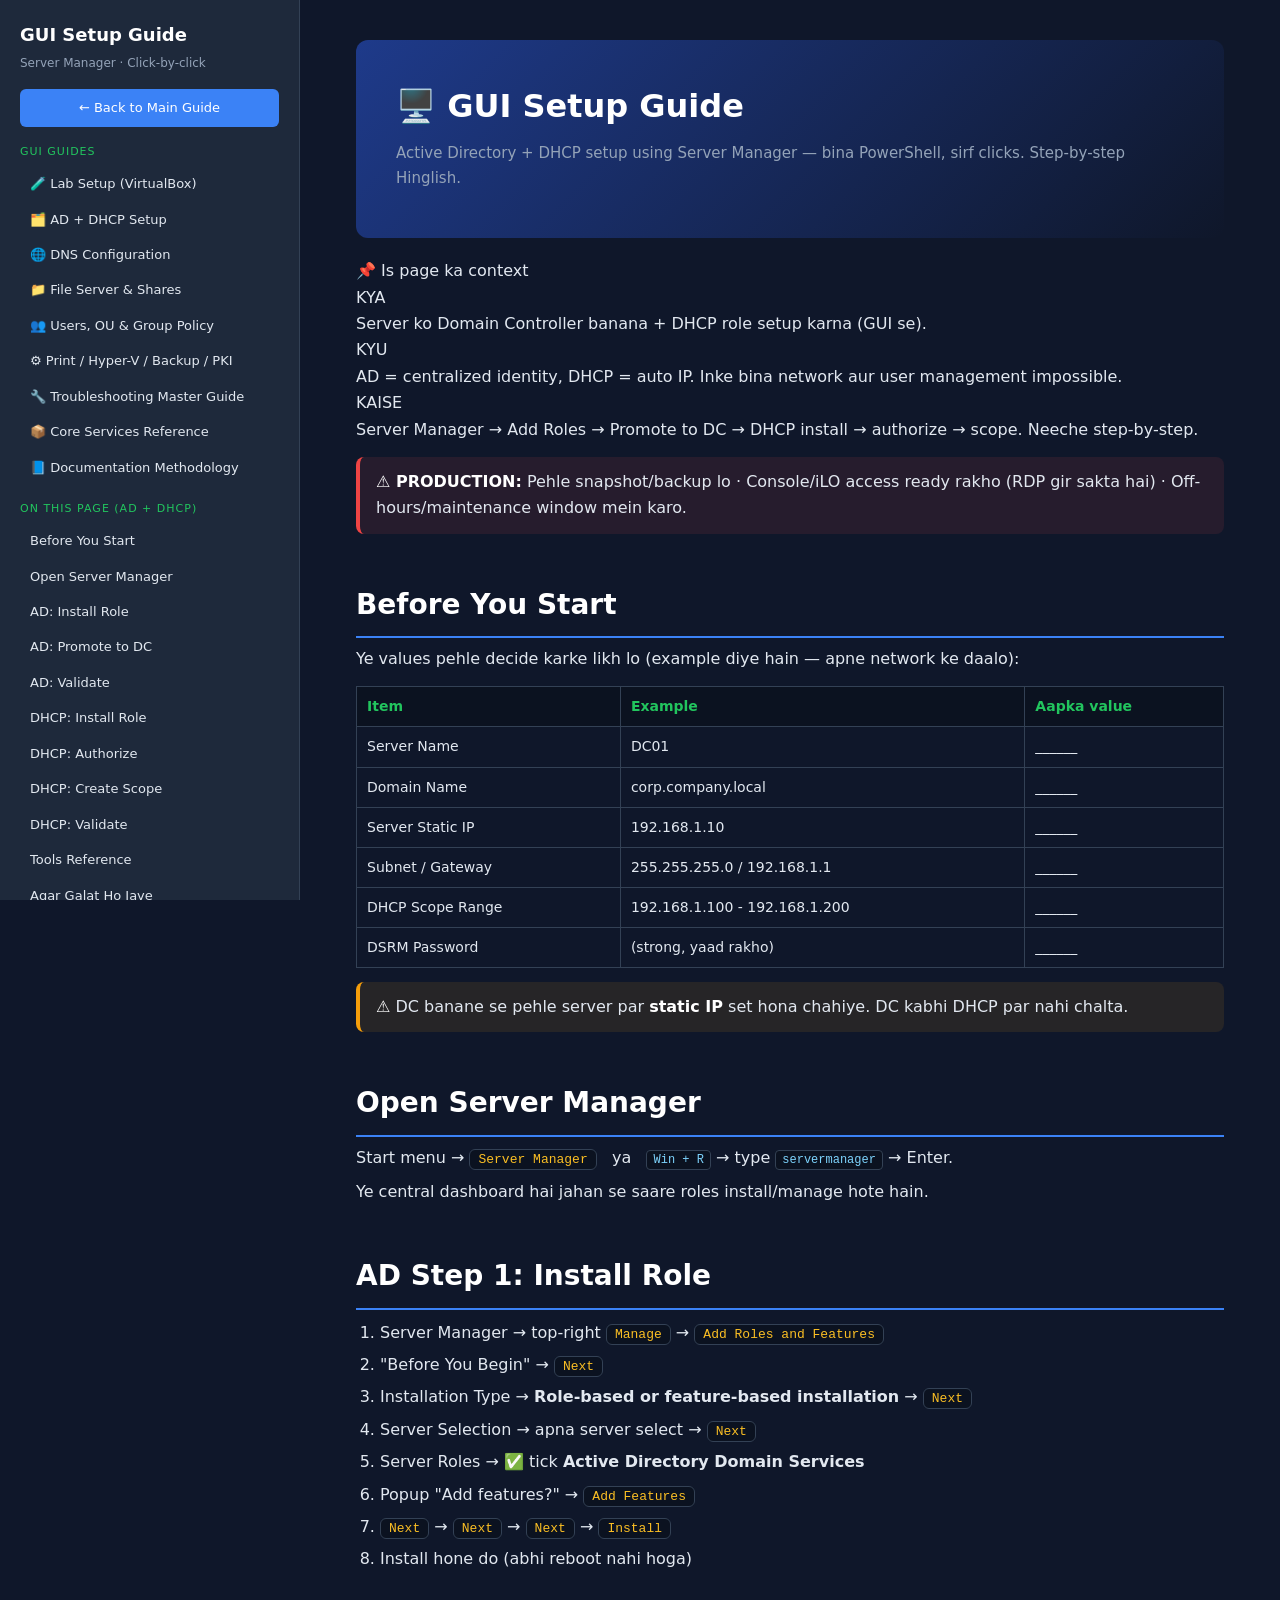
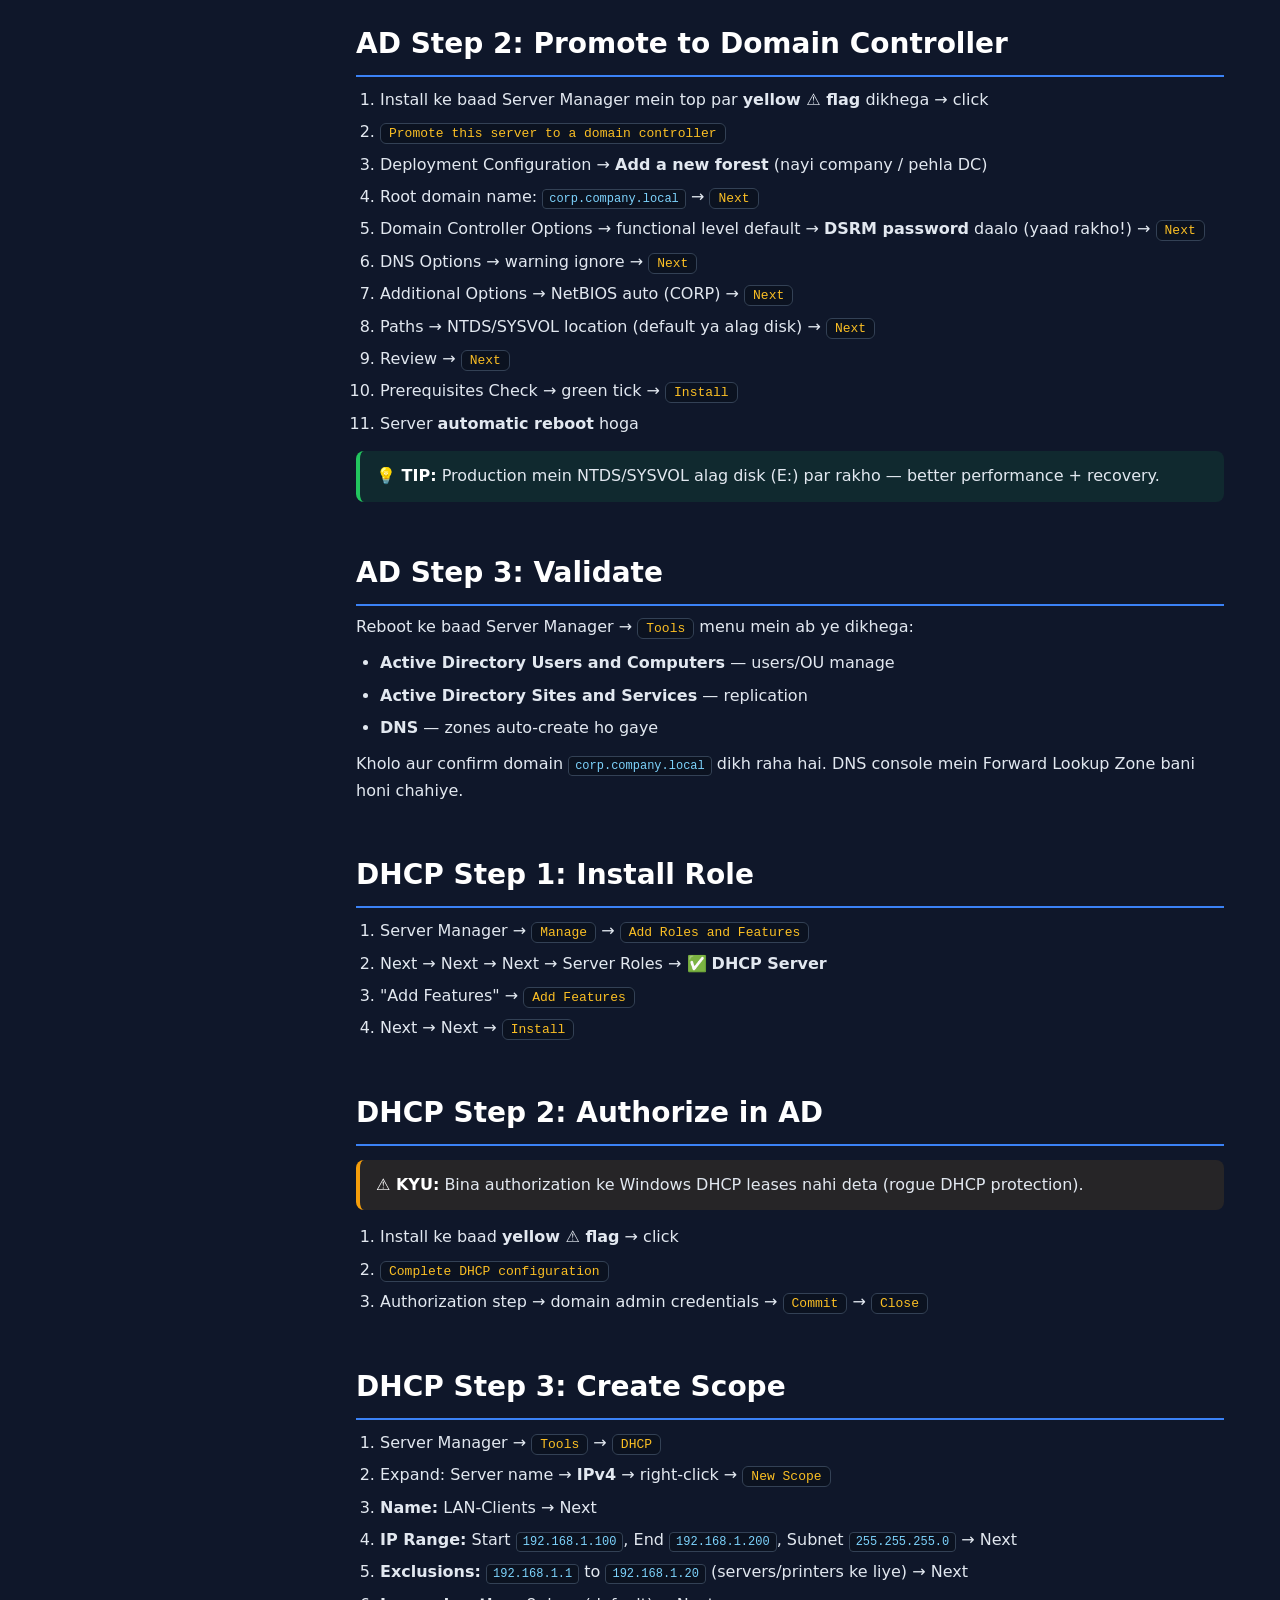
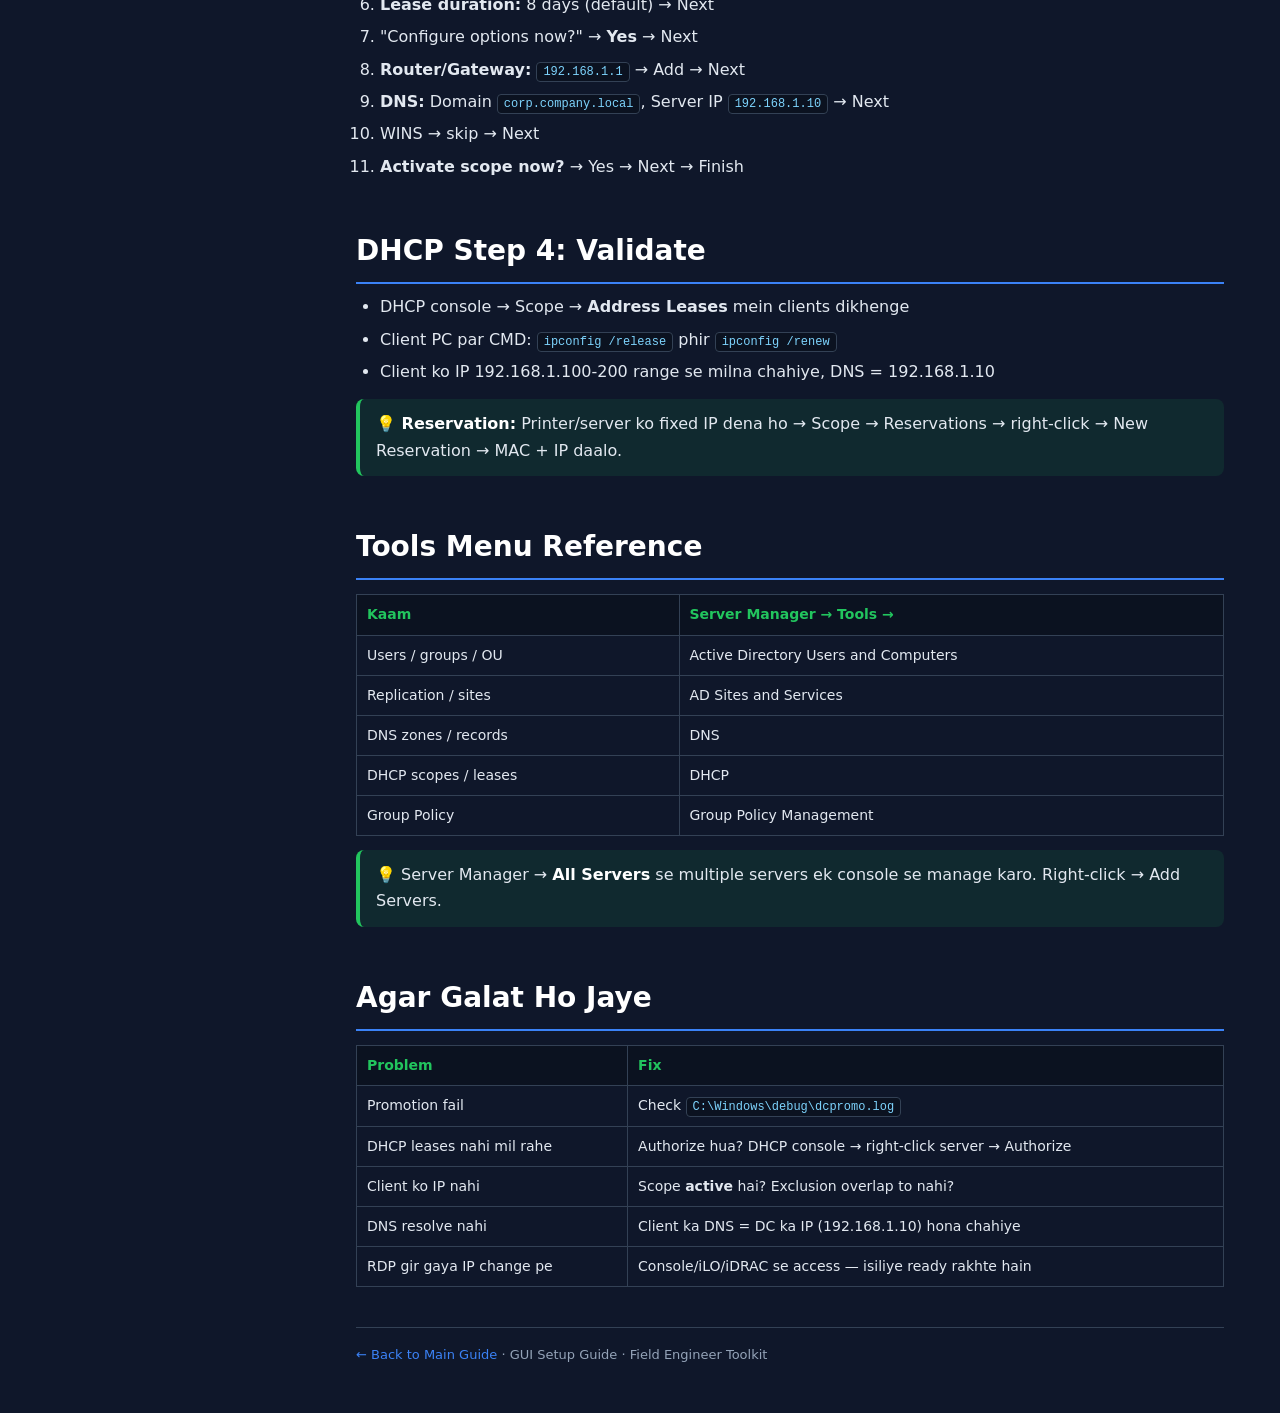
<file: windows-server-guide-main/windows-server-guide-main/public/gui-setup.html>
<!DOCTYPE html>
<html lang="en">
<head>
<meta charset="UTF-8">
<meta name="viewport" content="width=device-width, initial-scale=1.0">
<title>GUI Setup Guide — Server Manager</title>
<style>
:root{--bg:#0f172a;--panel:#1e293b;--accent:#3b82f6;--accent2:#22c55e;--warn:#f59e0b;--danger:#ef4444;--text:#e2e8f0;--muted:#94a3b8;--code:#0b1220;--border:#334155}
*{box-sizing:border-box;margin:0;padding:0}
body{font-family:'Segoe UI',system-ui,sans-serif;background:var(--bg);color:var(--text);line-height:1.65}
a{color:var(--accent);text-decoration:none}
.layout{display:flex;min-height:100vh}
.sidebar{width:300px;background:var(--panel);border-right:1px solid var(--border);position:fixed;top:0;bottom:0;overflow-y:auto;padding:20px}
.sidebar h1{font-size:18px;color:#fff;margin-bottom:4px}
.sidebar .sub{font-size:12px;color:var(--muted);margin-bottom:16px}
.nav-group{font-size:11px;text-transform:uppercase;letter-spacing:1px;color:var(--accent2);margin:16px 0 6px}
.sidebar a.nav{display:block;padding:6px 10px;border-radius:6px;color:var(--text);font-size:13px;margin-bottom:2px}
.sidebar a.nav:hover{background:var(--bg)}
.sidebar a.back{display:block;padding:8px 10px;border-radius:6px;background:var(--accent);color:#fff;font-size:13px;margin-bottom:12px;text-align:center}
.content{margin-left:300px;padding:40px 56px;max-width:1000px}
h2.section{font-size:28px;color:#fff;margin:48px 0 8px;padding-bottom:8px;border-bottom:2px solid var(--accent)}
h3.step{font-size:20px;color:#fff;margin:32px 0 10px}
h4{font-size:15px;color:var(--accent2);margin:18px 0 6px;text-transform:uppercase;letter-spacing:.5px}
p{margin:8px 0;color:var(--text)}
ol,ul{margin:10px 0 10px 24px}
li{margin:6px 0}
kbd{background:var(--code);border:1px solid var(--border);border-radius:4px;padding:2px 6px;font-family:monospace;font-size:12px;color:#7dd3fc}
table{width:100%;border-collapse:collapse;margin:14px 0;font-size:14px}
th,td{border:1px solid var(--border);padding:8px 10px;text-align:left}
th{background:var(--code);color:var(--accent2)}
.box{border-radius:8px;padding:12px 16px;margin:14px 0;border-left:4px solid}
.warn{background:rgba(245,158,11,.1);border-color:var(--warn)}
.tip{background:rgba(34,197,94,.1);border-color:var(--accent2)}
.danger{background:rgba(239,68,68,.1);border-color:var(--danger)}
.box b{color:#fff}
.hero{background:linear-gradient(135deg,#1e3a8a,#0f172a);padding:40px;border-radius:12px;margin-bottom:20px}
.hero h1{font-size:32px;color:#fff}
.hero p{color:var(--muted);font-size:15px}
.click{background:var(--code);border:1px solid var(--border);border-radius:6px;padding:2px 8px;color:#fbbf24;font-size:13px;font-family:monospace}
@media(max-width:800px){.sidebar{position:static;width:100%}.content{margin-left:0;padding:20px}}
</style>
</head>
<body>
<div class="layout">
<nav class="sidebar">
<h1>GUI Setup Guide</h1>
<div class="sub">Server Manager · Click-by-click</div>
<a class="back" href="index.html">← Back to Main Guide</a>
<div class="nav-group">GUI Guides</div>
<a class="nav" href="gui-lab-setup.html">🧪 Lab Setup (VirtualBox)</a>
<a class="nav" href="gui-setup.html">🗂️ AD + DHCP Setup</a>
<a class="nav" href="gui-dns.html">🌐 DNS Configuration</a>
<a class="nav" href="gui-fileserver.html">📁 File Server &amp; Shares</a>
<a class="nav" href="gui-users-gpo.html">👥 Users, OU &amp; Group Policy</a>
<a class="nav" href="gui-roles.html">⚙️ Print / Hyper-V / Backup / PKI</a>
<a class="nav" href="gui-troubleshooting.html">🔧 Troubleshooting Master Guide</a>
<a class="nav" href="gui-core-services.html">📦 Core Services Reference</a>
<a class="nav" href="gui-methodology.html">📘 Documentation Methodology</a>
<div class="nav-group">On This Page (AD + DHCP)</div>
<a class="nav" href="#prep">Before You Start</a>
<a class="nav" href="#open">Open Server Manager</a>
<a class="nav" href="#ad1">AD: Install Role</a>
<a class="nav" href="#ad2">AD: Promote to DC</a>
<a class="nav" href="#ad3">AD: Validate</a>
<a class="nav" href="#dhcp1">DHCP: Install Role</a>
<a class="nav" href="#dhcp2">DHCP: Authorize</a>
<a class="nav" href="#dhcp3">DHCP: Create Scope</a>
<a class="nav" href="#dhcp4">DHCP: Validate</a>
<a class="nav" href="#tools">Tools Reference</a>
<a class="nav" href="#trouble">Agar Galat Ho Jaye</a>
</nav>
<main class="content">
<div class="hero">
<h1>🖥️ GUI Setup Guide</h1>
<p>Active Directory + DHCP setup using Server Manager — bina PowerShell, sirf clicks. Step-by-step Hinglish.</p>
</div>
<div class="kqk"><div class="hd">📌 Is page ka context</div><div class="lbl">KYA</div><div class="txt">Server ko Domain Controller banana + DHCP role setup karna (GUI se).</div><div class="lbl">KYU</div><div class="txt">AD = centralized identity, DHCP = auto IP. Inke bina network aur user management impossible.</div><div class="lbl">KAISE</div><div class="txt">Server Manager → Add Roles → Promote to DC → DHCP install → authorize → scope. Neeche step-by-step.</div></div>

<div class="box danger"><b>⚠️ PRODUCTION:</b> Pehle snapshot/backup lo · Console/iLO access ready rakho (RDP gir sakta hai) · Off-hours/maintenance window mein karo.</div>

<h2 class="section" id="prep">Before You Start</h2>
<p>Ye values pehle decide karke likh lo (example diye hain — apne network ke daalo):</p>
<table>
<tr><th>Item</th><th>Example</th><th>Aapka value</th></tr>
<tr><td>Server Name</td><td>DC01</td><td>______</td></tr>
<tr><td>Domain Name</td><td>corp.company.local</td><td>______</td></tr>
<tr><td>Server Static IP</td><td>192.168.1.10</td><td>______</td></tr>
<tr><td>Subnet / Gateway</td><td>255.255.255.0 / 192.168.1.1</td><td>______</td></tr>
<tr><td>DHCP Scope Range</td><td>192.168.1.100 - 192.168.1.200</td><td>______</td></tr>
<tr><td>DSRM Password</td><td>(strong, yaad rakho)</td><td>______</td></tr>
</table>
<div class="box warn"><b>⚠️</b> DC banane se pehle server par <b>static IP</b> set hona chahiye. DC kabhi DHCP par nahi chalta.</div>

<h2 class="section" id="open">Open Server Manager</h2>
<p>Start menu → <span class="click">Server Manager</span> &nbsp; ya &nbsp; <kbd>Win + R</kbd> → type <kbd>servermanager</kbd> → Enter.</p>
<p>Ye central dashboard hai jahan se saare roles install/manage hote hain.</p>

<h2 class="section" id="ad1">AD Step 1: Install Role</h2>
<ol>
<li>Server Manager → top-right <span class="click">Manage</span> → <span class="click">Add Roles and Features</span></li>
<li>"Before You Begin" → <span class="click">Next</span></li>
<li>Installation Type → <b>Role-based or feature-based installation</b> → <span class="click">Next</span></li>
<li>Server Selection → apna server select → <span class="click">Next</span></li>
<li>Server Roles → ✅ tick <b>Active Directory Domain Services</b></li>
<li>Popup "Add features?" → <span class="click">Add Features</span></li>
<li><span class="click">Next</span> → <span class="click">Next</span> → <span class="click">Next</span> → <span class="click">Install</span></li>
<li>Install hone do (abhi reboot nahi hoga)</li>
</ol>

<h2 class="section" id="ad2">AD Step 2: Promote to Domain Controller</h2>
<ol>
<li>Install ke baad Server Manager mein top par <b>yellow ⚠️ flag</b> dikhega → click</li>
<li><span class="click">Promote this server to a domain controller</span></li>
<li>Deployment Configuration → <b>Add a new forest</b> (nayi company / pehla DC)</li>
<li>Root domain name: <kbd>corp.company.local</kbd> → <span class="click">Next</span></li>
<li>Domain Controller Options → functional level default → <b>DSRM password</b> daalo (yaad rakho!) → <span class="click">Next</span></li>
<li>DNS Options → warning ignore → <span class="click">Next</span></li>
<li>Additional Options → NetBIOS auto (CORP) → <span class="click">Next</span></li>
<li>Paths → NTDS/SYSVOL location (default ya alag disk) → <span class="click">Next</span></li>
<li>Review → <span class="click">Next</span></li>
<li>Prerequisites Check → green tick → <span class="click">Install</span></li>
<li>Server <b>automatic reboot</b> hoga</li>
</ol>
<div class="box tip"><b>💡 TIP:</b> Production mein NTDS/SYSVOL alag disk (E:) par rakho — better performance + recovery.</div>

<h2 class="section" id="ad3">AD Step 3: Validate</h2>
<p>Reboot ke baad Server Manager → <span class="click">Tools</span> menu mein ab ye dikhega:</p>
<ul>
<li><b>Active Directory Users and Computers</b> — users/OU manage</li>
<li><b>Active Directory Sites and Services</b> — replication</li>
<li><b>DNS</b> — zones auto-create ho gaye</li>
</ul>
<p>Kholo aur confirm domain <kbd>corp.company.local</kbd> dikh raha hai. DNS console mein Forward Lookup Zone bani honi chahiye.</p>

<h2 class="section" id="dhcp1">DHCP Step 1: Install Role</h2>
<ol>
<li>Server Manager → <span class="click">Manage</span> → <span class="click">Add Roles and Features</span></li>
<li>Next → Next → Next → Server Roles → ✅ <b>DHCP Server</b></li>
<li>"Add Features" → <span class="click">Add Features</span></li>
<li>Next → Next → <span class="click">Install</span></li>
</ol>

<h2 class="section" id="dhcp2">DHCP Step 2: Authorize in AD</h2>
<div class="box warn"><b>⚠️ KYU:</b> Bina authorization ke Windows DHCP leases nahi deta (rogue DHCP protection).</div>
<ol>
<li>Install ke baad <b>yellow ⚠️ flag</b> → click</li>
<li><span class="click">Complete DHCP configuration</span></li>
<li>Authorization step → domain admin credentials → <span class="click">Commit</span> → <span class="click">Close</span></li>
</ol>

<h2 class="section" id="dhcp3">DHCP Step 3: Create Scope</h2>
<ol>
<li>Server Manager → <span class="click">Tools</span> → <span class="click">DHCP</span></li>
<li>Expand: Server name → <b>IPv4</b> → right-click → <span class="click">New Scope</span></li>
<li><b>Name:</b> LAN-Clients → Next</li>
<li><b>IP Range:</b> Start <kbd>192.168.1.100</kbd>, End <kbd>192.168.1.200</kbd>, Subnet <kbd>255.255.255.0</kbd> → Next</li>
<li><b>Exclusions:</b> <kbd>192.168.1.1</kbd> to <kbd>192.168.1.20</kbd> (servers/printers ke liye) → Next</li>
<li><b>Lease duration:</b> 8 days (default) → Next</li>
<li>"Configure options now?" → <b>Yes</b> → Next</li>
<li><b>Router/Gateway:</b> <kbd>192.168.1.1</kbd> → Add → Next</li>
<li><b>DNS:</b> Domain <kbd>corp.company.local</kbd>, Server IP <kbd>192.168.1.10</kbd> → Next</li>
<li>WINS → skip → Next</li>
<li><b>Activate scope now?</b> → Yes → Next → Finish</li>
</ol>

<h2 class="section" id="dhcp4">DHCP Step 4: Validate</h2>
<ul>
<li>DHCP console → Scope → <b>Address Leases</b> mein clients dikhenge</li>
<li>Client PC par CMD: <kbd>ipconfig /release</kbd> phir <kbd>ipconfig /renew</kbd></li>
<li>Client ko IP 192.168.1.100-200 range se milna chahiye, DNS = 192.168.1.10</li>
</ul>
<div class="box tip"><b>💡 Reservation:</b> Printer/server ko fixed IP dena ho → Scope → Reservations → right-click → New Reservation → MAC + IP daalo.</div>

<h2 class="section" id="tools">Tools Menu Reference</h2>
<table>
<tr><th>Kaam</th><th>Server Manager → Tools →</th></tr>
<tr><td>Users / groups / OU</td><td>Active Directory Users and Computers</td></tr>
<tr><td>Replication / sites</td><td>AD Sites and Services</td></tr>
<tr><td>DNS zones / records</td><td>DNS</td></tr>
<tr><td>DHCP scopes / leases</td><td>DHCP</td></tr>
<tr><td>Group Policy</td><td>Group Policy Management</td></tr>
</table>
<div class="box tip"><b>💡</b> Server Manager → <b>All Servers</b> se multiple servers ek console se manage karo. Right-click → Add Servers.</div>

<h2 class="section" id="trouble">Agar Galat Ho Jaye</h2>
<table>
<tr><th>Problem</th><th>Fix</th></tr>
<tr><td>Promotion fail</td><td>Check <kbd>C:\Windows\debug\dcpromo.log</kbd></td></tr>
<tr><td>DHCP leases nahi mil rahe</td><td>Authorize hua? DHCP console → right-click server → Authorize</td></tr>
<tr><td>Client ko IP nahi</td><td>Scope <b>active</b> hai? Exclusion overlap to nahi?</td></tr>
<tr><td>DNS resolve nahi</td><td>Client ka DNS = DC ka IP (192.168.1.10) hona chahiye</td></tr>
<tr><td>RDP gir gaya IP change pe</td><td>Console/iLO/iDRAC se access — isiliye ready rakhte hain</td></tr>
</table>

<p style="margin-top:40px;color:var(--muted);font-size:13px;border-top:1px solid var(--border);padding-top:16px"><a href="index.html">← Back to Main Guide</a> · GUI Setup Guide · Field Engineer Toolkit</p>
</main>
</div>
</body>
</html>
</file>
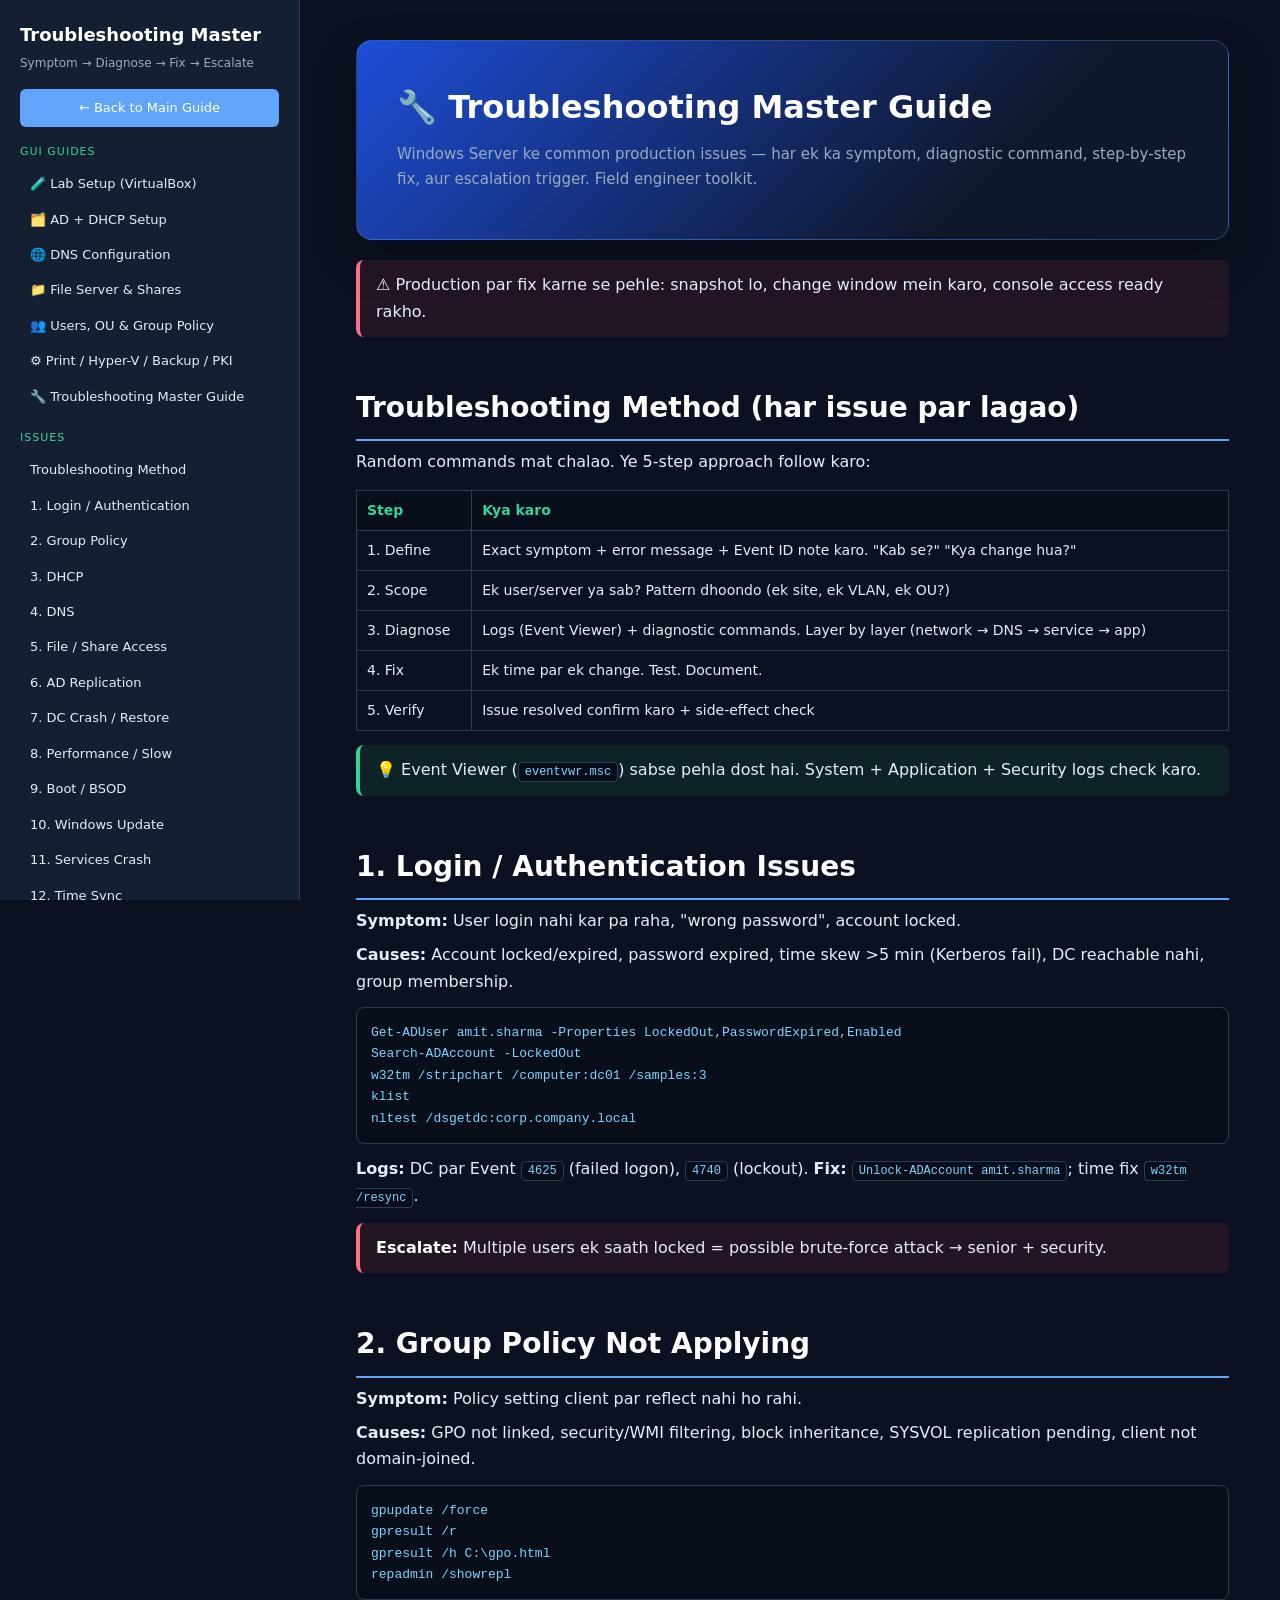
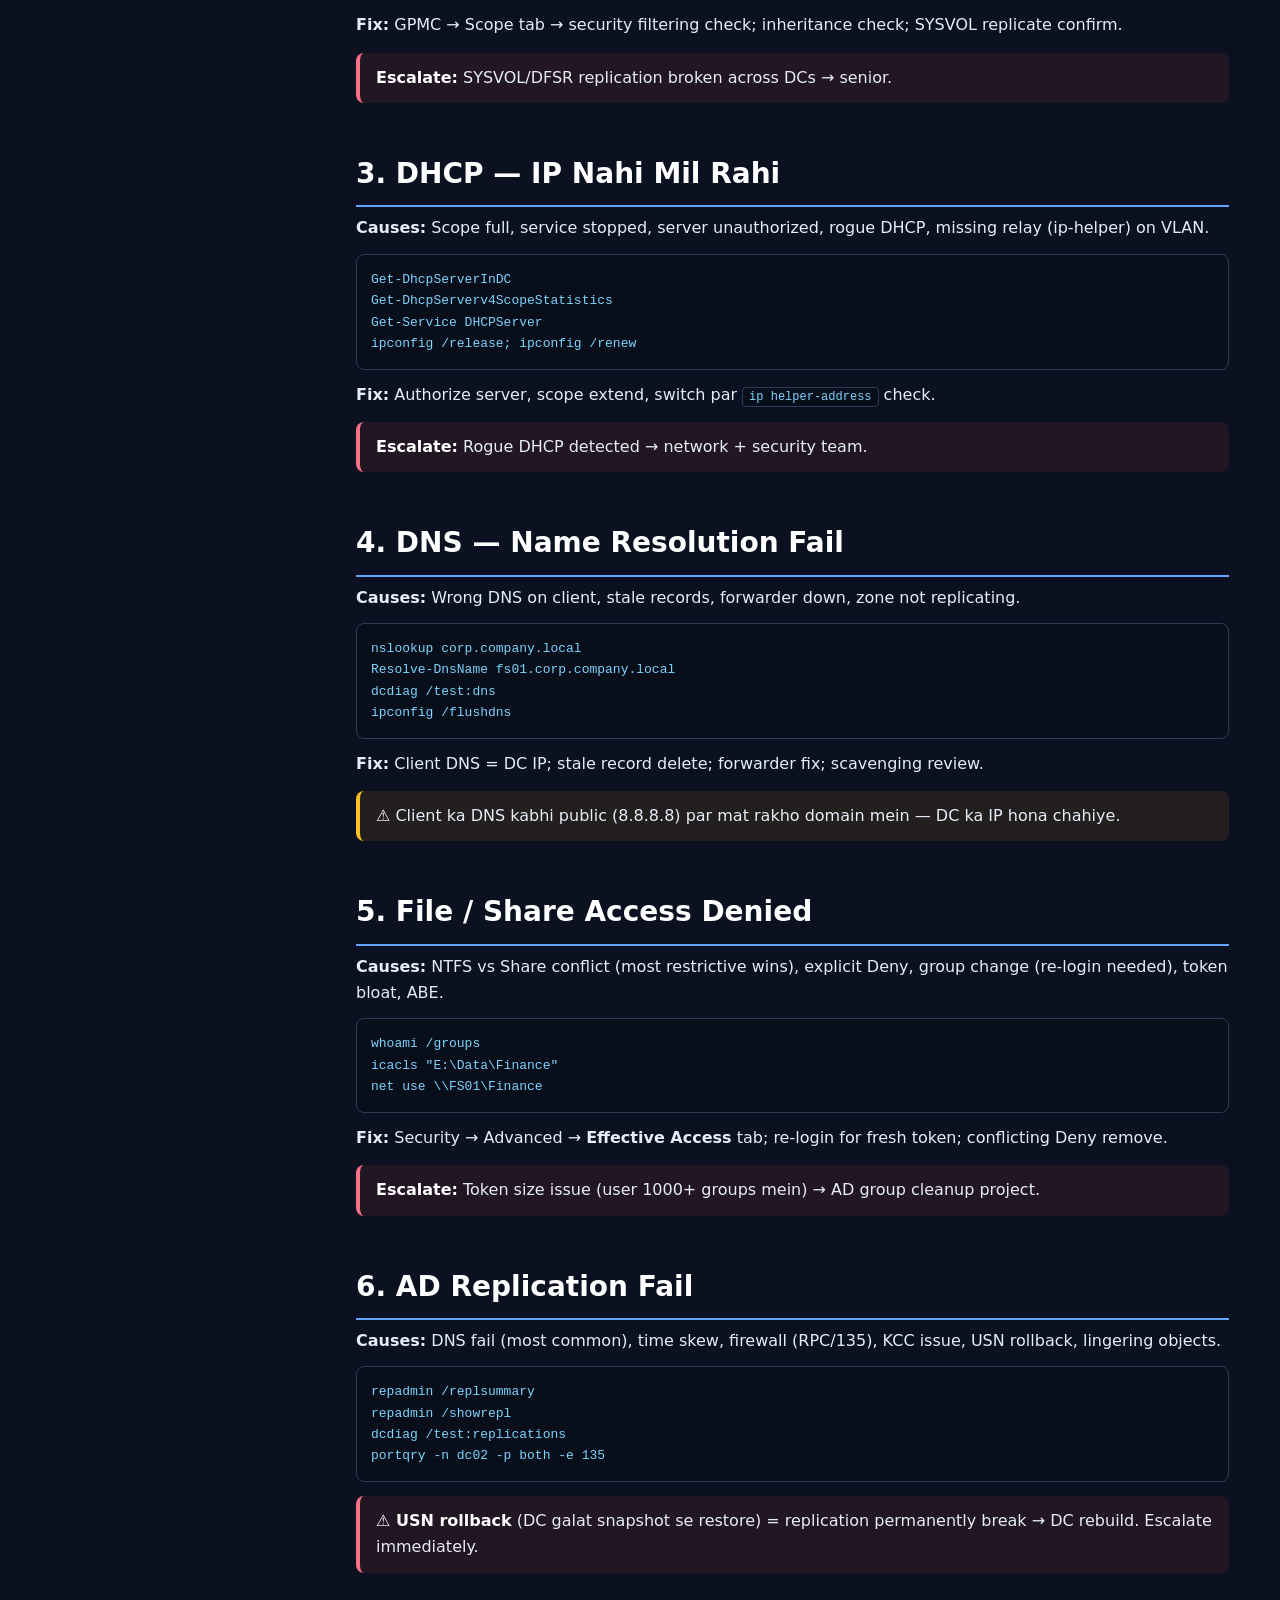
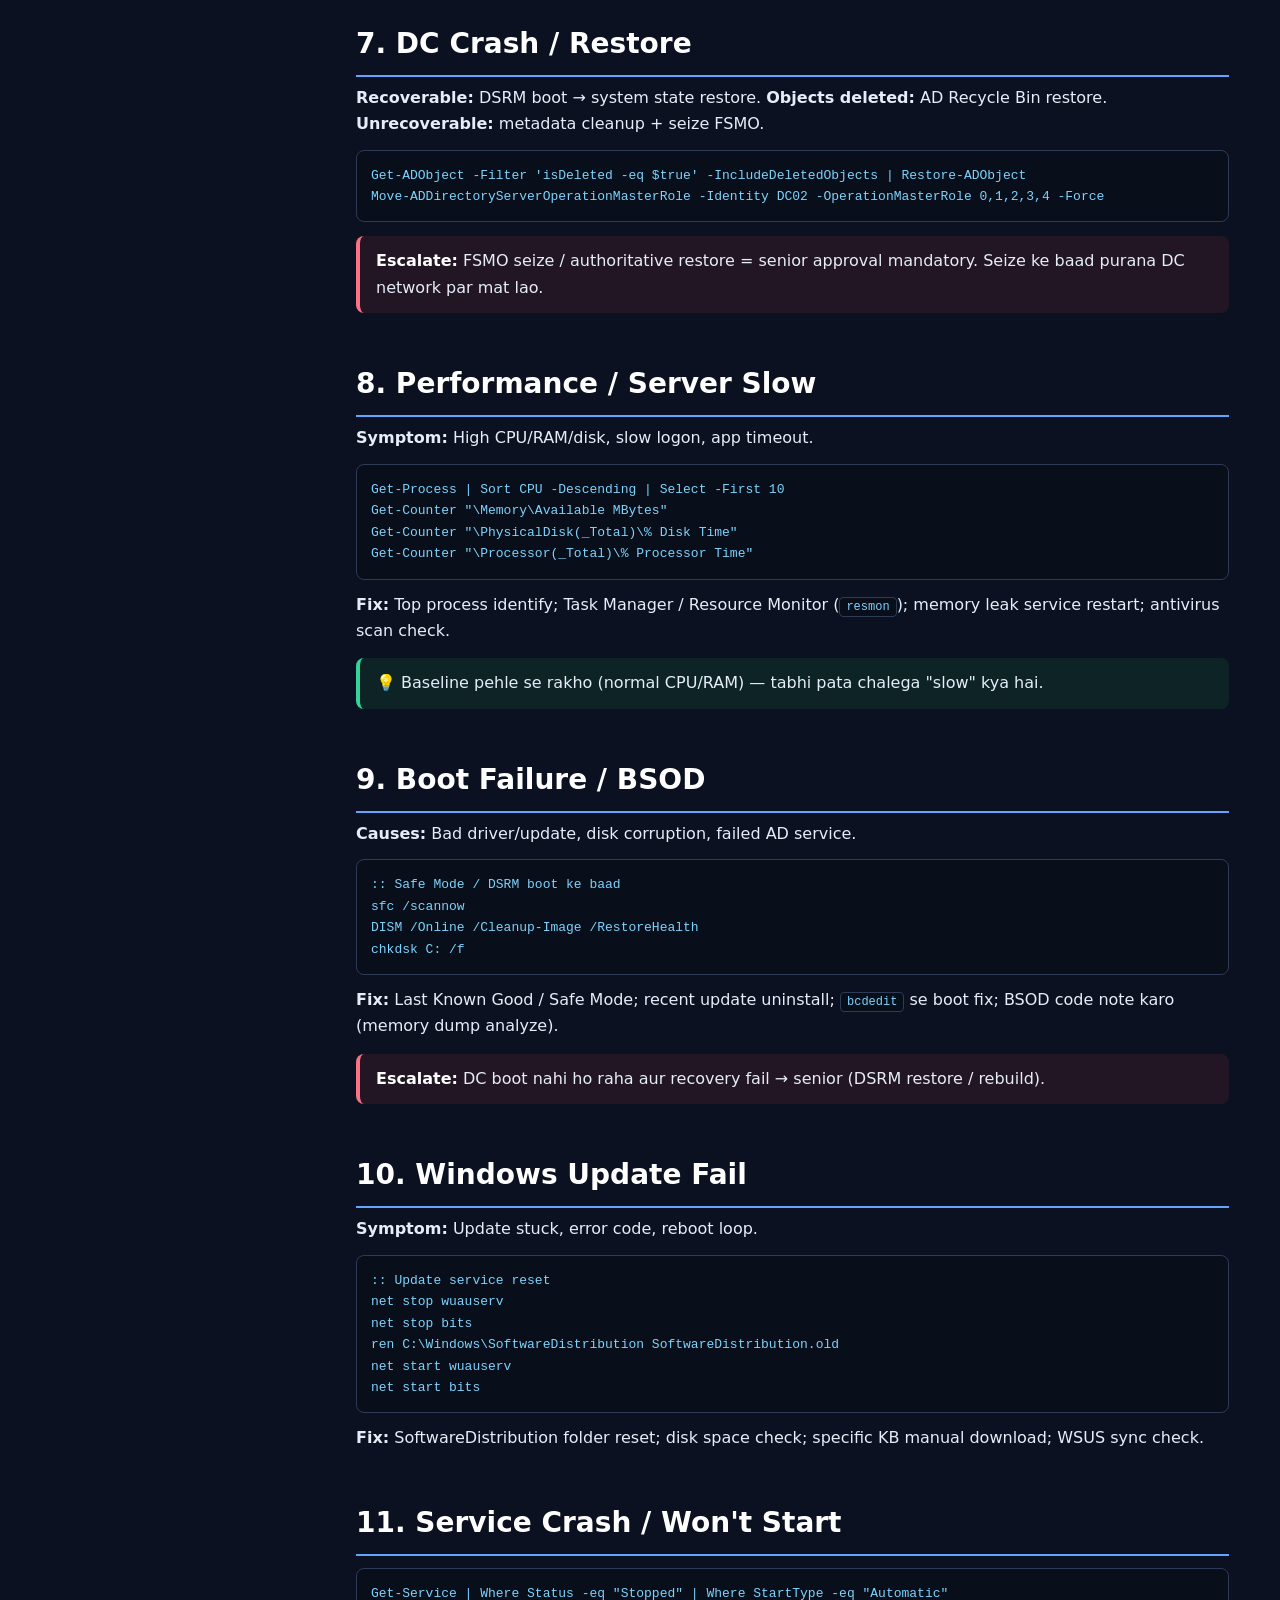
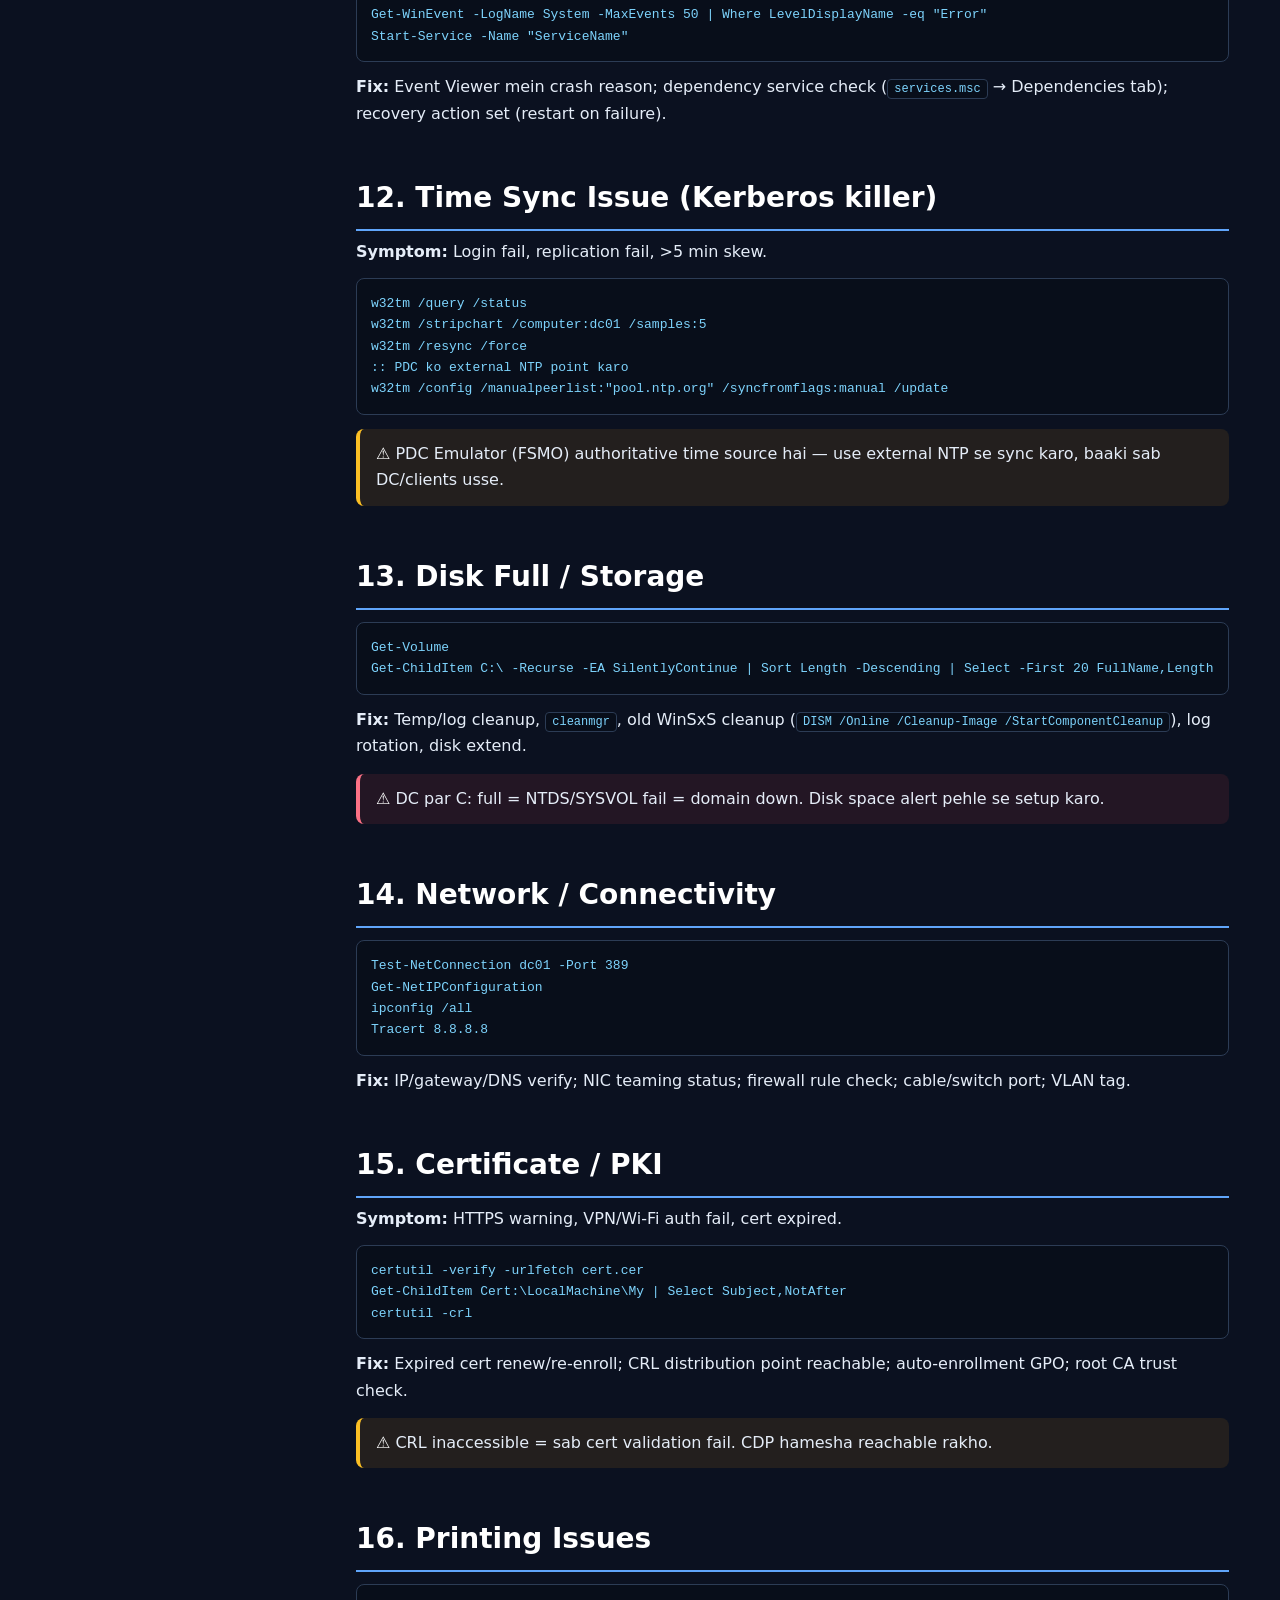
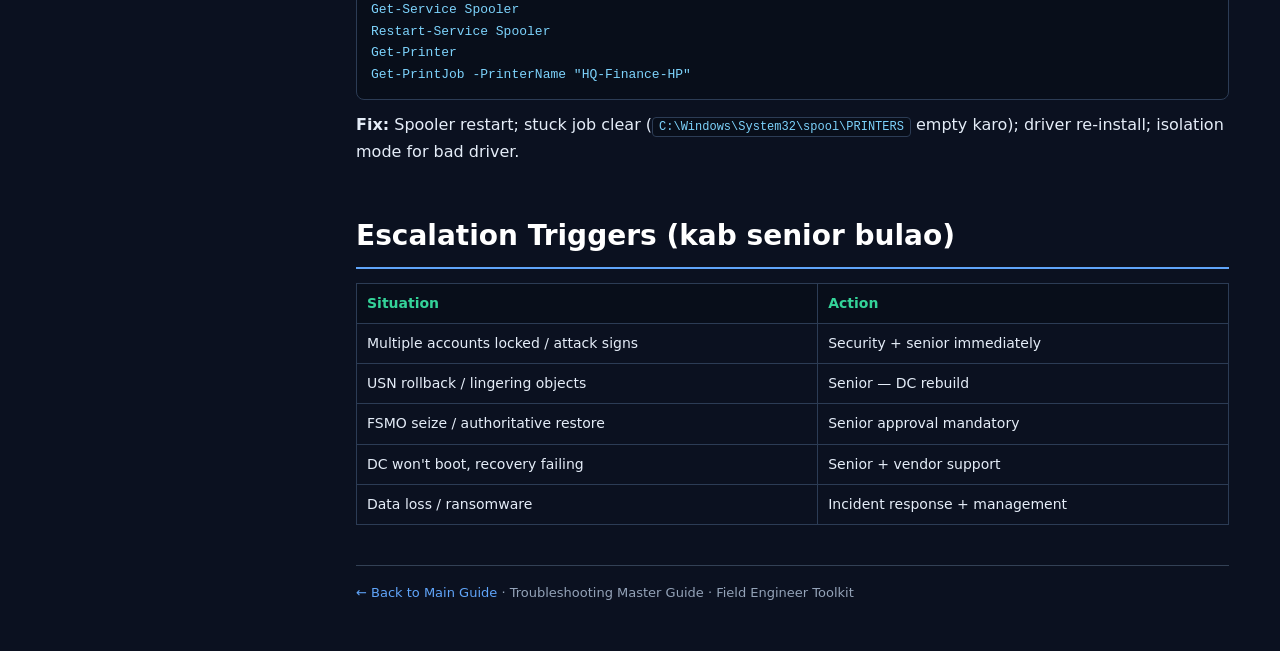
<file: windows-server-guide-main/windows-server-guide-main/public/gui-troubleshooting.html>
<!DOCTYPE html>
<html lang="en">
<head>
<meta charset="UTF-8">
<meta name="viewport" content="width=device-width, initial-scale=1.0">
<title>Troubleshooting Master Guide</title>
<link rel="stylesheet" href="gui-style.css">
<style>pre{background:var(--code);border:1px solid var(--border);border-radius:8px;padding:14px;overflow-x:auto;margin:12px 0}code{font-family:Consolas,monospace;font-size:13px;color:#7dd3fc}</style>
</head>
<body>
<div class="layout">
<nav class="sidebar">
<h1>Troubleshooting Master</h1>
<div class="sub">Symptom → Diagnose → Fix → Escalate</div>
<a class="back" href="index.html">← Back to Main Guide</a>
<div class="nav-group">GUI Guides</div>
<a class="nav" href="gui-lab-setup.html">🧪 Lab Setup (VirtualBox)</a>
<a class="nav" href="gui-setup.html">🗂️ AD + DHCP Setup</a>
<a class="nav" href="gui-dns.html">🌐 DNS Configuration</a>
<a class="nav" href="gui-fileserver.html">📁 File Server &amp; Shares</a>
<a class="nav" href="gui-users-gpo.html">👥 Users, OU &amp; Group Policy</a>
<a class="nav" href="gui-roles.html">⚙️ Print / Hyper-V / Backup / PKI</a>
<a class="nav" href="gui-troubleshooting.html">🔧 Troubleshooting Master Guide</a>
<div class="nav-group">Issues</div>
<a class="nav" href="#method">Troubleshooting Method</a>
<a class="nav" href="#login">1. Login / Authentication</a>
<a class="nav" href="#gpo">2. Group Policy</a>
<a class="nav" href="#dhcp">3. DHCP</a>
<a class="nav" href="#dns">4. DNS</a>
<a class="nav" href="#share">5. File / Share Access</a>
<a class="nav" href="#repl">6. AD Replication</a>
<a class="nav" href="#dcrestore">7. DC Crash / Restore</a>
<a class="nav" href="#perf">8. Performance / Slow</a>
<a class="nav" href="#boot">9. Boot / BSOD</a>
<a class="nav" href="#update">10. Windows Update</a>
<a class="nav" href="#service">11. Services Crash</a>
<a class="nav" href="#time">12. Time Sync</a>
<a class="nav" href="#disk">13. Disk Full / Storage</a>
<a class="nav" href="#net">14. Network / Connectivity</a>
<a class="nav" href="#cert">15. Certificate / PKI</a>
<a class="nav" href="#print">16. Printing</a>
</nav>
<main class="content">
<div class="hero"><h1>🔧 Troubleshooting Master Guide</h1><p>Windows Server ke common production issues — har ek ka symptom, diagnostic command, step-by-step fix, aur escalation trigger. Field engineer toolkit.</p></div>

<div class="box danger"><b>⚠️</b> Production par fix karne se pehle: snapshot lo, change window mein karo, console access ready rakho.</div>

<h2 class="section" id="method">Troubleshooting Method (har issue par lagao)</h2>
<p>Random commands mat chalao. Ye 5-step approach follow karo:</p>
<table>
<tr><th>Step</th><th>Kya karo</th></tr>
<tr><td>1. Define</td><td>Exact symptom + error message + Event ID note karo. "Kab se?" "Kya change hua?"</td></tr>
<tr><td>2. Scope</td><td>Ek user/server ya sab? Pattern dhoondo (ek site, ek VLAN, ek OU?)</td></tr>
<tr><td>3. Diagnose</td><td>Logs (Event Viewer) + diagnostic commands. Layer by layer (network → DNS → service → app)</td></tr>
<tr><td>4. Fix</td><td>Ek time par ek change. Test. Document.</td></tr>
<tr><td>5. Verify</td><td>Issue resolved confirm karo + side-effect check</td></tr>
</table>
<div class="box tip"><b>💡</b> Event Viewer (<kbd>eventvwr.msc</kbd>) sabse pehla dost hai. System + Application + Security logs check karo.</div>

<h2 class="section" id="login">1. Login / Authentication Issues</h2>
<p><b>Symptom:</b> User login nahi kar pa raha, "wrong password", account locked.</p>
<p><b>Causes:</b> Account locked/expired, password expired, time skew &gt;5 min (Kerberos fail), DC reachable nahi, group membership.</p>
<pre><code>Get-ADUser amit.sharma -Properties LockedOut,PasswordExpired,Enabled
Search-ADAccount -LockedOut
w32tm /stripchart /computer:dc01 /samples:3
klist
nltest /dsgetdc:corp.company.local</code></pre>
<p><b>Logs:</b> DC par Event <kbd>4625</kbd> (failed logon), <kbd>4740</kbd> (lockout). <b>Fix:</b> <kbd>Unlock-ADAccount amit.sharma</kbd>; time fix <kbd>w32tm /resync</kbd>.</p>
<div class="box danger"><b>Escalate:</b> Multiple users ek saath locked = possible brute-force attack → senior + security.</div>

<h2 class="section" id="gpo">2. Group Policy Not Applying</h2>
<p><b>Symptom:</b> Policy setting client par reflect nahi ho rahi.</p>
<p><b>Causes:</b> GPO not linked, security/WMI filtering, block inheritance, SYSVOL replication pending, client not domain-joined.</p>
<pre><code>gpupdate /force
gpresult /r
gpresult /h C:\gpo.html
repadmin /showrepl</code></pre>
<p><b>Fix:</b> GPMC → Scope tab → security filtering check; inheritance check; SYSVOL replicate confirm.</p>
<div class="box danger"><b>Escalate:</b> SYSVOL/DFSR replication broken across DCs → senior.</div>

<h2 class="section" id="dhcp">3. DHCP — IP Nahi Mil Rahi</h2>
<p><b>Causes:</b> Scope full, service stopped, server unauthorized, rogue DHCP, missing relay (ip-helper) on VLAN.</p>
<pre><code>Get-DhcpServerInDC
Get-DhcpServerv4ScopeStatistics
Get-Service DHCPServer
ipconfig /release; ipconfig /renew</code></pre>
<p><b>Fix:</b> Authorize server, scope extend, switch par <kbd>ip helper-address</kbd> check.</p>
<div class="box danger"><b>Escalate:</b> Rogue DHCP detected → network + security team.</div>

<h2 class="section" id="dns">4. DNS — Name Resolution Fail</h2>
<p><b>Causes:</b> Wrong DNS on client, stale records, forwarder down, zone not replicating.</p>
<pre><code>nslookup corp.company.local
Resolve-DnsName fs01.corp.company.local
dcdiag /test:dns
ipconfig /flushdns</code></pre>
<p><b>Fix:</b> Client DNS = DC IP; stale record delete; forwarder fix; scavenging review.</p>
<div class="box warn"><b>⚠️</b> Client ka DNS kabhi public (8.8.8.8) par mat rakho domain mein — DC ka IP hona chahiye.</div>

<h2 class="section" id="share">5. File / Share Access Denied</h2>
<p><b>Causes:</b> NTFS vs Share conflict (most restrictive wins), explicit Deny, group change (re-login needed), token bloat, ABE.</p>
<pre><code>whoami /groups
icacls "E:\Data\Finance"
net use \\FS01\Finance</code></pre>
<p><b>Fix:</b> Security → Advanced → <b>Effective Access</b> tab; re-login for fresh token; conflicting Deny remove.</p>
<div class="box danger"><b>Escalate:</b> Token size issue (user 1000+ groups mein) → AD group cleanup project.</div>

<h2 class="section" id="repl">6. AD Replication Fail</h2>
<p><b>Causes:</b> DNS fail (most common), time skew, firewall (RPC/135), KCC issue, USN rollback, lingering objects.</p>
<pre><code>repadmin /replsummary
repadmin /showrepl
dcdiag /test:replications
portqry -n dc02 -p both -e 135</code></pre>
<div class="box danger"><b>⚠️ USN rollback</b> (DC galat snapshot se restore) = replication permanently break → DC rebuild. Escalate immediately.</div>

<h2 class="section" id="dcrestore">7. DC Crash / Restore</h2>
<p><b>Recoverable:</b> DSRM boot → system state restore. <b>Objects deleted:</b> AD Recycle Bin restore. <b>Unrecoverable:</b> metadata cleanup + seize FSMO.</p>
<pre><code>Get-ADObject -Filter 'isDeleted -eq $true' -IncludeDeletedObjects | Restore-ADObject
Move-ADDirectoryServerOperationMasterRole -Identity DC02 -OperationMasterRole 0,1,2,3,4 -Force</code></pre>
<div class="box danger"><b>Escalate:</b> FSMO seize / authoritative restore = senior approval mandatory. Seize ke baad purana DC network par mat lao.</div>

<h2 class="section" id="perf">8. Performance / Server Slow</h2>
<p><b>Symptom:</b> High CPU/RAM/disk, slow logon, app timeout.</p>
<pre><code>Get-Process | Sort CPU -Descending | Select -First 10
Get-Counter "\Memory\Available MBytes"
Get-Counter "\PhysicalDisk(_Total)\% Disk Time"
Get-Counter "\Processor(_Total)\% Processor Time"</code></pre>
<p><b>Fix:</b> Top process identify; Task Manager / Resource Monitor (<kbd>resmon</kbd>); memory leak service restart; antivirus scan check.</p>
<div class="box tip"><b>💡</b> Baseline pehle se rakho (normal CPU/RAM) — tabhi pata chalega "slow" kya hai.</div>

<h2 class="section" id="boot">9. Boot Failure / BSOD</h2>
<p><b>Causes:</b> Bad driver/update, disk corruption, failed AD service.</p>
<pre><code>:: Safe Mode / DSRM boot ke baad
sfc /scannow
DISM /Online /Cleanup-Image /RestoreHealth
chkdsk C: /f</code></pre>
<p><b>Fix:</b> Last Known Good / Safe Mode; recent update uninstall; <kbd>bcdedit</kbd> se boot fix; BSOD code note karo (memory dump analyze).</p>
<div class="box danger"><b>Escalate:</b> DC boot nahi ho raha aur recovery fail → senior (DSRM restore / rebuild).</div>

<h2 class="section" id="update">10. Windows Update Fail</h2>
<p><b>Symptom:</b> Update stuck, error code, reboot loop.</p>
<pre><code>:: Update service reset
net stop wuauserv
net stop bits
ren C:\Windows\SoftwareDistribution SoftwareDistribution.old
net start wuauserv
net start bits</code></pre>
<p><b>Fix:</b> SoftwareDistribution folder reset; disk space check; specific KB manual download; WSUS sync check.</p>

<h2 class="section" id="service">11. Service Crash / Won't Start</h2>
<pre><code>Get-Service | Where Status -eq "Stopped" | Where StartType -eq "Automatic"
Get-WinEvent -LogName System -MaxEvents 50 | Where LevelDisplayName -eq "Error"
Start-Service -Name "ServiceName"</code></pre>
<p><b>Fix:</b> Event Viewer mein crash reason; dependency service check (<kbd>services.msc</kbd> → Dependencies tab); recovery action set (restart on failure).</p>

<h2 class="section" id="time">12. Time Sync Issue (Kerberos killer)</h2>
<p><b>Symptom:</b> Login fail, replication fail, &gt;5 min skew.</p>
<pre><code>w32tm /query /status
w32tm /stripchart /computer:dc01 /samples:5
w32tm /resync /force
:: PDC ko external NTP point karo
w32tm /config /manualpeerlist:"pool.ntp.org" /syncfromflags:manual /update</code></pre>
<div class="box warn"><b>⚠️</b> PDC Emulator (FSMO) authoritative time source hai — use external NTP se sync karo, baaki sab DC/clients usse.</div>

<h2 class="section" id="disk">13. Disk Full / Storage</h2>
<pre><code>Get-Volume
Get-ChildItem C:\ -Recurse -EA SilentlyContinue | Sort Length -Descending | Select -First 20 FullName,Length</code></pre>
<p><b>Fix:</b> Temp/log cleanup, <kbd>cleanmgr</kbd>, old WinSxS cleanup (<kbd>DISM /Online /Cleanup-Image /StartComponentCleanup</kbd>), log rotation, disk extend.</p>
<div class="box danger"><b>⚠️</b> DC par C: full = NTDS/SYSVOL fail = domain down. Disk space alert pehle se setup karo.</div>

<h2 class="section" id="net">14. Network / Connectivity</h2>
<pre><code>Test-NetConnection dc01 -Port 389
Get-NetIPConfiguration
ipconfig /all
Tracert 8.8.8.8</code></pre>
<p><b>Fix:</b> IP/gateway/DNS verify; NIC teaming status; firewall rule check; cable/switch port; VLAN tag.</p>

<h2 class="section" id="cert">15. Certificate / PKI</h2>
<p><b>Symptom:</b> HTTPS warning, VPN/Wi-Fi auth fail, cert expired.</p>
<pre><code>certutil -verify -urlfetch cert.cer
Get-ChildItem Cert:\LocalMachine\My | Select Subject,NotAfter
certutil -crl</code></pre>
<p><b>Fix:</b> Expired cert renew/re-enroll; CRL distribution point reachable; auto-enrollment GPO; root CA trust check.</p>
<div class="box warn"><b>⚠️</b> CRL inaccessible = sab cert validation fail. CDP hamesha reachable rakho.</div>

<h2 class="section" id="print">16. Printing Issues</h2>
<pre><code>Get-Service Spooler
Restart-Service Spooler
Get-Printer
Get-PrintJob -PrinterName "HQ-Finance-HP"</code></pre>
<p><b>Fix:</b> Spooler restart; stuck job clear (<kbd>C:\Windows\System32\spool\PRINTERS</kbd> empty karo); driver re-install; isolation mode for bad driver.</p>

<h2 class="section">Escalation Triggers (kab senior bulao)</h2>
<table>
<tr><th>Situation</th><th>Action</th></tr>
<tr><td>Multiple accounts locked / attack signs</td><td>Security + senior immediately</td></tr>
<tr><td>USN rollback / lingering objects</td><td>Senior — DC rebuild</td></tr>
<tr><td>FSMO seize / authoritative restore</td><td>Senior approval mandatory</td></tr>
<tr><td>DC won't boot, recovery failing</td><td>Senior + vendor support</td></tr>
<tr><td>Data loss / ransomware</td><td>Incident response + management</td></tr>
</table>
<p style="margin-top:40px;color:#94a3b8;font-size:13px;border-top:1px solid #334155;padding-top:16px"><a href="index.html">← Back to Main Guide</a> · Troubleshooting Master Guide · Field Engineer Toolkit</p>
</main>
</div>
</body>
</html>
</file>
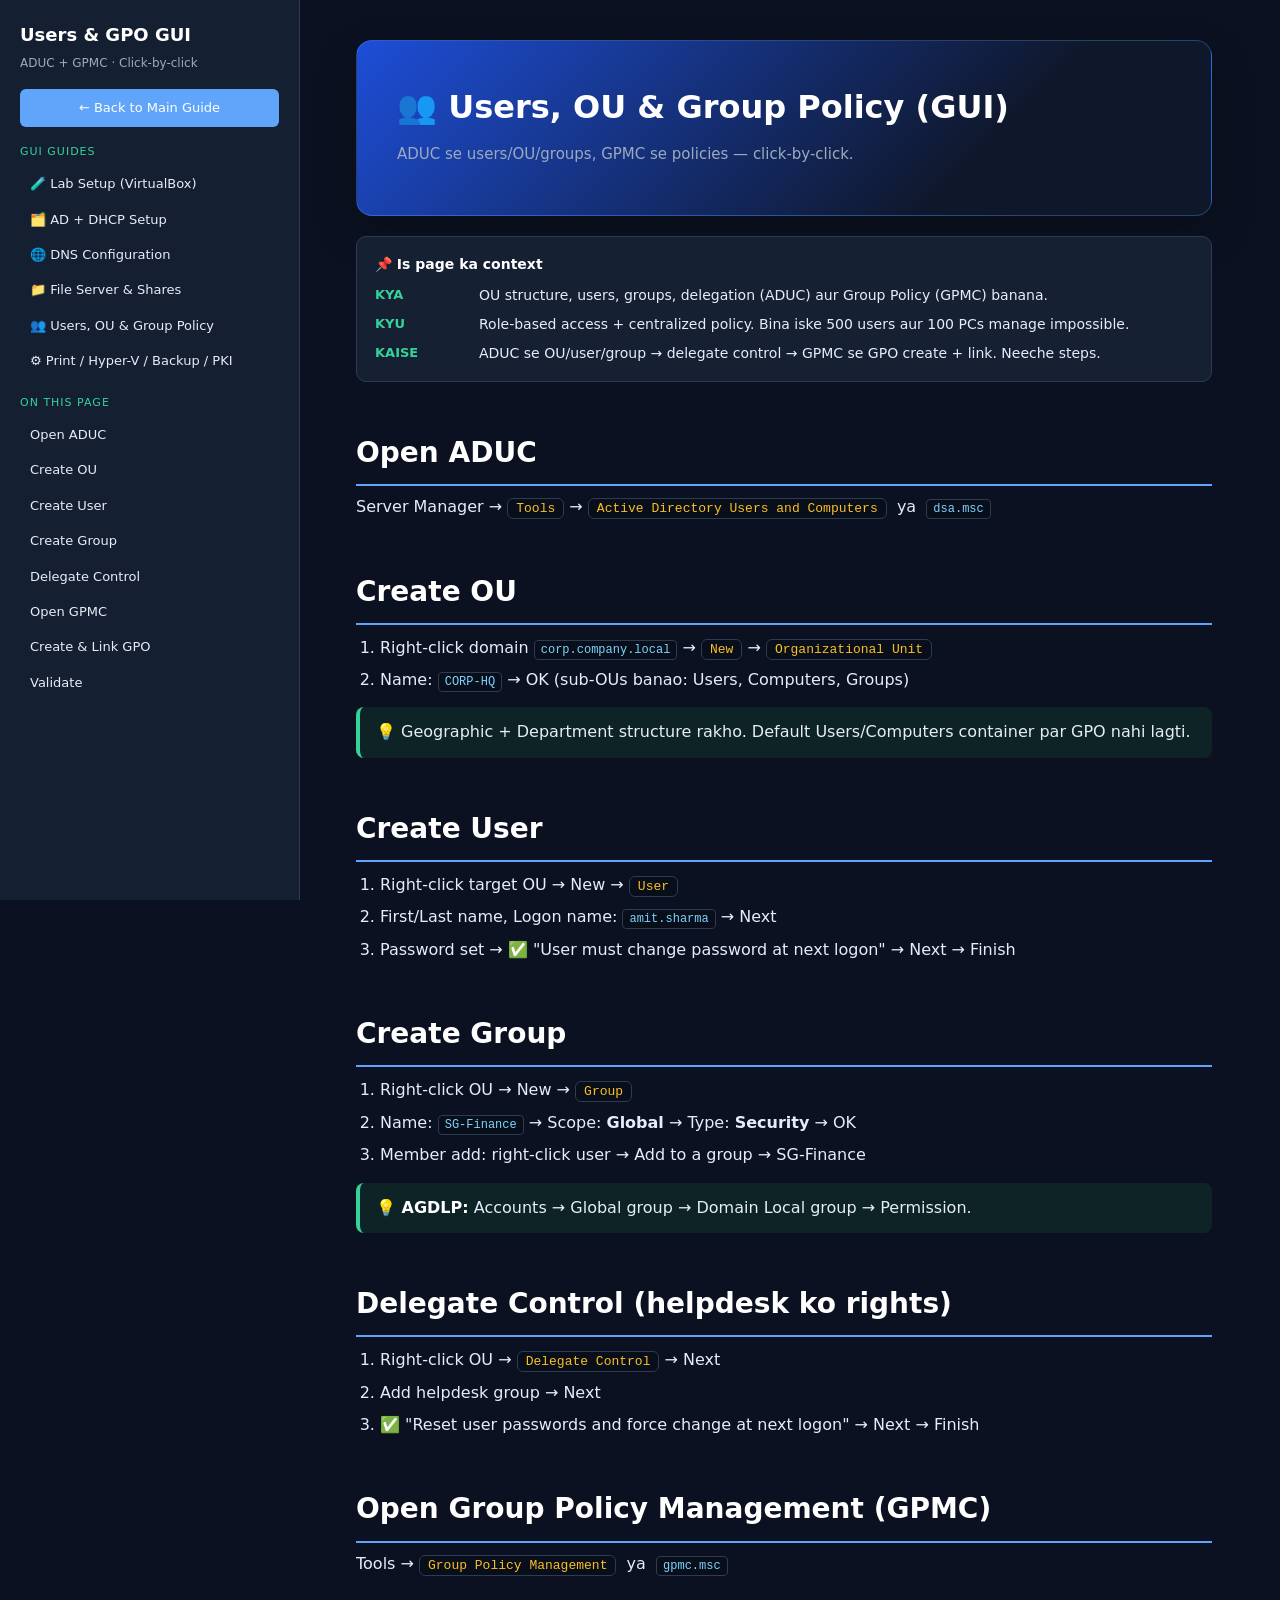
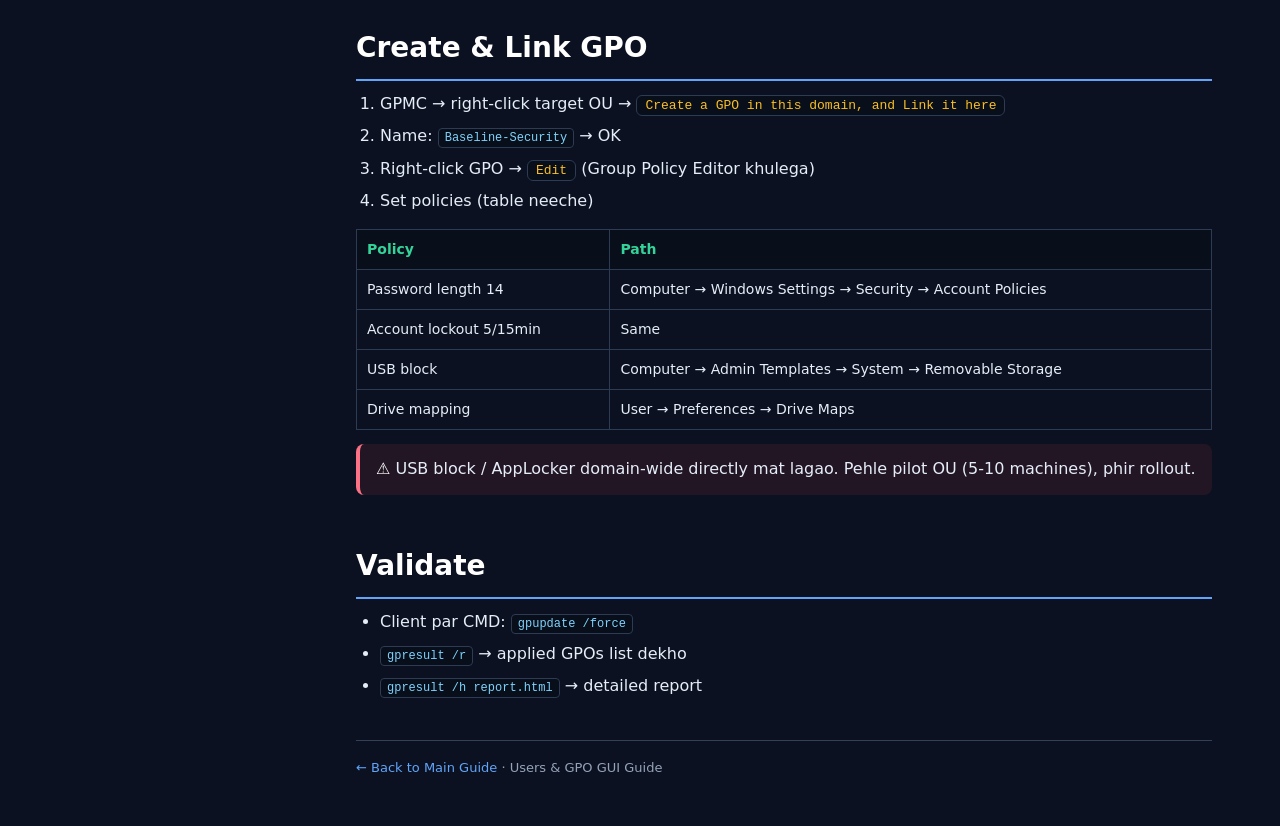
<file: windows-server-guide-main/windows-server-guide-main/public/gui-users-gpo.html>
<!DOCTYPE html>
<html lang="en">
<head>
<meta charset="UTF-8">
<meta name="viewport" content="width=device-width, initial-scale=1.0">
<title>GUI Guide — Users, OU &amp; Group Policy</title>
<link rel="stylesheet" href="gui-style.css">
</head>
<body>
<div class="layout">
<nav class="sidebar">
<h1>Users &amp; GPO GUI</h1>
<div class="sub">ADUC + GPMC · Click-by-click</div>
<a class="back" href="index.html">← Back to Main Guide</a>
<div class="nav-group">GUI Guides</div>
<a class="nav" href="gui-lab-setup.html">🧪 Lab Setup (VirtualBox)</a>
<a class="nav" href="gui-setup.html">🗂️ AD + DHCP Setup</a>
<a class="nav" href="gui-dns.html">🌐 DNS Configuration</a>
<a class="nav" href="gui-fileserver.html">📁 File Server &amp; Shares</a>
<a class="nav" href="gui-users-gpo.html">👥 Users, OU &amp; Group Policy</a>
<a class="nav" href="gui-roles.html">⚙️ Print / Hyper-V / Backup / PKI</a>
<div class="nav-group">On This Page</div>
<a class="nav" href="#aduc">Open ADUC</a>
<a class="nav" href="#ou">Create OU</a>
<a class="nav" href="#user">Create User</a>
<a class="nav" href="#group">Create Group</a>
<a class="nav" href="#deleg">Delegate Control</a>
<a class="nav" href="#gpmc">Open GPMC</a>
<a class="nav" href="#gpo">Create &amp; Link GPO</a>
<a class="nav" href="#val">Validate</a>
</nav>
<main class="content">
<div class="hero"><h1>👥 Users, OU &amp; Group Policy (GUI)</h1><p>ADUC se users/OU/groups, GPMC se policies — click-by-click.</p></div>
<div class="kqk"><div class="hd">📌 Is page ka context</div><div class="lbl">KYA</div><div class="txt">OU structure, users, groups, delegation (ADUC) aur Group Policy (GPMC) banana.</div><div class="lbl">KYU</div><div class="txt">Role-based access + centralized policy. Bina iske 500 users aur 100 PCs manage impossible.</div><div class="lbl">KAISE</div><div class="txt">ADUC se OU/user/group → delegate control → GPMC se GPO create + link. Neeche steps.</div></div>

<h2 class="section" id="aduc">Open ADUC</h2>
<p>Server Manager → <span class="click">Tools</span> → <span class="click">Active Directory Users and Computers</span> &nbsp;ya&nbsp; <kbd>dsa.msc</kbd></p>

<h2 class="section" id="ou">Create OU</h2>
<ol>
<li>Right-click domain <kbd>corp.company.local</kbd> → <span class="click">New</span> → <span class="click">Organizational Unit</span></li>
<li>Name: <kbd>CORP-HQ</kbd> → OK (sub-OUs banao: Users, Computers, Groups)</li>
</ol>
<div class="box tip"><b>💡</b> Geographic + Department structure rakho. Default Users/Computers container par GPO nahi lagti.</div>

<h2 class="section" id="user">Create User</h2>
<ol>
<li>Right-click target OU → New → <span class="click">User</span></li>
<li>First/Last name, Logon name: <kbd>amit.sharma</kbd> → Next</li>
<li>Password set → ✅ "User must change password at next logon" → Next → Finish</li>
</ol>

<h2 class="section" id="group">Create Group</h2>
<ol>
<li>Right-click OU → New → <span class="click">Group</span></li>
<li>Name: <kbd>SG-Finance</kbd> → Scope: <b>Global</b> → Type: <b>Security</b> → OK</li>
<li>Member add: right-click user → Add to a group → SG-Finance</li>
</ol>
<div class="box tip"><b>💡 AGDLP:</b> Accounts → Global group → Domain Local group → Permission.</div>

<h2 class="section" id="deleg">Delegate Control (helpdesk ko rights)</h2>
<ol>
<li>Right-click OU → <span class="click">Delegate Control</span> → Next</li>
<li>Add helpdesk group → Next</li>
<li>✅ "Reset user passwords and force change at next logon" → Next → Finish</li>
</ol>

<h2 class="section" id="gpmc">Open Group Policy Management (GPMC)</h2>
<p>Tools → <span class="click">Group Policy Management</span> &nbsp;ya&nbsp; <kbd>gpmc.msc</kbd></p>

<h2 class="section" id="gpo">Create &amp; Link GPO</h2>
<ol>
<li>GPMC → right-click target OU → <span class="click">Create a GPO in this domain, and Link it here</span></li>
<li>Name: <kbd>Baseline-Security</kbd> → OK</li>
<li>Right-click GPO → <span class="click">Edit</span> (Group Policy Editor khulega)</li>
<li>Set policies (table neeche)</li>
</ol>
<table>
<tr><th>Policy</th><th>Path</th></tr>
<tr><td>Password length 14</td><td>Computer → Windows Settings → Security → Account Policies</td></tr>
<tr><td>Account lockout 5/15min</td><td>Same</td></tr>
<tr><td>USB block</td><td>Computer → Admin Templates → System → Removable Storage</td></tr>
<tr><td>Drive mapping</td><td>User → Preferences → Drive Maps</td></tr>
</table>
<div class="box danger"><b>⚠️</b> USB block / AppLocker domain-wide directly mat lagao. Pehle pilot OU (5-10 machines), phir rollout.</div>

<h2 class="section" id="val">Validate</h2>
<ul>
<li>Client par CMD: <kbd>gpupdate /force</kbd></li>
<li><kbd>gpresult /r</kbd> → applied GPOs list dekho</li>
<li><kbd>gpresult /h report.html</kbd> → detailed report</li>
</ul>
<p style="margin-top:40px;color:#94a3b8;font-size:13px;border-top:1px solid #334155;padding-top:16px"><a href="index.html">← Back to Main Guide</a> · Users &amp; GPO GUI Guide</p>
</main>
</div>
</body>
</html>
</file>
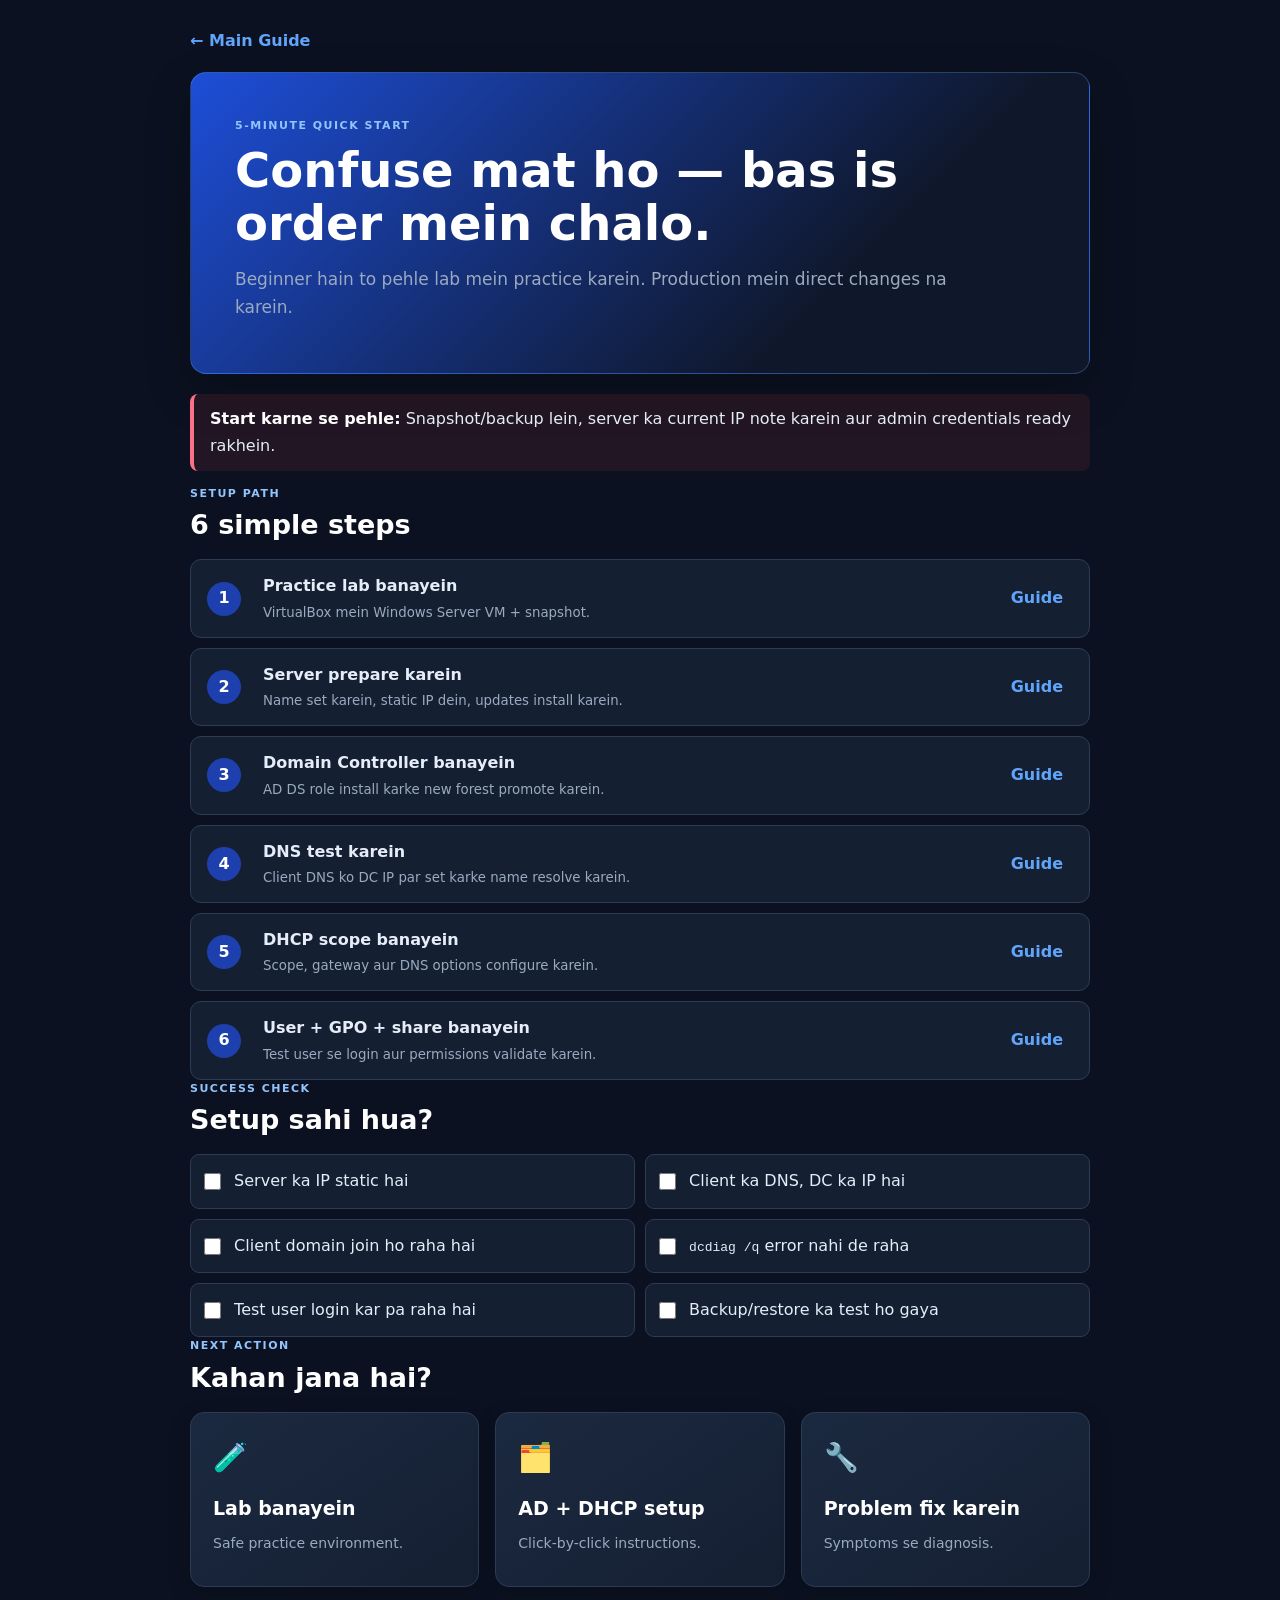
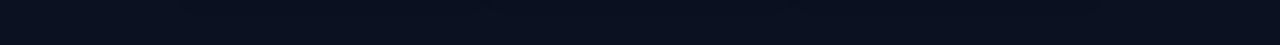
<file: windows-server-guide-main/windows-server-guide-main/public/quickstart.html>
<!DOCTYPE html>
<html lang="hi-Latn">
<head>
  <meta charset="utf-8">
  <meta name="viewport" content="width=device-width,initial-scale=1">
  <meta name="description" content="Windows Server beginner ke liye 5-minute setup path.">
  <title>5-Minute Quick Start — Windows Server</title>
  <link rel="stylesheet" href="gui-style.css">
</head>
<body class="standalone-page">
  <a class="skip-link" href="#main-content">Main content par jao</a>
  <main class="standalone-content" id="main-content">
    <a class="back-link" href="index.html">← Main Guide</a>
    <header class="hero compact-hero">
      <span class="eyebrow">5-MINUTE QUICK START</span>
      <h1>Confuse mat ho — bas is order mein chalo.</h1>
      <p>Beginner hain to pehle lab mein practice karein. Production mein direct changes na karein.</p>
    </header>

    <div class="box danger"><b>Start karne se pehle:</b> Snapshot/backup lein, server ka current IP note karein aur admin credentials ready rakhein.</div>

    <section>
      <div class="section-heading"><div><span class="eyebrow">SETUP PATH</span><h2>6 simple steps</h2></div></div>
      <ol class="learning-path">
        <li><span class="step-number">1</span><div><b>Practice lab banayein</b><small>VirtualBox mein Windows Server VM + snapshot.</small></div><a href="gui-lab-setup.html">Guide</a></li>
        <li><span class="step-number">2</span><div><b>Server prepare karein</b><small>Name set karein, static IP dein, updates install karein.</small></div><a href="gui-setup.html#prep">Guide</a></li>
        <li><span class="step-number">3</span><div><b>Domain Controller banayein</b><small>AD DS role install karke new forest promote karein.</small></div><a href="gui-setup.html#ad1">Guide</a></li>
        <li><span class="step-number">4</span><div><b>DNS test karein</b><small>Client DNS ko DC IP par set karke name resolve karein.</small></div><a href="gui-dns.html#val">Guide</a></li>
        <li><span class="step-number">5</span><div><b>DHCP scope banayein</b><small>Scope, gateway aur DNS options configure karein.</small></div><a href="gui-setup.html#dhcp3">Guide</a></li>
        <li><span class="step-number">6</span><div><b>User + GPO + share banayein</b><small>Test user se login aur permissions validate karein.</small></div><a href="gui-users-gpo.html">Guide</a></li>
      </ol>
    </section>

    <section>
      <div class="section-heading"><div><span class="eyebrow">SUCCESS CHECK</span><h2>Setup sahi hua?</h2></div></div>
      <div class="checklist">
        <label><input type="checkbox"> Server ka IP static hai</label>
        <label><input type="checkbox"> Client ka DNS, DC ka IP hai</label>
        <label><input type="checkbox"> Client domain join ho raha hai</label>
        <label><input type="checkbox"> <code>dcdiag /q</code> error nahi de raha</label>
        <label><input type="checkbox"> Test user login kar pa raha hai</label>
        <label><input type="checkbox"> Backup/restore ka test ho gaya</label>
      </div>
    </section>

    <section>
      <div class="section-heading"><div><span class="eyebrow">NEXT ACTION</span><h2>Kahan jana hai?</h2></div></div>
      <div class="card-grid quick-actions">
        <a class="action-card link-card" href="gui-lab-setup.html"><span class="card-icon">🧪</span><h3>Lab banayein</h3><p>Safe practice environment.</p></a>
        <a class="action-card link-card" href="gui-setup.html"><span class="card-icon">🗂️</span><h3>AD + DHCP setup</h3><p>Click-by-click instructions.</p></a>
        <a class="action-card link-card" href="gui-troubleshooting.html"><span class="card-icon">🔧</span><h3>Problem fix karein</h3><p>Symptoms se diagnosis.</p></a>
      </div>
    </section>
  </main>
</body>
</html>
</file>
<file: windows-server-guide-main/windows-server-guide-main/public/gui-style.css>
:root{--bg:#0b1120;--panel:#151f32;--panel-soft:#1b2940;--accent:#60a5fa;--accent-strong:#2563eb;--accent2:#34d399;--warn:#fbbf24;--danger:#fb7185;--text:#e5edf8;--muted:#9aaac0;--code:#080e1a;--border:#2c3c55;--shadow:0 18px 45px rgba(0,0,0,.22)}
*{box-sizing:border-box;margin:0;padding:0}
body{font-family:'Segoe UI',system-ui,sans-serif;background:var(--bg);color:var(--text);line-height:1.65}
a{color:var(--accent);text-decoration:none}
a:hover{text-decoration:underline}
a:focus-visible,button:focus-visible,input:focus-visible{outline:3px solid var(--warn);outline-offset:3px}
.layout{display:flex;min-height:100vh}
.sidebar{width:300px;background:var(--panel);border-right:1px solid var(--border);position:fixed;top:0;bottom:0;overflow-y:auto;padding:20px}
.sidebar h1{font-size:18px;color:#fff;margin-bottom:4px}
.sidebar .sub{font-size:12px;color:var(--muted);margin-bottom:16px}
.nav-group{font-size:11px;text-transform:uppercase;letter-spacing:1px;color:var(--accent2);margin:16px 0 6px}
.sidebar a.nav{display:block;padding:6px 10px;border-radius:6px;color:var(--text);font-size:13px;margin-bottom:2px}
.sidebar a.nav:hover{background:var(--bg);text-decoration:none}
.sidebar a.back{display:block;padding:8px 10px;border-radius:6px;background:var(--accent);color:#fff;font-size:13px;margin-bottom:12px;text-align:center}
.content{margin-left:300px;padding:40px 56px;max-width:1100px}
h2.section{font-size:28px;color:#fff;margin:48px 0 8px;padding-bottom:8px;border-bottom:2px solid var(--accent)}
h3.step{font-size:20px;color:#fff;margin:32px 0 10px}
h4{font-size:15px;color:var(--accent2);margin:18px 0 6px;text-transform:uppercase;letter-spacing:.5px}
p{margin:8px 0;color:var(--text)}
ol,ul{margin:10px 0 10px 24px}
li{margin:6px 0}
kbd{background:var(--code);border:1px solid var(--border);border-radius:4px;padding:2px 6px;font-family:monospace;font-size:12px;color:#7dd3fc}
table{width:100%;border-collapse:collapse;margin:14px 0;font-size:14px}
th,td{border:1px solid var(--border);padding:8px 10px;text-align:left}
th{background:var(--code);color:var(--accent2)}
.box{border-radius:8px;padding:12px 16px;margin:14px 0;border-left:4px solid}
.warn{background:rgba(245,158,11,.1);border-color:var(--warn)}
.tip{background:rgba(34,197,94,.1);border-color:var(--accent2)}
.danger{background:rgba(239,68,68,.1);border-color:var(--danger)}
.box b{color:#fff}
.kqk{background:#162033;border:1px solid var(--border);border-radius:10px;padding:16px 18px;margin:16px 0;display:grid;grid-template-columns:90px 1fr;gap:6px 14px}
.kqk .lbl{color:var(--accent2);font-weight:bold;font-size:13px}
.kqk .txt{color:var(--text);font-size:14px}
.kqk .hd{grid-column:1/3;color:#fff;font-weight:bold;font-size:14px;margin-bottom:2px}
.hero{background:linear-gradient(135deg,#1d4ed8,#0f172a 72%);padding:40px;border:1px solid rgba(96,165,250,.3);border-radius:16px;margin-bottom:20px;box-shadow:var(--shadow)}
.hero h1{font-size:32px;color:#fff}
.hero p{color:var(--muted);font-size:15px}
.click{background:var(--code);border:1px solid var(--border);border-radius:6px;padding:2px 8px;color:#fbbf24;font-size:13px;font-family:monospace}
.skip-link{position:fixed;left:16px;top:-80px;z-index:1000;background:#fff;color:#111827;padding:10px 16px;border-radius:8px;font-weight:700}
.skip-link:focus{top:16px}
.sr-only{position:absolute;width:1px;height:1px;padding:0;margin:-1px;overflow:hidden;clip:rect(0,0,0,0);white-space:nowrap;border:0}
.search{width:100%;padding:11px 12px;border-radius:8px;border:1px solid var(--border);background:var(--code);color:var(--text);margin-bottom:14px;font:inherit;font-size:13px}
.menu-toggle{display:none;position:fixed;right:16px;top:14px;z-index:1001;border:1px solid var(--border);background:var(--panel);color:#fff;padding:9px 13px;border-radius:8px;font-weight:700}
.dashboard{max-width:1240px}
.compact-hero{padding:44px}
.compact-hero h1{font-size:clamp(30px,5vw,48px);max-width:760px;line-height:1.12;margin:8px 0 14px}
.compact-hero p{font-size:17px;max-width:760px}
.eyebrow{display:block;color:#93c5fd;font-size:11px;font-weight:800;letter-spacing:1.5px;margin-bottom:6px}
.hero-actions{display:flex;gap:10px;flex-wrap:wrap;margin-top:24px}
.button{display:inline-flex;align-items:center;justify-content:center;padding:10px 16px;border-radius:8px;border:1px solid transparent;font-weight:700;cursor:pointer;font:inherit}
.button:hover{text-decoration:none;transform:translateY(-1px)}
.button.primary{background:#fff;color:#172554}
.button.secondary{background:transparent;border-color:#7092c5;color:#fff}
.search-section{scroll-margin-top:24px;margin:54px 0}
.section-heading{display:flex;justify-content:space-between;align-items:end;gap:24px;margin-bottom:18px}
.section-heading h2{font-size:27px;color:#fff;line-height:1.2}
.section-heading p{max-width:470px;color:var(--muted)}
.card-grid{display:grid;grid-template-columns:repeat(3,minmax(0,1fr));gap:16px}
.action-card{position:relative;background:linear-gradient(145deg,var(--panel-soft),var(--panel));border:1px solid var(--border);border-radius:14px;padding:22px;box-shadow:0 8px 24px rgba(0,0,0,.14)}
.action-card:hover{border-color:#4f79ad;transform:translateY(-2px);transition:.2s ease}
.action-card h3{font-size:19px;color:#fff;margin:12px 0 7px}
.action-card p{color:var(--muted);font-size:14px}
.card-icon{font-size:28px;display:block}
.badge{display:inline-block;margin-top:14px;padding:3px 8px;border-radius:99px;font-size:10px;font-weight:800;letter-spacing:.8px}
.badge.beginner{color:#6ee7b7;background:rgba(16,185,129,.14)}
.badge.setup{color:#93c5fd;background:rgba(59,130,246,.15)}
.badge.issue{color:#fda4af;background:rgba(244,63,94,.14)}
.card-link{display:inline-block;margin-top:14px;font-weight:700}
.learning-path{list-style:none;margin:0;display:grid;gap:10px}
.learning-path li{display:grid;grid-template-columns:42px 1fr auto;align-items:center;gap:14px;background:var(--panel);border:1px solid var(--border);border-radius:11px;padding:13px 16px;margin:0}
.learning-path small{display:block;color:var(--muted);margin-top:2px}
.learning-path li>a{font-weight:700;padding:6px 10px}
.step-number{display:grid;place-items:center;width:34px;height:34px;border-radius:50%;background:#1e40af;color:#fff;font-weight:800}
.rule-grid{display:grid;grid-template-columns:repeat(3,minmax(0,1fr));gap:12px}
.mini-card{background:var(--panel);border:1px solid var(--border);border-radius:10px;padding:15px}
.mini-card b,.mini-card span{display:block}
.mini-card b{color:#fff;margin-bottom:5px}
.mini-card span{color:var(--muted);font-size:13px}
.table-wrap{width:100%;overflow-x:auto;border-radius:12px}
.cheat-table{margin:0;background:var(--panel)}
.cheat-table th{white-space:nowrap}
.cheat-table code{white-space:nowrap}
.trouble-grid{display:grid;grid-template-columns:repeat(2,minmax(0,1fr));gap:12px}
.trouble-card{display:grid;grid-template-columns:1fr auto;gap:7px 14px;background:var(--panel);border:1px solid var(--border);border-radius:11px;padding:17px}
.trouble-card h3{font-size:17px;color:#fff;grid-column:1/3}
.trouble-card p{font-size:13px;color:var(--muted);grid-column:1/3}
.trouble-card code{overflow-wrap:anywhere}
.trouble-card a{font-weight:700;font-size:13px}
.text-link{font-weight:700;white-space:nowrap}
.escalation{display:grid;grid-template-columns:.7fr 1.3fr;gap:28px;padding:24px}
.escalation h2{font-size:24px}
.escalation ul{margin:0 0 0 20px}
.no-results{text-align:center;padding:60px 20px;background:var(--panel);border:1px dashed var(--border);border-radius:14px}
.site-footer{display:flex;justify-content:space-between;gap:20px;border-top:1px solid var(--border);padding:24px 0 10px;color:var(--muted);font-size:13px}
.standalone-page{padding:28px}
.standalone-content{max-width:900px;margin:auto}
.standalone-content.wide{max-width:1180px}
.back-link{display:inline-block;margin-bottom:18px;font-weight:700}
.checklist{display:grid;grid-template-columns:repeat(2,minmax(0,1fr));gap:10px}
.checklist label{background:var(--panel);border:1px solid var(--border);border-radius:9px;padding:13px;cursor:pointer}
.checklist input{accent-color:var(--accent2);margin-right:8px;width:17px;height:17px;vertical-align:middle}
.quick-actions{margin-bottom:30px}
.link-card{display:block;color:var(--text)}
.link-card:hover{text-decoration:none}
.cheat-header{display:flex;justify-content:space-between;align-items:end;gap:24px;margin-bottom:24px}
.cheat-header h1{font-size:clamp(30px,5vw,46px);line-height:1.1;color:#fff;margin:4px 0 8px}
.cheat-columns{display:grid;grid-template-columns:repeat(2,minmax(0,1fr));gap:14px}
.cheat-panel{break-inside:avoid;background:var(--panel);border:1px solid var(--border);border-radius:12px;padding:18px}
.cheat-panel h2{font-size:18px;color:#fff;margin-bottom:12px}
.danger-panel{border-color:rgba(251,113,133,.6);background:rgba(127,29,29,.18)}
.tight-list{margin:0 0 0 20px}
.tight-list li{font-size:13px;margin:4px 0}
.command-list{display:grid;gap:9px}
.command-list>div{display:grid;grid-template-columns:130px 1fr;align-items:center;gap:10px;border-top:1px solid var(--border);padding-top:9px}
.command-list>div:first-child{border-top:0;padding-top:0}
.command-list dt{font-size:13px;color:var(--muted)}
.command-list dd{min-width:0}
.command-list code{display:block;background:var(--code);border-radius:5px;padding:5px 7px;overflow-x:auto;white-space:nowrap}
.if-then{margin:24px 0}
.if-then h2{margin-bottom:12px}

@media(max-width:1000px){
  .card-grid,.rule-grid{grid-template-columns:repeat(2,minmax(0,1fr))}
}
@media(max-width:800px){
  .menu-toggle{display:block}
  .sidebar{display:none;position:fixed;width:min(320px,88vw);z-index:1000;box-shadow:20px 0 50px rgba(0,0,0,.45)}
  .sidebar.is-open{display:block}
  .content{margin-left:0;padding:76px 20px 24px}
  .standalone-page{padding:18px}
  .standalone-content{padding-top:18px}
  .section-heading,.cheat-header{align-items:start;flex-direction:column}
  .compact-hero{padding:30px 24px}
  .card-grid,.rule-grid,.trouble-grid,.cheat-columns,.checklist{grid-template-columns:1fr}
  .escalation{grid-template-columns:1fr}
}
@media(max-width:520px){
  .learning-path li{grid-template-columns:38px 1fr}
  .learning-path li>a{grid-column:2}
  .trouble-card{grid-template-columns:1fr}
  .trouble-card h3,.trouble-card p{grid-column:1}
  .command-list>div{grid-template-columns:1fr}
  .site-footer{display:block}
}
@media print{
  :root{--bg:#fff;--panel:#fff;--text:#111827;--muted:#374151;--code:#f3f4f6;--border:#9ca3af}
  body{background:#fff;color:#111827;font-size:11px;padding:0}
  .back-link,.print-button,.skip-link{display:none!important}
  .standalone-content.wide{max-width:none}
  .cheat-header{margin-bottom:12px}
  .cheat-header h1{color:#111827;font-size:28px}
  .cheat-columns{gap:8px}
  .cheat-panel{padding:10px;border-color:#9ca3af}
  .cheat-panel h2{color:#111827;margin-bottom:7px}
  .command-list{gap:5px}
  .command-list>div{padding-top:5px}
  code{color:#1d4ed8}
  a{color:#111827}
}
</file>
